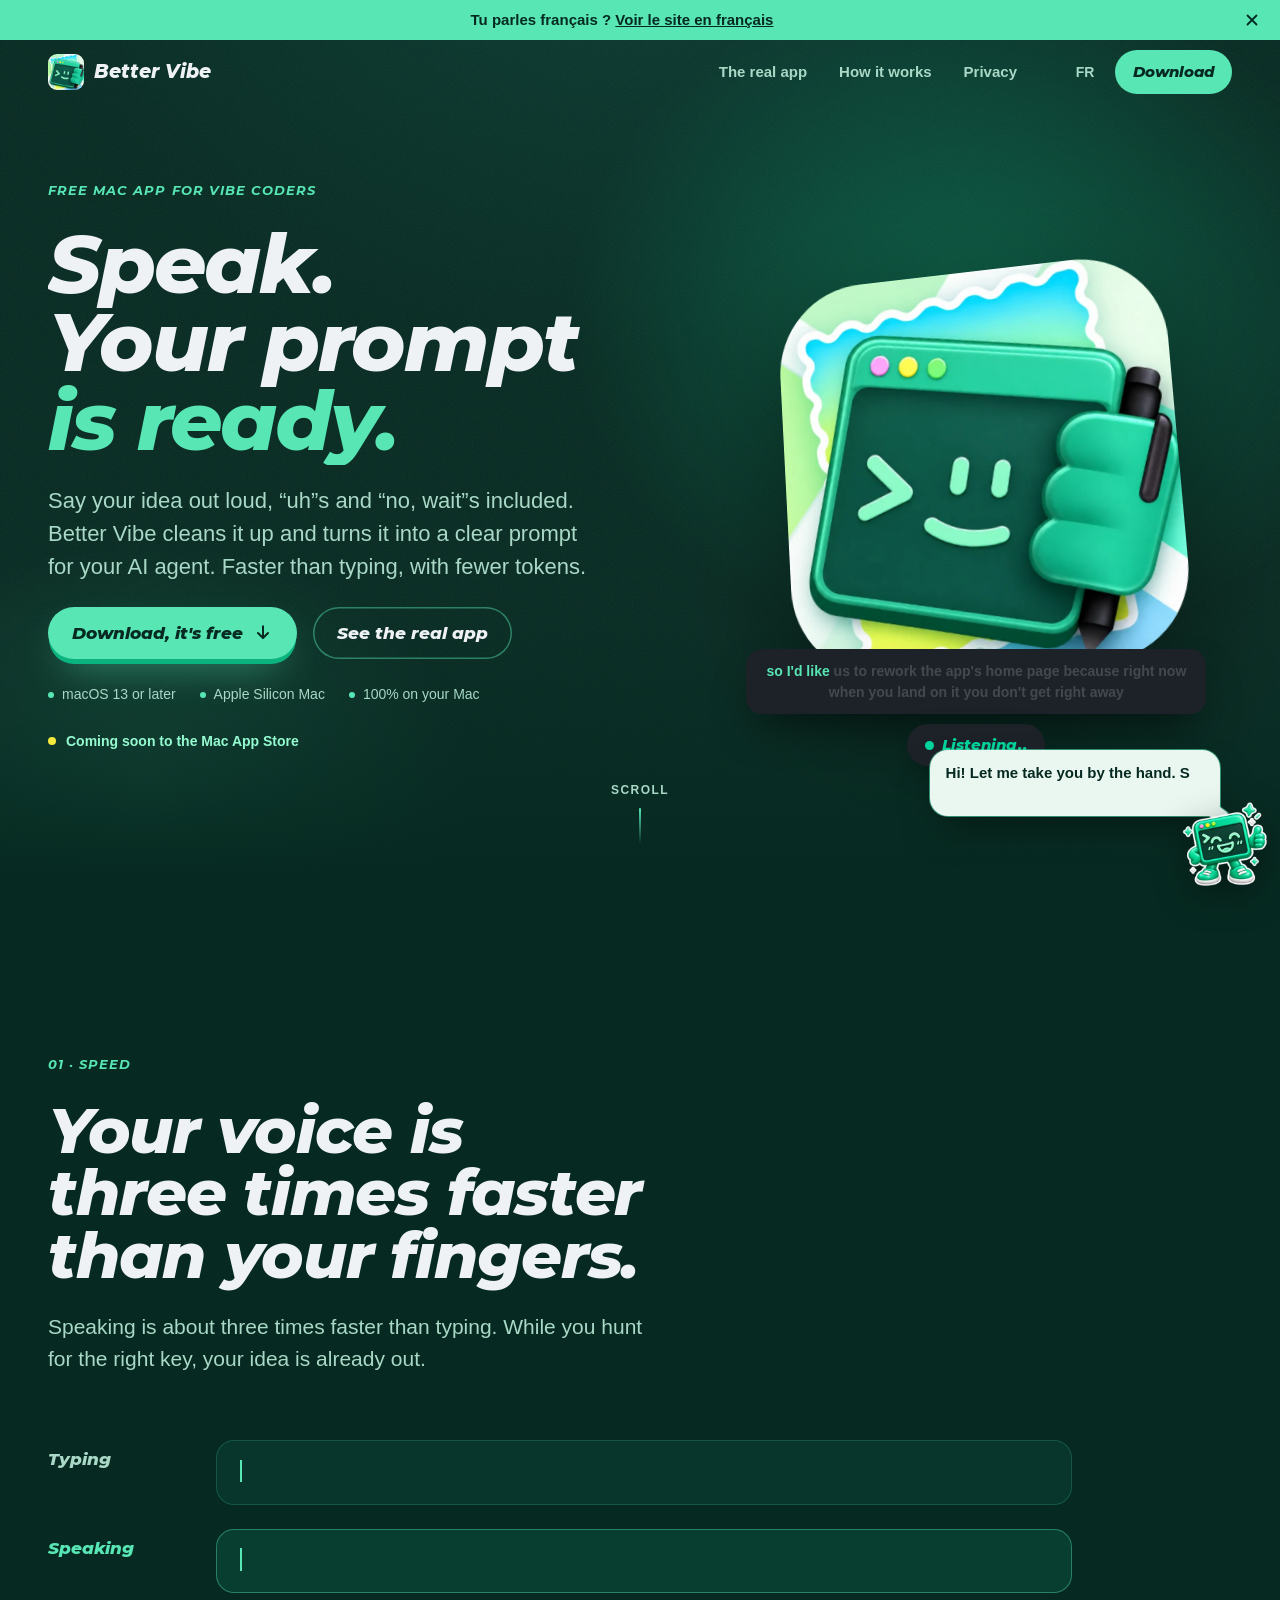
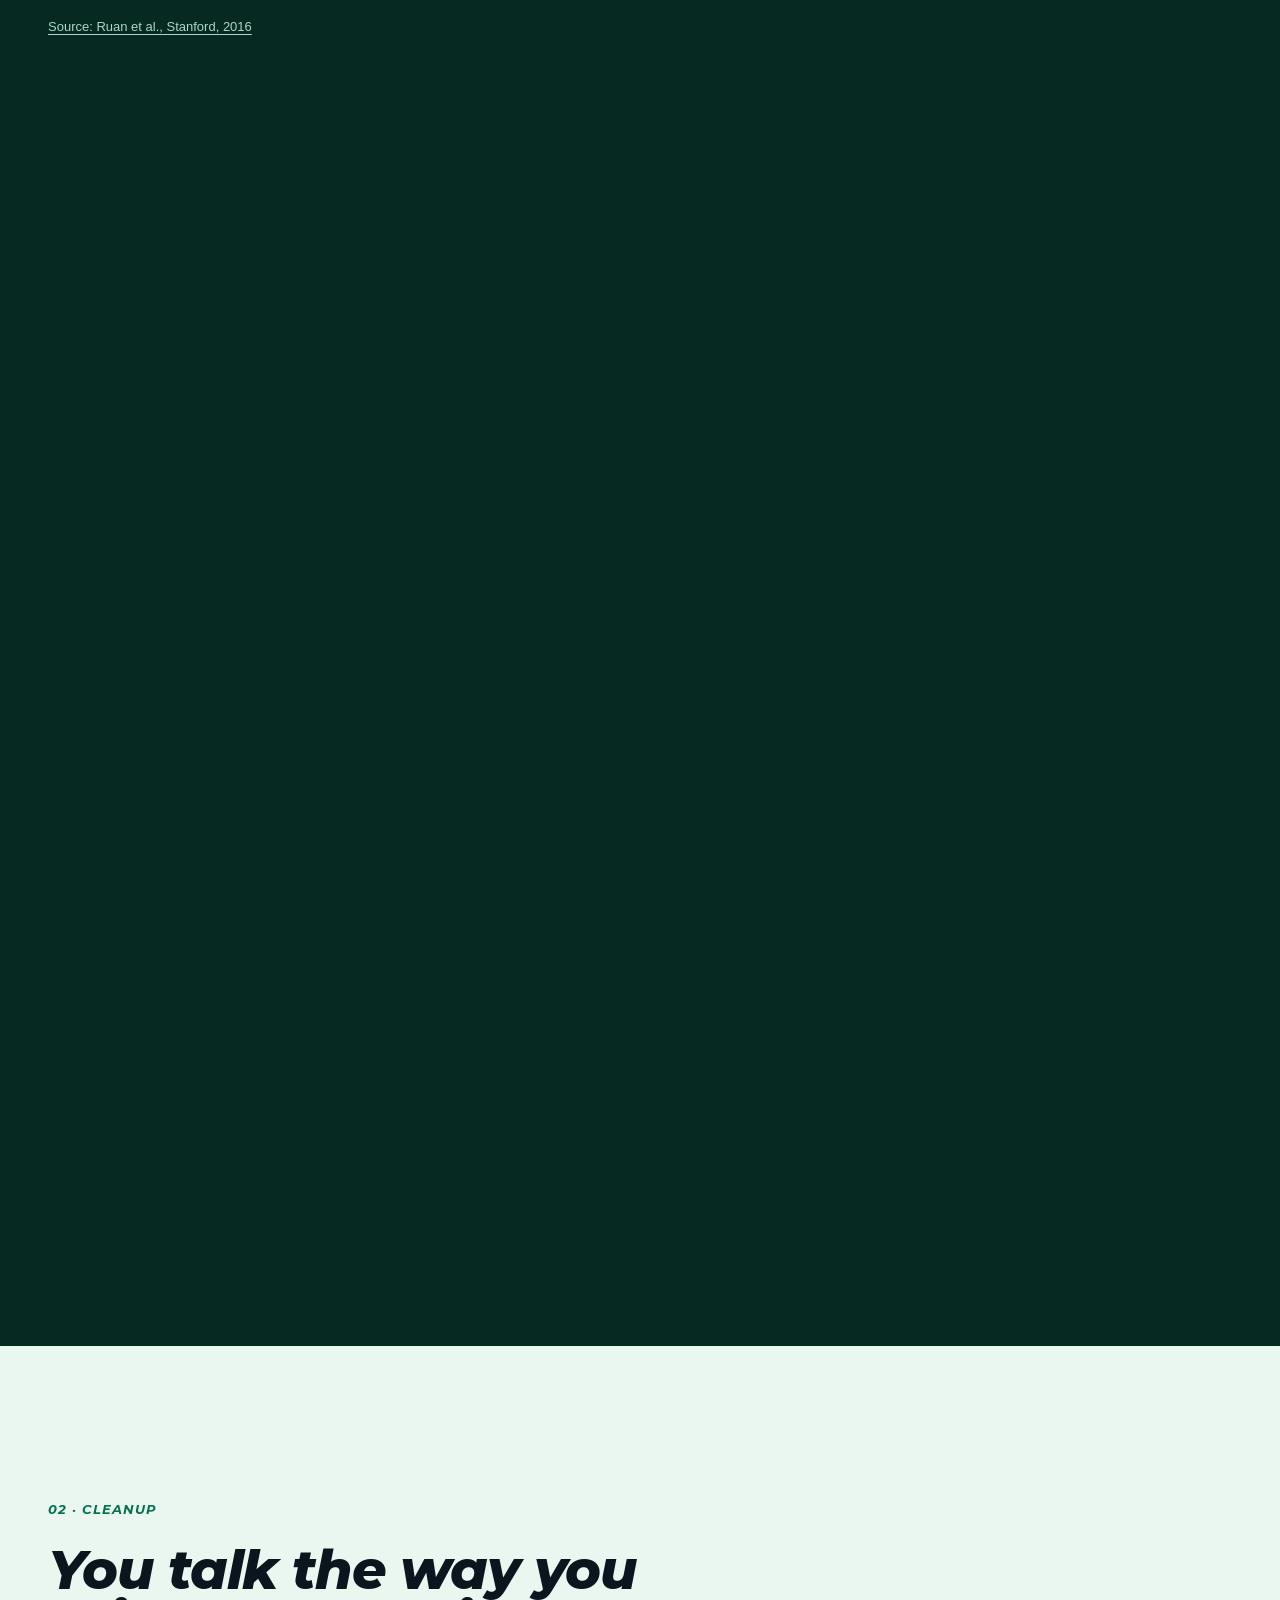
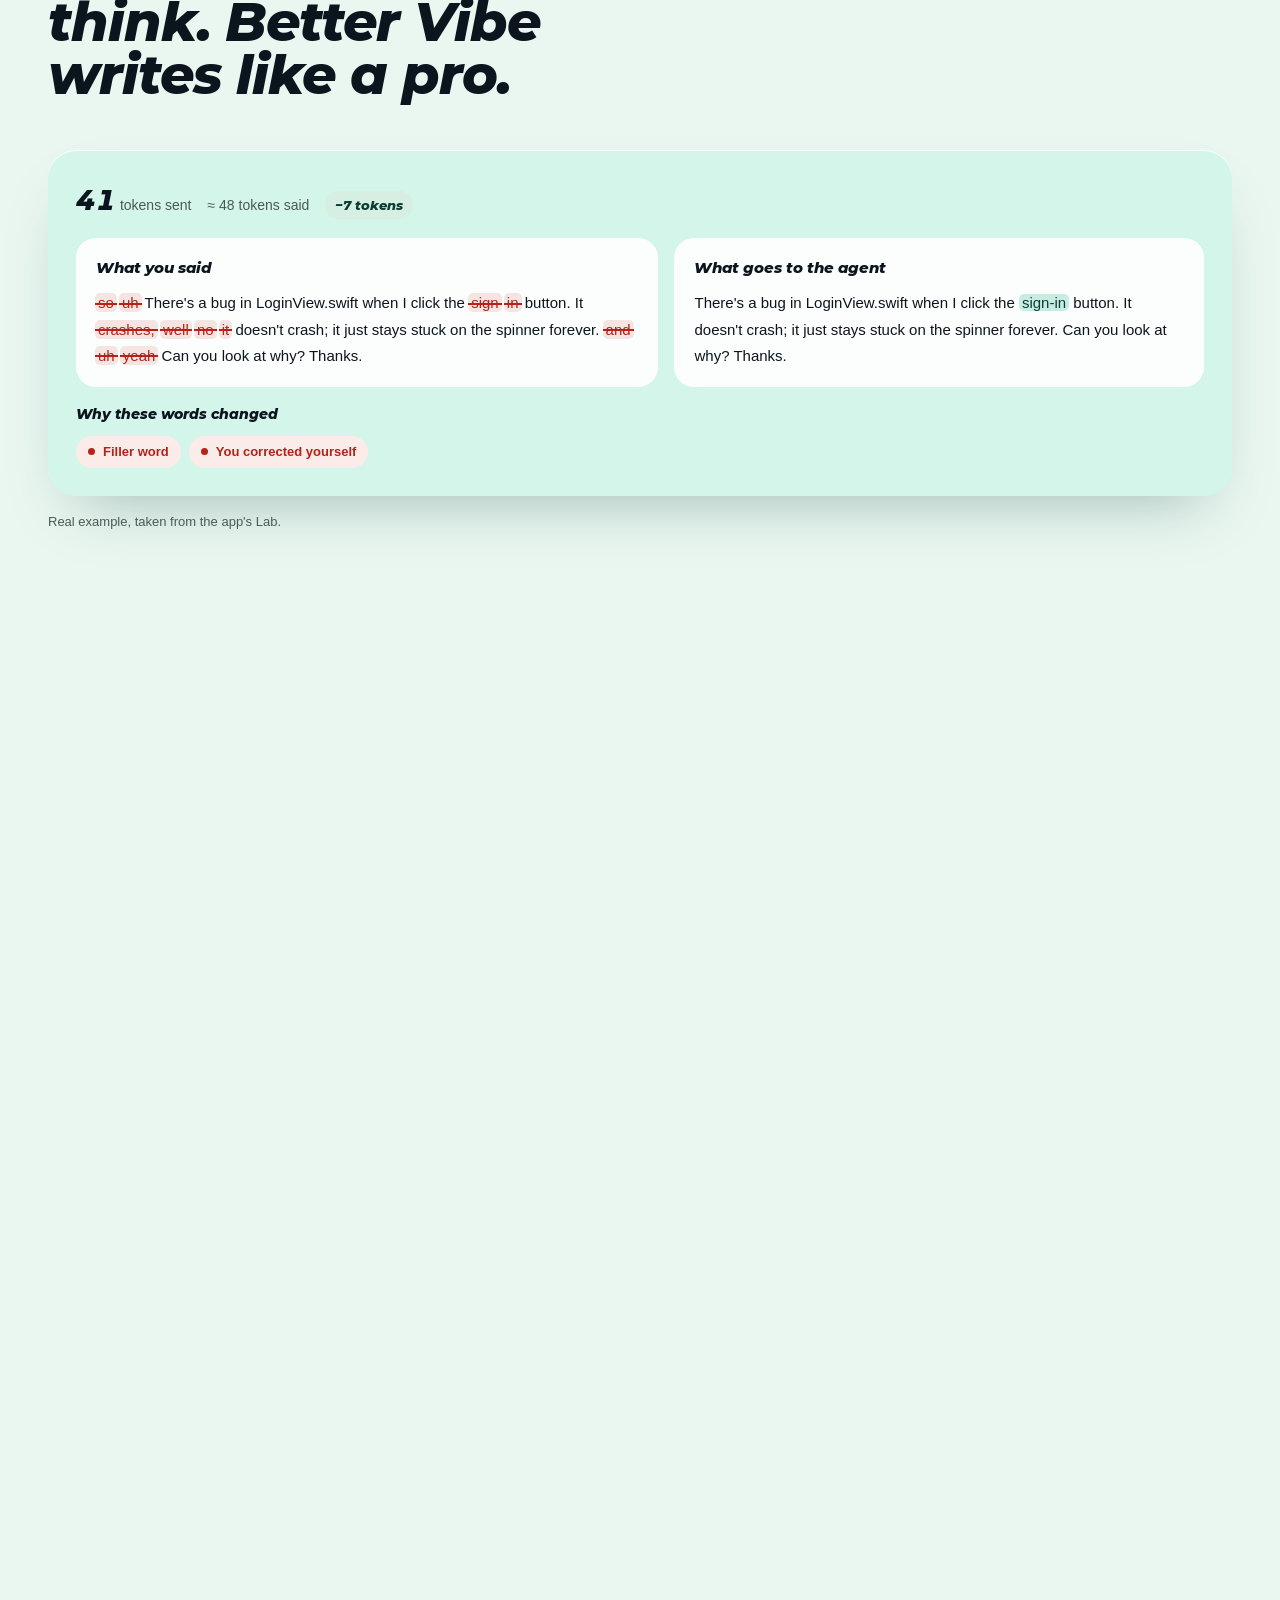
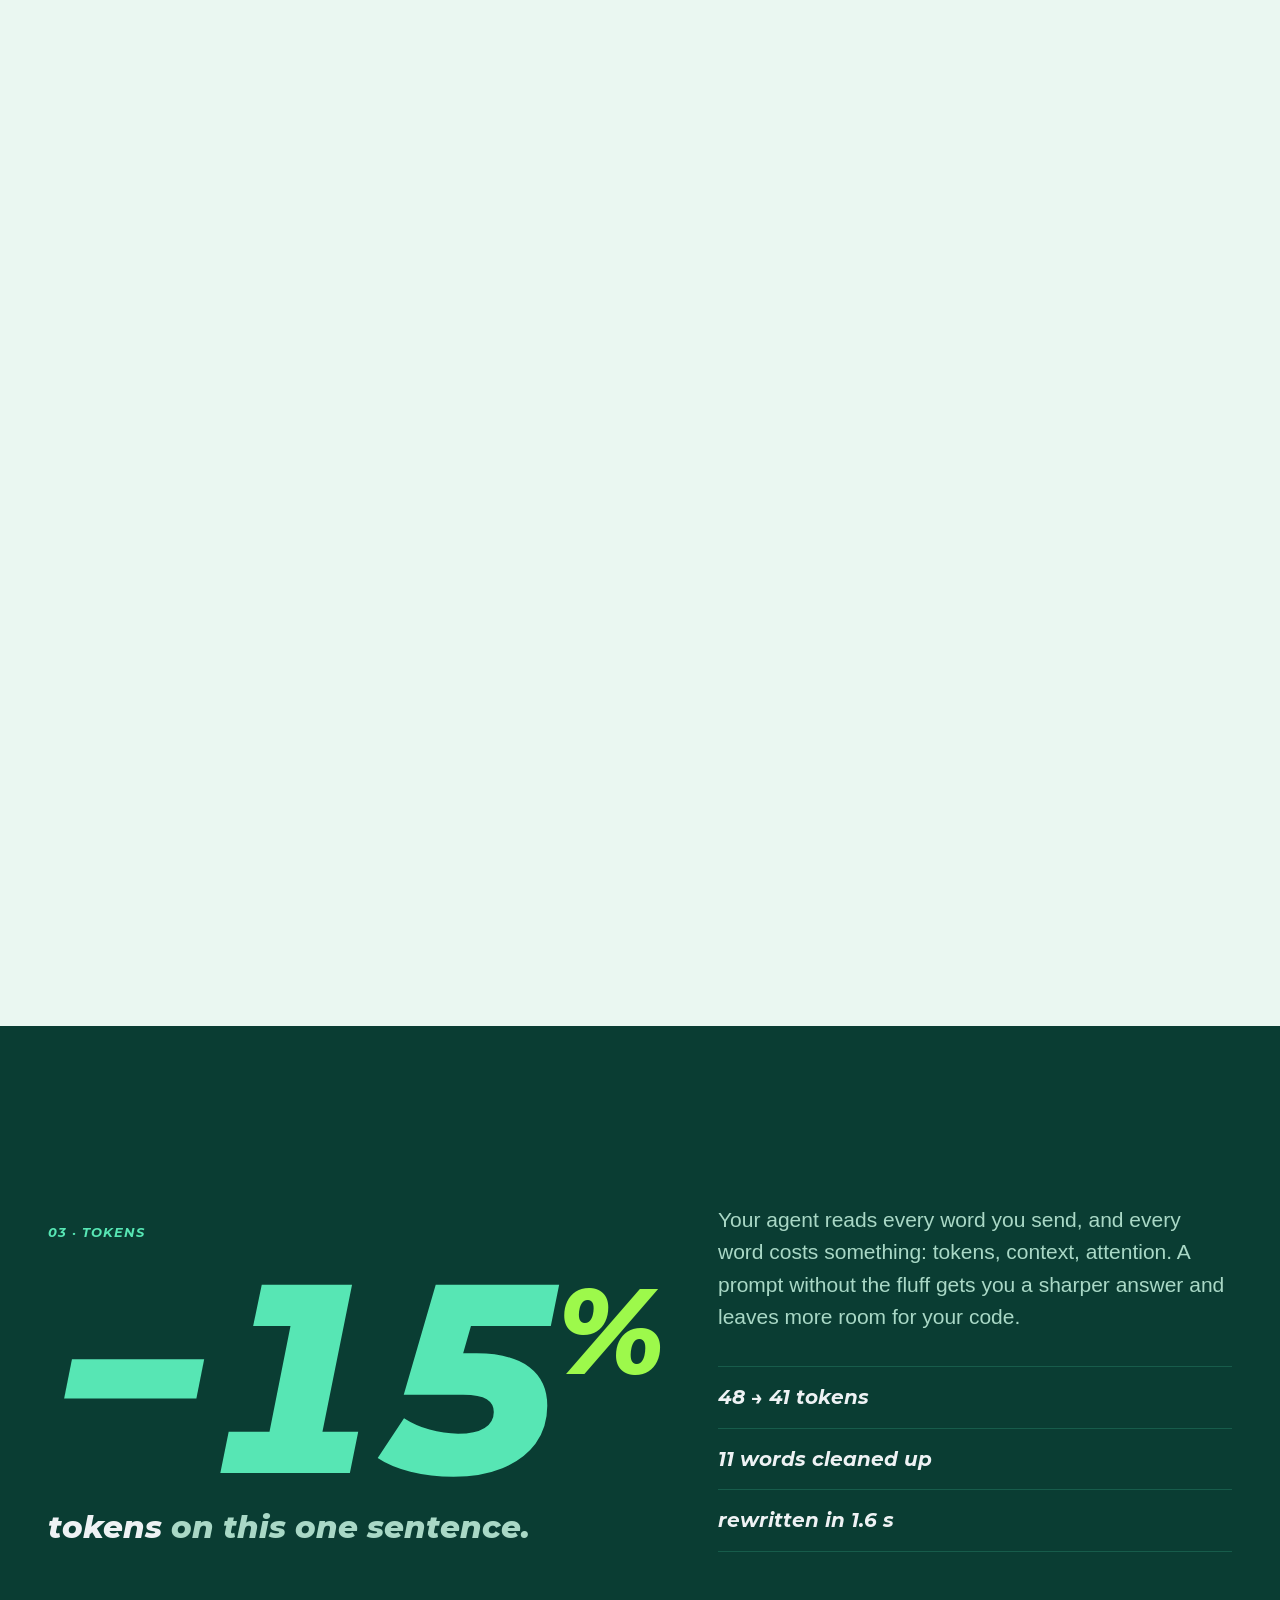
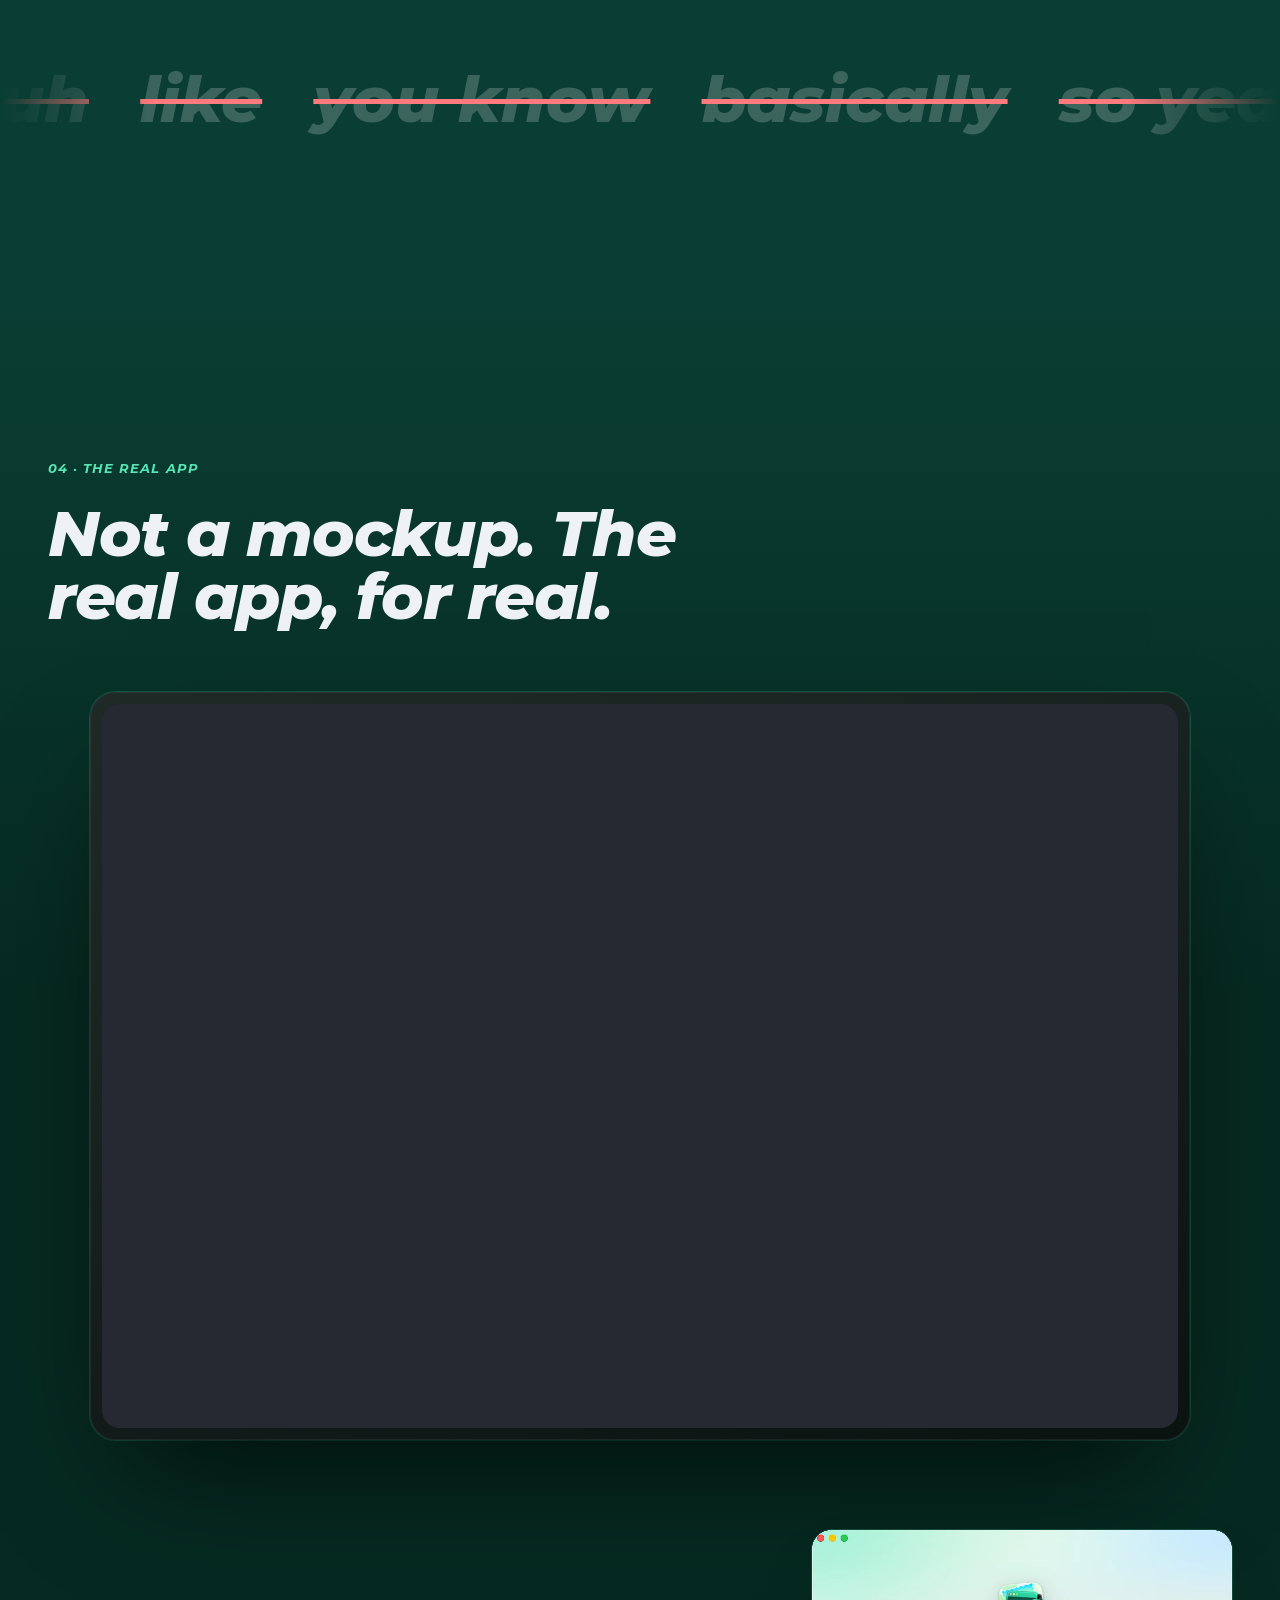
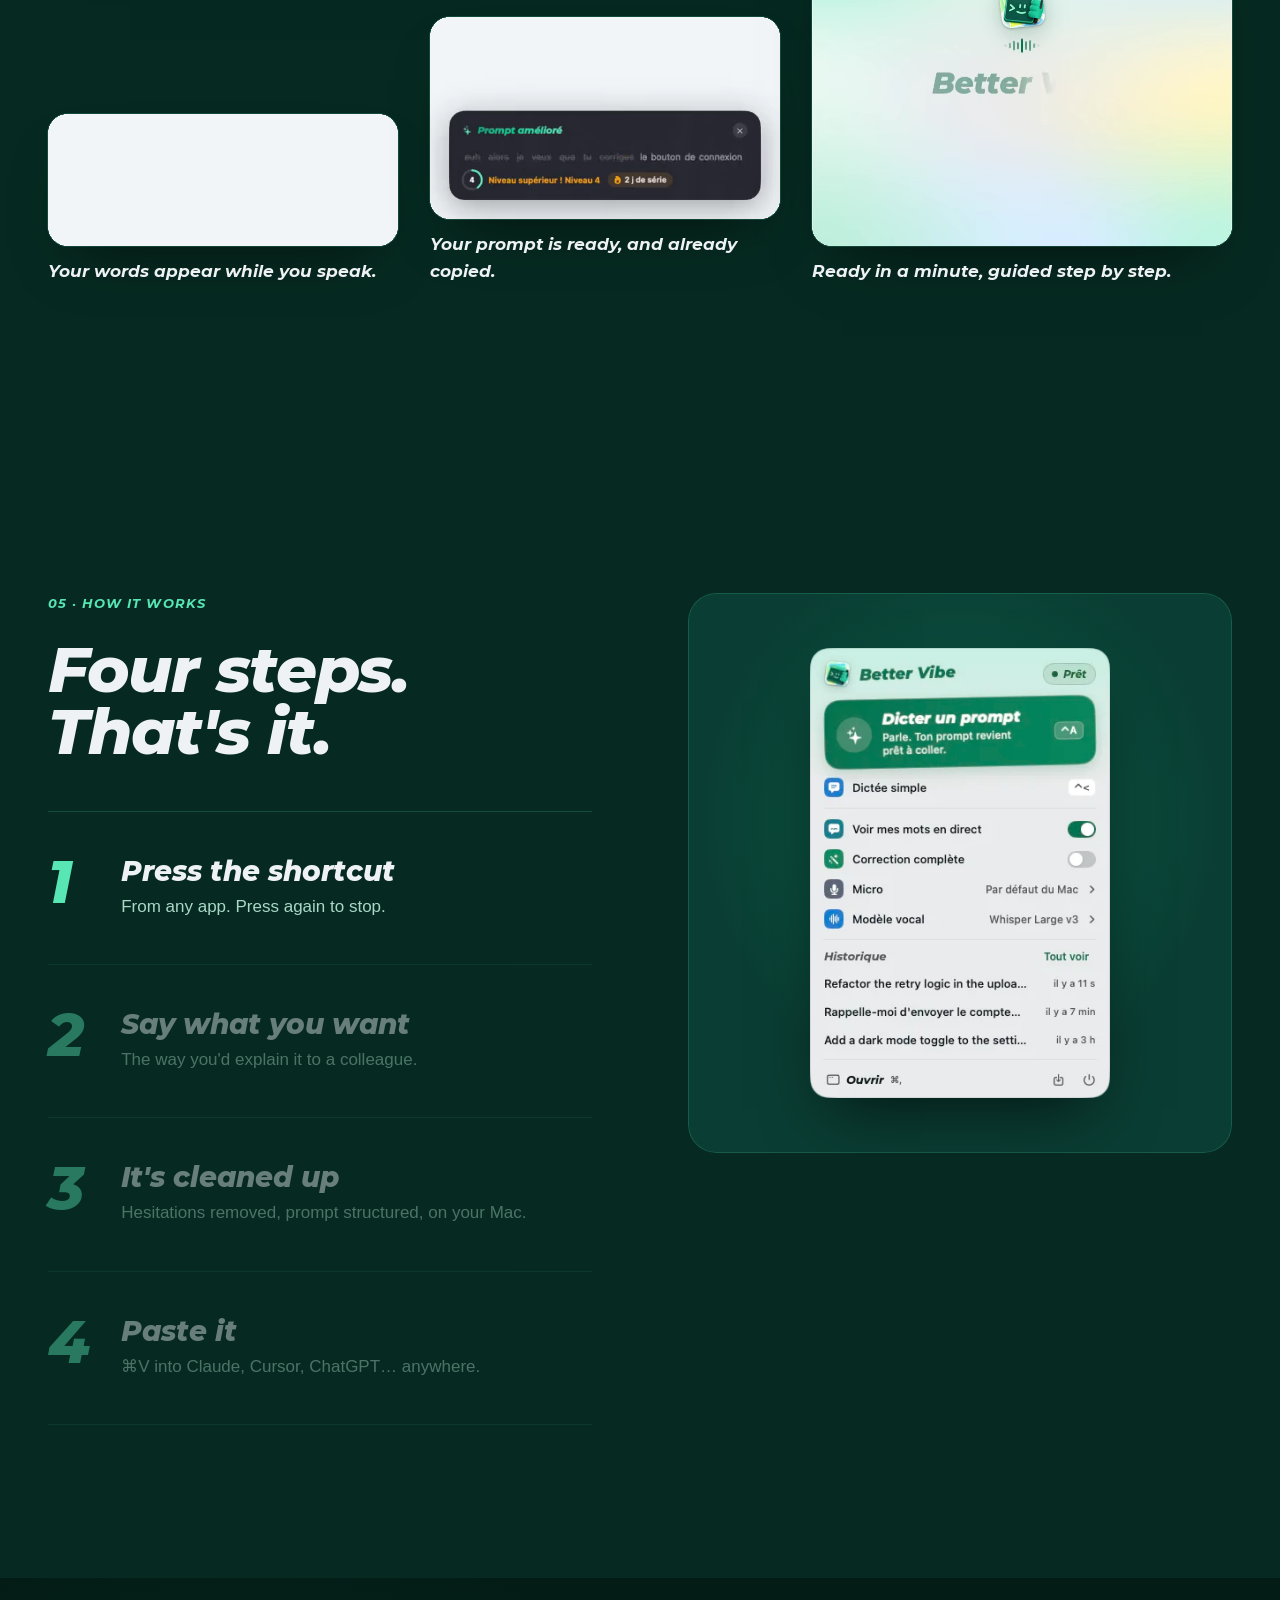
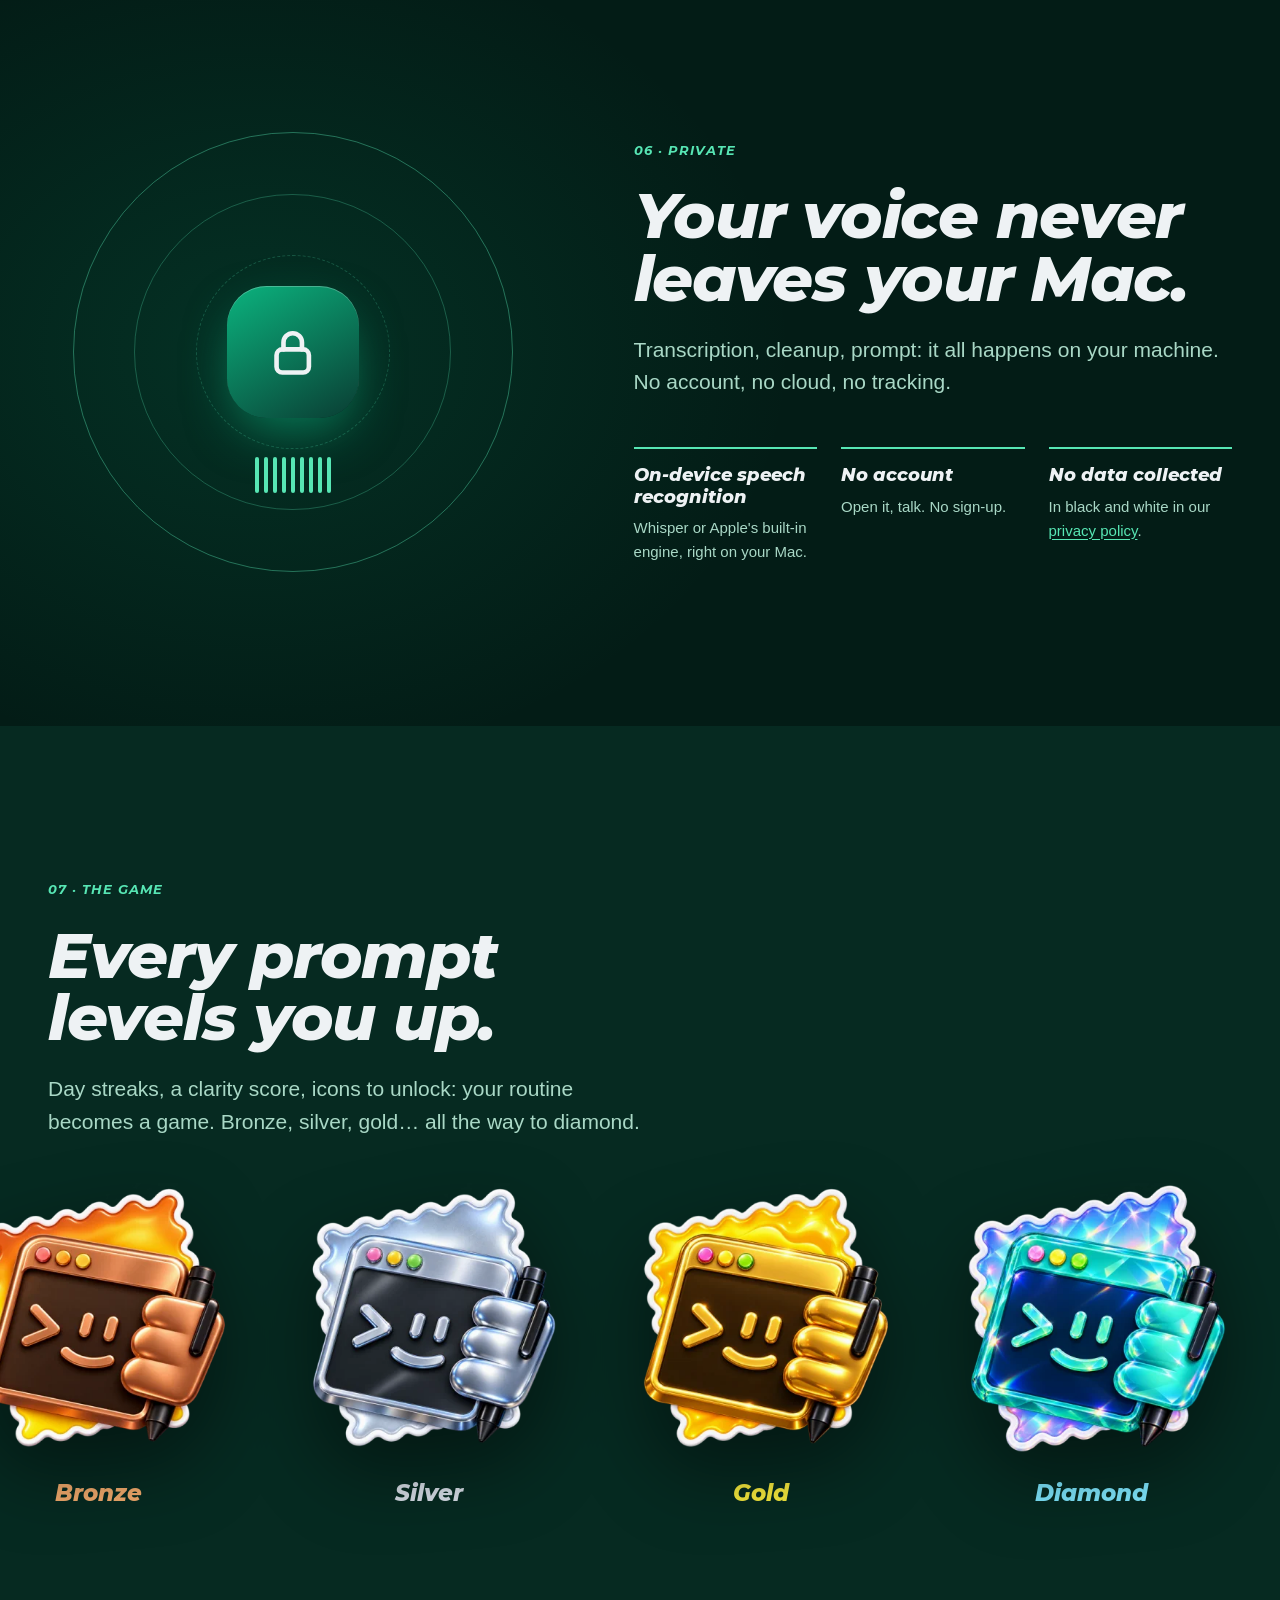
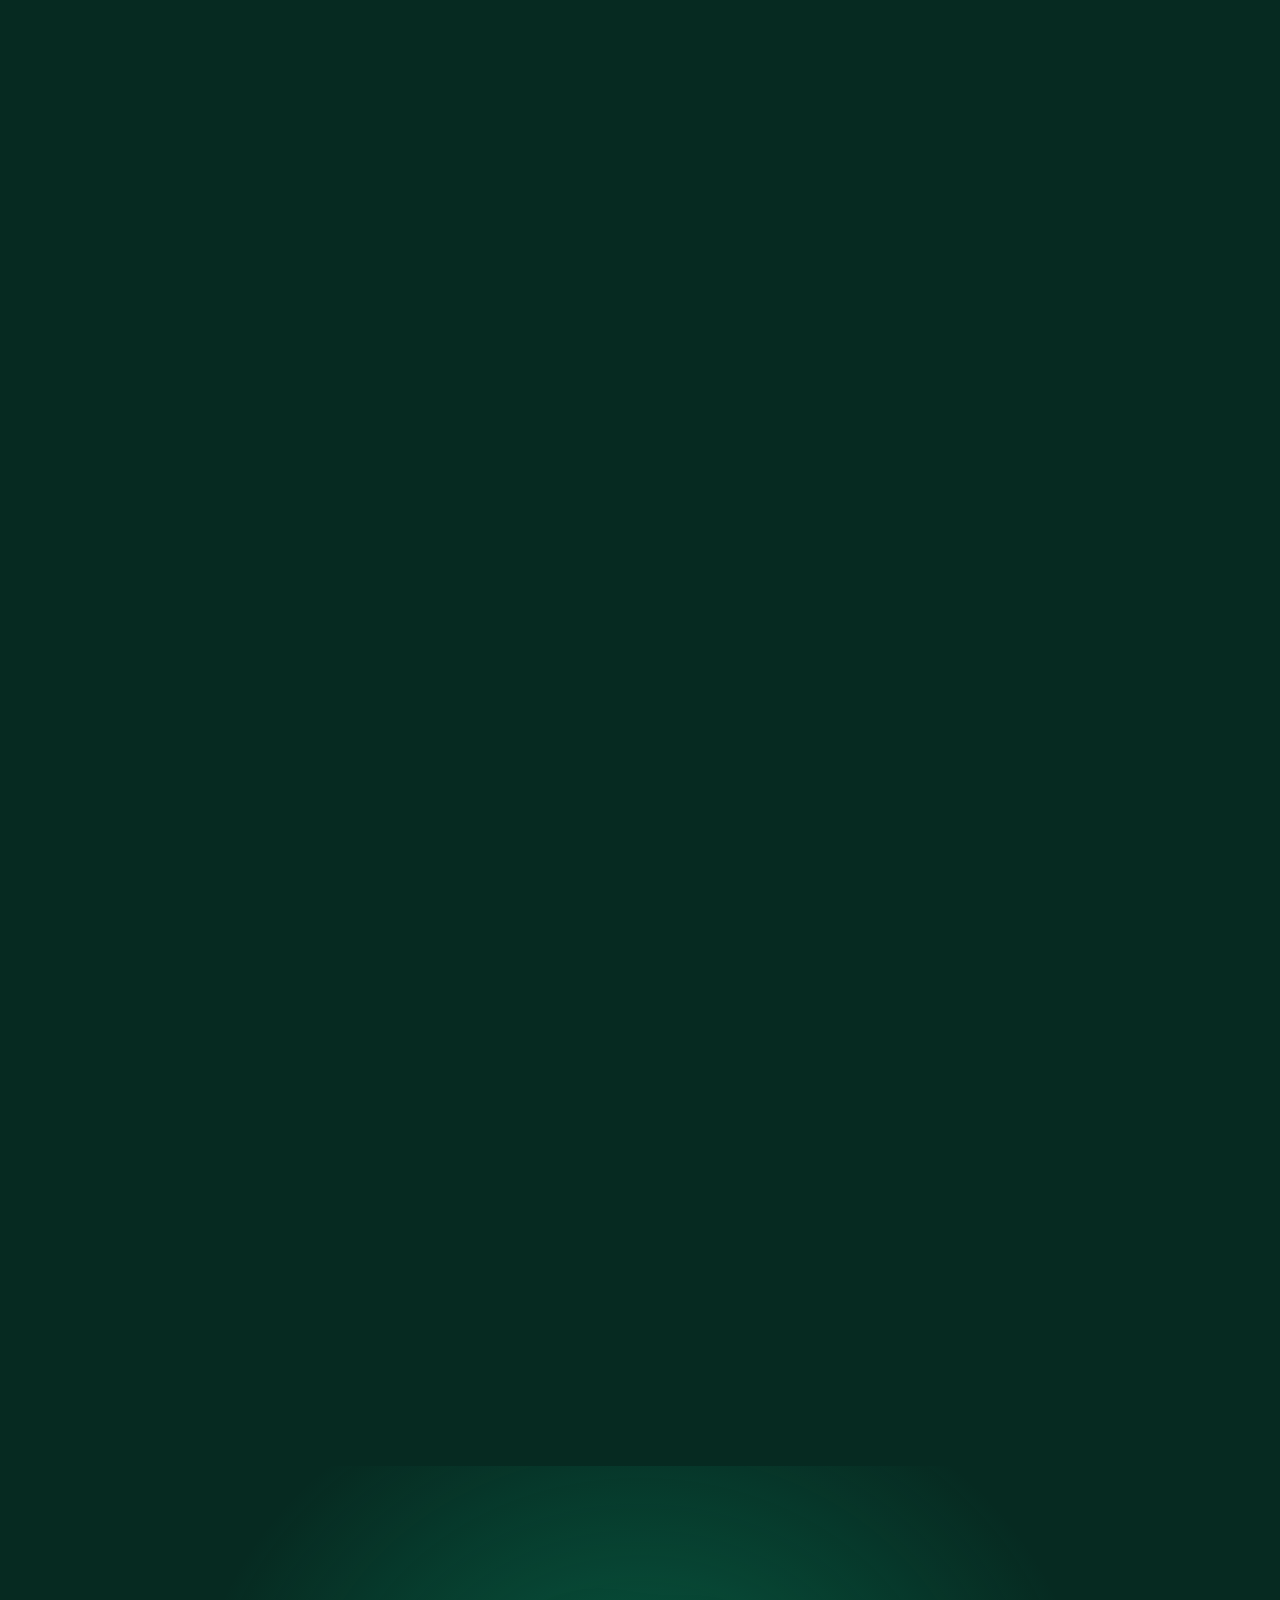
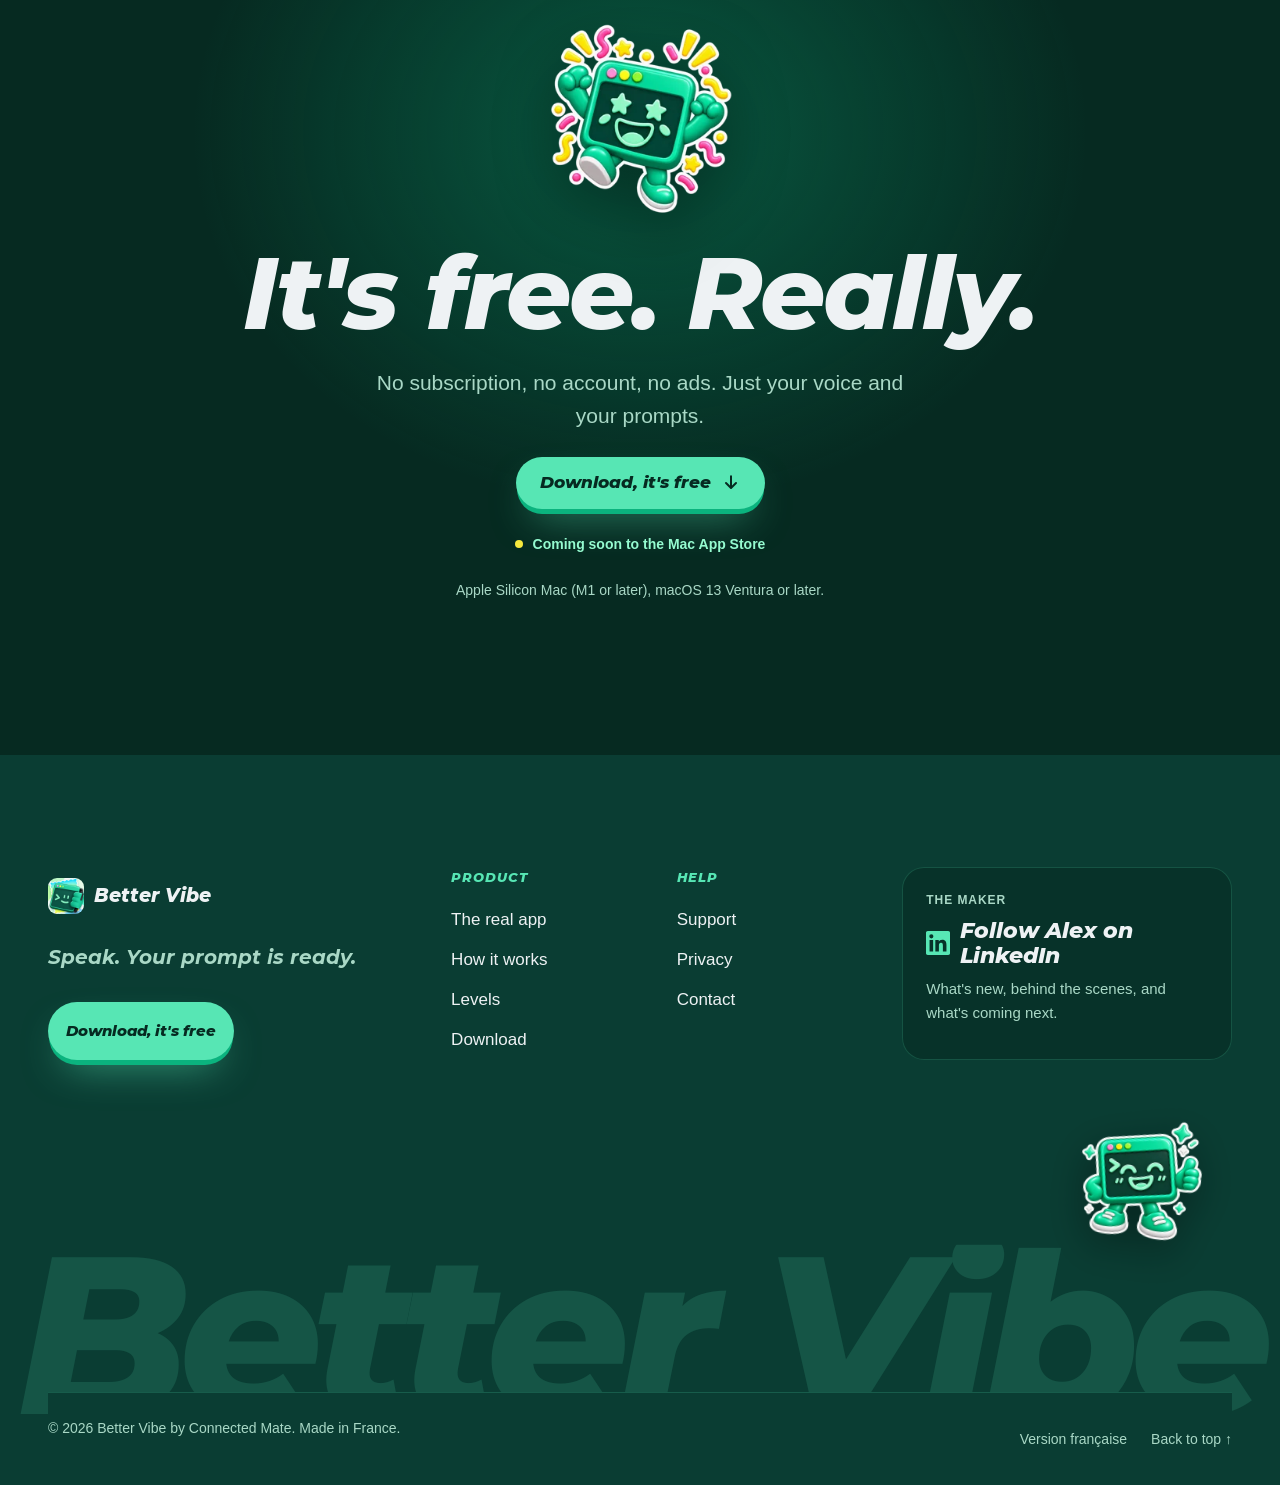
<file: index.html>
<!doctype html>
<html lang="en">
<head>
<meta charset="utf-8">
<meta name="viewport" content="width=device-width, initial-scale=1, viewport-fit=cover">
<title>Better Vibe — Speak. Your prompt is ready. Free Mac app</title>
<meta name="description" content="Better Vibe turns your voice into clean prompts for your AI coding agents. Speak 3× faster than you type, send fewer tokens. Free, 100% on your Mac.">
<meta name="theme-color" content="#062a21">
<meta name="color-scheme" content="dark light">
<link rel="canonical" href="https://connected-mate.github.io/better-vibe-site/">
<link rel="alternate" hreflang="en" href="https://connected-mate.github.io/better-vibe-site/">
<link rel="alternate" hreflang="fr" href="https://connected-mate.github.io/better-vibe-site/fr/">
<link rel="alternate" hreflang="x-default" href="https://connected-mate.github.io/better-vibe-site/">
<link rel="icon" type="image/png" sizes="32x32" href="assets/favicon-32.png">
<link rel="icon" type="image/png" sizes="64x64" href="assets/favicon-64.png">
<link rel="apple-touch-icon" href="assets/brand/apple-touch-icon.png">
<meta property="og:type" content="website">
<meta property="og:site_name" content="Better Vibe">
<meta property="og:title" content="Better Vibe — Speak. Your prompt is ready. Free Mac app">
<meta property="og:description" content="Better Vibe turns your voice into clean prompts for your AI coding agents. Speak 3× faster than you type, send fewer tokens. Free, 100% on your Mac.">
<meta property="og:url" content="https://connected-mate.github.io/better-vibe-site/">
<meta property="og:image" content="https://connected-mate.github.io/better-vibe-site/assets/og-en.jpg">
<meta property="og:image:width" content="1200">
<meta property="og:image:height" content="630">
<meta property="og:locale" content="en_US">
<meta property="og:locale:alternate" content="fr_FR">
<meta name="twitter:card" content="summary_large_image">
<meta name="twitter:title" content="Better Vibe — Speak. Your prompt is ready. Free Mac app">
<meta name="twitter:description" content="Better Vibe turns your voice into clean prompts for your AI coding agents. Speak 3× faster than you type, send fewer tokens. Free, 100% on your Mac.">
<meta name="twitter:image" content="https://connected-mate.github.io/better-vibe-site/assets/og-en.jpg">
<script type="application/ld+json">{"@context": "https://schema.org", "@type": "SoftwareApplication", "name": "Better Vibe", "operatingSystem": "macOS 13 or later", "applicationCategory": "DeveloperApplication", "offers": {"@type": "Offer", "price": "0", "priceCurrency": "EUR"}, "description": "Better Vibe turns your voice into clean prompts for your AI coding agents. Speak 3× faster than you type, send fewer tokens. Free, 100% on your Mac.", "url": "https://connected-mate.github.io/better-vibe-site/", "inLanguage": "en", "author": {"@type": "Organization", "name": "Connected Mate"}}</script>
<link rel="preload" href="assets/fonts/montserrat-extrabold-italic.woff2" as="font" type="font/woff2" crossorigin>
<link rel="preload" href="assets/brand/icon-640.webp" as="image" type="image/webp">
<link rel="stylesheet" href="assets/home.css">
<script>document.documentElement.classList.add("js");try{if(matchMedia("(prefers-reduced-motion: reduce)").matches||/[?&]calm/.test(location.search))document.documentElement.classList.add("rm")}catch(e){}</script>
<script src="assets/home.js" defer></script>
</head>
<body>
<a class="skip" href="#main">Skip to content</a>
<div class="lang-banner" hidden><p>Tu parles français ? <a href="fr/" hreflang="fr" lang="fr">Voir le site en français</a></p><button type="button" class="lang-banner-x" aria-label="Close"><svg viewBox="0 0 24 24" aria-hidden="true" fill="none" stroke="currentColor" stroke-width="2.4" stroke-linecap="round"><path d="M6 6l12 12M18 6L6 18"/></svg></button></div>
<div class="progress" aria-hidden="true"><span></span></div>
<header class="top">
  <a class="brand" href="./" aria-label="Better Vibe">
    <img src="assets/brand/icon-384.webp" alt="" width="36" height="36"><span>Better Vibe</span>
  </a>
  <nav class="top-nav" aria-label="Main"><a href="#produit">The real app</a><a href="#comment">How it works</a><a href="#prive">Privacy</a></nav>
  <div class="top-actions">
    <a class="lang" href="fr/" hreflang="fr" aria-label="Version française">FR</a>
    <a class="btn btn-sm" href="#telecharger" data-download><span>Download</span><svg viewBox="0 0 24 24" aria-hidden="true" fill="none" stroke="currentColor" stroke-width="2.4" stroke-linecap="round" stroke-linejoin="round"><path d="M12 4v13M6 12l6 6 6-6"/></svg></a>
  </div>
</header>

<main id="main">

<section class="hero" data-guide="hero" aria-labelledby="hero-h">
  <div class="hero-glow" aria-hidden="true"></div>
  <div class="hero-copy">
    <p class="kicker hero-in" style="--i:0">Free Mac app for vibe coders</p>
    <h1 id="hero-h" class="display"><span class="line"><span class="line-in" style="--i:0">Speak.</span></span><span class="line"><span class="line-in" style="--i:1">Your prompt</span></span><span class="line"><span class="line-in" style="--i:2">is ready.</span></span></h1>
    <p class="lede hero-in" style="--i:3">Say your idea out loud, “uh”s and “no, wait”s included. Better Vibe cleans it up and turns it into a clear prompt for your AI agent. Faster than typing, with fewer tokens.</p>
    <div class="cta-row hero-in" style="--i:4">
      <a class="btn btn-primary" href="#telecharger" data-download><span>Download, it&#x27;s free</span><svg viewBox="0 0 24 24" aria-hidden="true" fill="none" stroke="currentColor" stroke-width="2.4" stroke-linecap="round" stroke-linejoin="round"><path d="M12 4v13M6 12l6 6 6-6"/></svg></a>
      <a class="btn btn-ghost" href="#produit">See the real app</a>
    </div>
    <ul class="hero-meta hero-in" style="--i:5"><li>macOS 13 or later</li><li>Apple Silicon Mac</li><li>100% on your Mac</li></ul>
    <p class="soon"><span class="soon-dot" aria-hidden="true"></span>Coming soon to the Mac App Store</p>
  </div>
  <div class="hero-stage" role="img" aria-label="Animation: a dictated sentence appears word by word, then becomes a clean prompt, copied.">
    <div class="stage-icon" aria-hidden="true">
      <img src="assets/brand/icon-640.webp" width="640" height="640" alt="" fetchpriority="high">
    </div>
    <div class="stage-ui" aria-hidden="true">
      <div class="pill-text"><p><span>so </span><span>I&#x27;d </span><span>like </span><span>us </span><span>to </span><span>rework </span><span>the </span><span>app&#x27;s </span><span>home </span><span>page </span><span>because </span><span>right </span><span>now </span><span>when </span><span>you </span><span>land </span><span>on </span><span>it </span><span>you </span><span>don&#x27;t </span><span>get </span><span>right </span><span>away </span></p></div>
      <div class="pill"><i></i><span>Listening</span><b>.</b><b>.</b></div>
      <div class="result">
        <div class="result-top"><span class="result-title"><svg viewBox="0 0 24 24" aria-hidden="true" fill="currentColor"><path d="M12 2l1.9 6.1L20 10l-6.1 1.9L12 18l-1.9-6.1L4 10l6.1-1.9zM19 15l.9 2.1L22 18l-2.1.9L19 21l-.9-2.1L16 18l2.1-.9z"/></svg>Improved prompt</span><span class="result-copied"><svg viewBox="0 0 24 24" aria-hidden="true" fill="none" stroke="currentColor" stroke-width="3" stroke-linecap="round" stroke-linejoin="round"><path d="M5 12.5l4.5 4.5L19 7"/></svg>Copied</span></div>
        <p>Rework the home page: when people land on it, they don&#x27;t immediately understand what the app does.</p>
      </div>
    </div>
  </div>
  <a class="scroll-cue" href="#vitesse"><span>Scroll</span><i aria-hidden="true"></i></a>
</section>

<section id="vitesse" class="ch ch-speed pin" data-scrub="speed" data-guide="c1" aria-labelledby="c1-h">
  <div class="sticky">
    <div class="wrap">
      <p class="kicker">01 · Speed</p>
      <h2 id="c1-h" class="display-2">Your voice is three times faster than your fingers.</h2>
      <p class="sub">Speaking is about three times faster than typing. While you hunt for the right key, your idea is already out.</p>
      <div class="race" aria-hidden="true">
        <div class="lane lane-kb"><span class="lane-l">Typing</span><div class="lane-track"><p class="lane-text"><span>Add a dark mode to the settings page and keep the choice after a restart.</span></p><i class="caret"></i></div></div>
        <div class="lane lane-voice"><span class="lane-l">Speaking</span><div class="lane-track"><p class="lane-text"><span>Add a dark mode to the settings page and keep the choice after a restart.</span></p><i class="caret"></i></div><span class="x3">×3</span></div>
      </div>
      <p class="src"><a href="https://arxiv.org/abs/1608.07323" rel="noopener" target="_blank">Source: Ruan et al., Stanford, 2016<span class="vh"> (new tab)</span></a></p>
    </div>
  </div>
</section>

<section id="nettoyage" class="ch ch-clean pin" data-scrub="clean" data-guide="c2" aria-labelledby="c2-h">
  <div class="sticky">
    <div class="wrap">
      <p class="kicker">02 · Cleanup</p>
      <h2 id="c2-h" class="display-2">You talk the way you think. Better Vibe writes like a pro.</h2>
      <div class="lab">
        <div class="lab-meter"><span><b class="tok-in" data-from="48" data-to="41">41</b> tokens sent</span><span class="tok-was">≈ 48 tokens said</span><span class="tok-delta">−7 tokens</span></div>
        <div class="lab-cols">
          <div class="lab-said"><h3>What you said</h3><p><span class="w x" data-k="f" data-n="0"><s>so</s></span> <span class="w x" data-k="f" data-n="1"><s>uh</s></span> <span class="w">There&#x27;s</span> <span class="w">a</span> <span class="w">bug</span> <span class="w">in</span> <span class="w">LoginView.swift</span> <span class="w">when</span> <span class="w">I</span> <span class="w">click</span> <span class="w">the</span> <span class="w x" data-k="c" data-n="2"><s>sign</s></span> <span class="w x" data-k="c" data-n="3"><s>in</s></span> <span class="w">button.</span> <span class="w">It</span> <span class="w x" data-k="c" data-n="4"><s>crashes,</s></span> <span class="w x" data-k="f" data-n="5"><s>well</s></span> <span class="w x" data-k="c" data-n="6"><s>no</s></span> <span class="w x" data-k="c" data-n="7"><s>it</s></span> <span class="w">doesn&#x27;t</span> <span class="w">crash;</span> <span class="w">it</span> <span class="w">just</span> <span class="w">stays</span> <span class="w">stuck</span> <span class="w">on</span> <span class="w">the</span> <span class="w">spinner</span> <span class="w">forever.</span> <span class="w x" data-k="f" data-n="8"><s>and</s></span> <span class="w x" data-k="f" data-n="9"><s>uh</s></span> <span class="w x" data-k="f" data-n="10"><s>yeah</s></span> <span class="w">Can</span> <span class="w">you</span> <span class="w">look</span> <span class="w">at</span> <span class="w">why?</span> <span class="w">Thanks.</span></p></div>
          <div class="lab-sent"><h3>What goes to the agent</h3><p>There's a bug in LoginView.swift when I click the <mark>sign-in</mark> button. It doesn't crash; it just stays stuck on the spinner forever. Can you look at why? Thanks.</p></div>
        </div>
        <div class="lab-why"><h3>Why these words changed</h3><ul><li data-k="f"><span class="dot" aria-hidden="true"></span>Filler word</li><li data-k="c"><span class="dot" aria-hidden="true"></span>You corrected yourself</li></ul></div>
      </div>
      <p class="note">Real example, taken from the app&#x27;s Lab.</p>
    </div>
  </div>
</section>

<section id="tokens" class="ch ch-tokens" data-guide="c3" aria-labelledby="c3-h">
  <div class="wrap tokens-grid">
    <div>
      <p class="kicker">03 · Tokens</p>
      <h2 id="c3-h" class="big-num"><span class="num" data-count="15">−15</span><span class="pct">%</span><span class="vh"> tokens on this one sentence.</span></h2>
      <p class="big-sub" aria-hidden="true">tokens <em>on this one sentence.</em></p>
    </div>
    <div>
      <p class="sub">Your agent reads every word you send, and every word costs something: tokens, context, attention. A prompt without the fluff gets you a sharper answer and leaves more room for your code.</p>
      <ul class="facts"><li data-reveal style="--d:0">48 → 41 tokens</li><li data-reveal style="--d:1">11 words cleaned up</li><li data-reveal style="--d:2">rewritten in 1.6 s</li></ul>
    </div>
  </div>
  <div class="ticker" aria-hidden="true"><div class="ticker-in"><span>uh</span><span>like</span><span>you know</span><span>basically</span><span>so yeah</span><span>I mean</span><span>no wait</span><span>uh</span><span>like</span><span>you know</span><span>basically</span><span>so yeah</span><span>I mean</span><span>no wait</span></div></div>
</section>

<section id="produit" class="ch ch-product" data-guide="c4" aria-labelledby="c4-h">
  <div class="wrap">
    <p class="kicker">04 · The real app</p>
    <h2 id="c4-h" class="display-2">Not a mockup. The real app, for real.</h2>
  </div>
  <div class="tour" data-scrub="tour" data-mode="view">
    <div class="mac">
      <div class="mac-screen"><video class="vid " width="1040" height="700" style="aspect-ratio:1040/700" muted loop playsinline preload="metadata" poster="assets/media/app-tour-en-dark-poster.webp" aria-label="Tour of the Better Vibe app: home, dictate, how it works, lab." data-auto><source src="assets/media/app-tour-en-dark.webm" type="video/webm"><source src="assets/media/app-tour-en-dark.mp4" type="video/mp4"></video></div>
    </div>
  </div>
  <div class="wrap clips"><figure class="clip" data-reveal style="--d:0"><div class="clip-frame"><video class="vid " width="524" height="198" style="aspect-ratio:524/198" muted loop playsinline preload="none" poster="assets/media/live-text-fr-light-poster.webp" aria-label="Your words appear while you speak." data-auto><source src="assets/media/live-text-fr-light.webm" type="video/webm"><source src="assets/media/live-text-fr-light.mp4" type="video/mp4"></video></div><figcaption>Your words appear while you speak.</figcaption></figure><figure class="clip" data-reveal style="--d:1"><div class="clip-frame"><video class="vid " width="520" height="300" style="aspect-ratio:520/300" muted loop playsinline preload="none" poster="assets/media/reveal-clean-fr-poster.webp" aria-label="Your prompt is ready, and already copied." data-auto><source src="assets/media/reveal-clean-fr.webm" type="video/webm"><source src="assets/media/reveal-clean-fr.mp4" type="video/mp4"></video></div><figcaption>Your prompt is ready, and already copied.</figcaption></figure><figure class="clip" data-reveal style="--d:2"><div class="clip-frame"><video class="vid " width="822" height="620" style="aspect-ratio:822/620" muted loop playsinline preload="none" poster="assets/media/onboarding-fr-light-poster.webp" aria-label="Ready in a minute, guided step by step." data-auto><source src="assets/media/onboarding-fr-light.webm" type="video/webm"><source src="assets/media/onboarding-fr-light.mp4" type="video/mp4"></video></div><figcaption>Ready in a minute, guided step by step.</figcaption></figure></div>
</section>

<section id="comment" class="ch ch-how" data-guide="c5" aria-labelledby="c5-h">
  <div class="wrap how-grid">
    <div class="how-copy">
      <p class="kicker">05 · How it works</p>
      <h2 id="c5-h" class="display-2">Four steps. That&#x27;s it.</h2>
      <ol class="steps"><li class="step" data-step="0"><span class="step-n" aria-hidden="true">1</span><div><h3>Press the shortcut</h3><p>From any app. Press again to stop.</p></div></li><li class="step" data-step="1"><span class="step-n" aria-hidden="true">2</span><div><h3>Say what you want</h3><p>The way you&#x27;d explain it to a colleague.</p></div></li><li class="step" data-step="2"><span class="step-n" aria-hidden="true">3</span><div><h3>It&#x27;s cleaned up</h3><p>Hesitations removed, prompt structured, on your Mac.</p></div></li><li class="step" data-step="3"><span class="step-n" aria-hidden="true">4</span><div><h3>Paste it</h3><p>⌘V into Claude, Cursor, ChatGPT… anywhere.</p></div></li></ol>
    </div>
    <div class="how-stage" aria-hidden="true">
      <div class="how-view" data-view="0"><img src="assets/media/still-menubar-panel-fr-light.webp" width="340" height="510" alt="" loading="lazy" decoding="async"></div>
      <div class="how-view" data-view="1"><div class="clip-frame"><video class="vid " width="524" height="198" style="aspect-ratio:524/198" muted loop playsinline preload="none" poster="assets/media/live-text-fr-light-poster.webp" aria-label="Your words appear while you speak." data-auto><source src="assets/media/live-text-fr-light.webm" type="video/webm"><source src="assets/media/live-text-fr-light.mp4" type="video/mp4"></video></div></div>
      <div class="how-view" data-view="2"><div class="clip-frame"><video class="vid " width="520" height="300" style="aspect-ratio:520/300" muted loop playsinline preload="none" poster="assets/media/reveal-clean-fr-poster.webp" aria-label="Your prompt is ready, and already copied." data-auto><source src="assets/media/reveal-clean-fr.webm" type="video/webm"><source src="assets/media/reveal-clean-fr.mp4" type="video/mp4"></video></div></div>
      <div class="how-view" data-view="3">
        <div class="paste">
          <div class="paste-bar"><i></i><i></i><i></i><span>Your agent</span></div>
          <div class="paste-body"><p class="paste-text">There's a bug in LoginView.swift when I click the <mark>sign-in</mark> button. It doesn't crash; it just stays stuck on the spinner forever. Can you look at why? Thanks.</p></div>
          <div class="paste-keys"><kbd>⌘</kbd><kbd>V</kbd></div>
        </div>
      </div>
    </div>
  </div>
</section>

<section id="prive" class="ch ch-private" data-guide="c6" aria-labelledby="c6-h">
  <div class="wrap private-grid">
    <div class="vault" aria-hidden="true">
      <div class="vault-ring r1"></div><div class="vault-ring r2"></div><div class="vault-ring r3"></div>
      <div class="vault-core"><svg viewBox="0 0 24 24" fill="none" stroke="currentColor" stroke-width="2" stroke-linecap="round" stroke-linejoin="round"><rect x="5" y="11" width="14" height="10" rx="2.5"/><path d="M8 11V8a4 4 0 0 1 8 0v3"/></svg></div>
      <div class="vault-wave"><i style="--i:0"></i><i style="--i:1"></i><i style="--i:2"></i><i style="--i:3"></i><i style="--i:4"></i><i style="--i:5"></i><i style="--i:6"></i><i style="--i:7"></i><i style="--i:8"></i></div>
    </div>
    <div>
      <p class="kicker">06 · Private</p>
      <h2 id="c6-h" class="display-2">Your voice never leaves your Mac.</h2>
      <p class="sub">Transcription, cleanup, prompt: it all happens on your machine. No account, no cloud, no tracking.</p>
      <ul class="proof"><li data-reveal style="--d:0"><h3>On-device speech recognition</h3><p>Whisper or Apple's built-in engine, right on your Mac.</p></li><li data-reveal style="--d:1"><h3>No account</h3><p>Open it, talk. No sign-up.</p></li><li data-reveal style="--d:2"><h3>No data collected</h3><p>In black and white in our <a href="privacy.html">privacy policy</a>.</p></li></ul>
    </div>
  </div>
</section>

<section id="niveaux" class="ch ch-levels pin" data-scrub="levels" data-guide="c7" aria-labelledby="c7-h">
  <div class="sticky">
    <div class="wrap">
      <p class="kicker">07 · The game</p>
      <h2 id="c7-h" class="display-2">Every prompt levels you up.</h2>
      <p class="sub">Day streaks, a clarity score, icons to unlock: your routine becomes a game. Bronze, silver, gold… all the way to diamond.</p>
    </div>
    <ul class="tiers" aria-label="Original, Bronze, Silver, Gold, Diamond"><li class="tier" style="--i:0"><img src="assets/brand/tier-original.webp" width="384" height="384" alt="" loading="lazy" decoding="async"><span>Original</span></li><li class="tier" style="--i:1"><img src="assets/brand/tier-bronze.webp" width="384" height="384" alt="" loading="lazy" decoding="async"><span>Bronze</span></li><li class="tier" style="--i:2"><img src="assets/brand/tier-silver.webp" width="384" height="384" alt="" loading="lazy" decoding="async"><span>Silver</span></li><li class="tier" style="--i:3"><img src="assets/brand/tier-gold.webp" width="384" height="384" alt="" loading="lazy" decoding="async"><span>Gold</span></li><li class="tier" style="--i:4"><img src="assets/brand/tier-diamond.webp" width="384" height="384" alt="" loading="lazy" decoding="async"><span>Diamond</span></li></ul>
  </div>
</section>

<section id="telecharger" class="ch ch-end" data-guide="end" aria-labelledby="end-h">
  <div class="confetti" aria-hidden="true"><i style="--i:0"></i><i style="--i:1"></i><i style="--i:2"></i><i style="--i:3"></i><i style="--i:4"></i><i style="--i:5"></i><i style="--i:6"></i><i style="--i:7"></i><i style="--i:8"></i><i style="--i:9"></i><i style="--i:10"></i><i style="--i:11"></i><i style="--i:12"></i><i style="--i:13"></i></div>
  <div class="wrap end-in">
    <img class="end-mascot" src="assets/brand/mascot-celebrate.webp" width="256" height="256" alt="" loading="lazy" decoding="async">
    <h2 id="end-h" class="display-2">It&#x27;s free. Really.</h2>
    <p class="sub">No subscription, no account, no ads. Just your voice and your prompts.</p>
    <div class="cta-row"><a class="btn btn-primary" href="#telecharger" data-download><span>Download, it&#x27;s free</span><svg viewBox="0 0 24 24" aria-hidden="true" fill="none" stroke="currentColor" stroke-width="2.4" stroke-linecap="round" stroke-linejoin="round"><path d="M12 4v13M6 12l6 6 6-6"/></svg></a></div>
    <p class="soon"><span class="soon-dot" aria-hidden="true"></span>Coming soon to the Mac App Store</p>
    <p class="req">Apple Silicon Mac (M1 or later), macOS 13 Ventura or later.</p>
  </div>
</section>

</main>

<aside class="guide" aria-label="Your guide" data-lines='{&quot;hero&quot;: [&quot;happy&quot;, &quot;Hi! Let me take you by the hand. Scroll, I&#x27;ll show you everything.&quot;], &quot;c1&quot;: [&quot;streak&quot;, &quot;You talk. I type. Deal?&quot;], &quot;c2&quot;: [&quot;encourage&quot;, &quot;The “uh”s, the “like”s, the sentences you fix halfway… I tidy them up. Your idea stays intact.&quot;], &quot;c3&quot;: [&quot;happy&quot;, &quot;Fewer words, more signal. Your agent will love it.&quot;], &quot;c4&quot;: [&quot;happy&quot;, &quot;This is my place. Everything you see runs on your Mac.&quot;], &quot;c5&quot;: [&quot;encourage&quot;, &quot;Four moves. After a day, you won&#x27;t even notice them.&quot;], &quot;c6&quot;: [&quot;encourage&quot;, &quot;What you say stays between us. Promise.&quot;], &quot;c7&quot;: [&quot;celebrate&quot;, &quot;Level up! Okay, you&#x27;re doing all the work.&quot;], &quot;end&quot;: [&quot;celebrate&quot;, &quot;Shall we? It&#x27;s free.&quot;]}' data-base="assets/brand/">
  <div class="guide-bubble"><p class="guide-say">Hi! Let me take you by the hand. Scroll, I&#x27;ll show you everything.</p></div>
  <img class="guide-img" src="assets/brand/mascot-happy.webp" width="256" height="256" alt="">
  <button type="button" class="guide-x" aria-label="Hide the guide" data-hide="Hide the guide" data-show="Show the guide"><svg viewBox="0 0 24 24" aria-hidden="true" fill="none" stroke="currentColor" stroke-width="2.4" stroke-linecap="round"><path d="M6 6l12 12M18 6L6 18"/></svg></button>
</aside>

<footer class="foot">
  <div class="wrap foot-grid">
    <div class="foot-brand">
      <a class="brand" href="./"><img src="assets/brand/icon-384.webp" alt="" width="44" height="44" loading="lazy"><span>Better Vibe</span></a>
      <p>Speak. Your prompt is ready.</p>
      <a class="btn btn-primary btn-sm" href="#telecharger" data-download><span>Download, it&#x27;s free</span><svg viewBox="0 0 24 24" aria-hidden="true" fill="none" stroke="currentColor" stroke-width="2.4" stroke-linecap="round" stroke-linejoin="round"><path d="M12 4v13M6 12l6 6 6-6"/></svg></a>
    </div>
    <nav class="f-col" aria-label="Product"><h2>Product</h2><ul><li><a href="#produit">The real app</a></li><li><a href="#comment">How it works</a></li><li><a href="#niveaux">Levels</a></li><li><a href="#telecharger">Download</a></li></ul></nav><nav class="f-col" aria-label="Help"><h2>Help</h2><ul><li><a href="support.html">Support</a></li><li><a href="privacy.html">Privacy</a></li><li><a href="mailto:alex.connectedmate@gmail.com">Contact</a></li></ul></nav>
    <a class="li-card" href="https://www.linkedin.com/in/alex-cormeraie/" rel="noopener" target="_blank">
      <span class="li-k">The maker</span>
      <span class="li-h"><svg viewBox="0 0 24 24" aria-hidden="true" fill="currentColor"><path d="M20.45 20.45h-3.56v-5.57c0-1.33-.02-3.04-1.85-3.04-1.85 0-2.14 1.45-2.14 2.94v5.67H9.34V9h3.42v1.56h.05c.48-.9 1.64-1.85 3.37-1.85 3.6 0 4.27 2.37 4.27 5.46v6.28zM5.34 7.43a2.06 2.06 0 1 1 0-4.13 2.06 2.06 0 0 1 0 4.13zM7.12 20.45H3.56V9h3.56v11.45zM22.22 0H1.77C.79 0 0 .77 0 1.73v20.54C0 23.23.79 24 1.77 24h20.45c.98 0 1.78-.77 1.78-1.73V1.73C24 .77 23.2 0 22.22 0z"/></svg>Follow Alex on LinkedIn</span>
      <span class="li-p">What&#x27;s new, behind the scenes, and what&#x27;s coming next.</span>
      <span class="vh">(new tab)</span>
    </a>
  </div>
  <div class="wordmark" aria-hidden="true">
    <span>Better Vibe</span>
    <img class="wordmark-mascot" src="assets/brand/mascot-happy.webp" width="256" height="256" alt="" loading="lazy" decoding="async">
  </div>
  <div class="wrap foot-bottom">
    <p>© 2026 Better Vibe by Connected Mate. Made in France.</p>
    <div class="foot-links"><a href="fr/" hreflang="fr">Version française</a><a href="#main">Back to top ↑</a></div>
  </div>
</footer>

<dialog class="gate" aria-labelledby="gate-h" data-cfg='{&quot;dl&quot;: &quot;&quot;, &quot;li&quot;: &quot;https://www.linkedin.com/in/alex-cormeraie/&quot;}'>
  <button type="button" class="gate-x" data-close aria-label="Close"><svg viewBox="0 0 24 24" aria-hidden="true" fill="none" stroke="currentColor" stroke-width="2.4" stroke-linecap="round"><path d="M6 6l12 12M18 6L6 18"/></svg></button>
  <div class="gate-step" data-step="ask">
    <img class="gate-mascot" src="assets/brand/mascot-encourage.webp" width="256" height="256" alt="" loading="lazy">
    <h2 id="gate-h">Wait, wait!</h2>
    <p>Before you download… will you follow Alex, my creator, on LinkedIn? That&#x27;s where he shares what&#x27;s new in Better Vibe.</p>
    <div class="gate-actions">
      <a class="btn btn-li" href="https://www.linkedin.com/in/alex-cormeraie/" rel="noopener" target="_blank" data-follow><svg viewBox="0 0 24 24" aria-hidden="true" fill="currentColor"><path d="M20.45 20.45h-3.56v-5.57c0-1.33-.02-3.04-1.85-3.04-1.85 0-2.14 1.45-2.14 2.94v5.67H9.34V9h3.42v1.56h.05c.48-.9 1.64-1.85 3.37-1.85 3.6 0 4.27 2.37 4.27 5.46v6.28zM5.34 7.43a2.06 2.06 0 1 1 0-4.13 2.06 2.06 0 0 1 0 4.13zM7.12 20.45H3.56V9h3.56v11.45zM22.22 0H1.77C.79 0 0 .77 0 1.73v20.54C0 23.23.79 24 1.77 24h20.45c.98 0 1.78-.77 1.78-1.73V1.73C24 .77 23.2 0 22.22 0z"/></svg><span>Follow Alex on LinkedIn</span><span class="vh"> (new tab)</span></a>
      <button type="button" class="gate-skip" data-skip>No thanks, skip to download&nbsp;→</button>
    </div>
  </div>
  <div class="gate-step" data-step="go" hidden>
    <img class="gate-mascot" src="assets/brand/mascot-celebrate.webp" width="256" height="256" alt="" loading="lazy">
    <h2 tabindex="-1"><span class="thanks">Thank you, that means a lot to him!</span><span class="nothanks">The app is yours!</span></h2>
    <p>Better Vibe is free. Happy dictating!</p>
    <div class="gate-actions"><a class="btn btn-primary" href="#telecharger" data-go><span>Download Better Vibe</span><svg viewBox="0 0 24 24" aria-hidden="true" fill="none" stroke="currentColor" stroke-width="2.4" stroke-linecap="round" stroke-linejoin="round"><path d="M12 4v13M6 12l6 6 6-6"/></svg></a></div>
  </div>
  <div class="gate-step" data-step="soon" hidden>
    <img class="gate-mascot" src="assets/brand/mascot-streak.webp" width="256" height="256" alt="" loading="lazy">
    <h2 tabindex="-1"><span class="thanks">Thank you, that means a lot to him! </span>Better Vibe is almost here</h2>
    <p>The app is being reviewed for the Mac App Store. Leave your email or follow Alex on LinkedIn: you&#x27;ll hear the moment it&#x27;s live.</p>
    <div class="gate-actions">
      <a class="btn btn-primary" href="mailto:alex.connectedmate@gmail.com?subject=Let%20me%20know%20when%20Better%20Vibe%20is%20out&amp;body=Hi%20Alex%2C%20please%20let%20me%20know%20when%20Better%20Vibe%20is%20available%20on%20the%20Mac%20App%20Store.%20Thanks%21"><span>Email me when it&#x27;s out</span></a>
      <a class="btn btn-ghost-dark" href="https://www.linkedin.com/in/alex-cormeraie/" rel="noopener" target="_blank"><svg viewBox="0 0 24 24" aria-hidden="true" fill="currentColor"><path d="M20.45 20.45h-3.56v-5.57c0-1.33-.02-3.04-1.85-3.04-1.85 0-2.14 1.45-2.14 2.94v5.67H9.34V9h3.42v1.56h.05c.48-.9 1.64-1.85 3.37-1.85 3.6 0 4.27 2.37 4.27 5.46v6.28zM5.34 7.43a2.06 2.06 0 1 1 0-4.13 2.06 2.06 0 0 1 0 4.13zM7.12 20.45H3.56V9h3.56v11.45zM22.22 0H1.77C.79 0 0 .77 0 1.73v20.54C0 23.23.79 24 1.77 24h20.45c.98 0 1.78-.77 1.78-1.73V1.73C24 .77 23.2 0 22.22 0z"/></svg><span>Follow on LinkedIn</span><span class="vh"> (new tab)</span></a>
      <button type="button" class="gate-skip" data-close>Close</button>
    </div>
  </div>
</dialog>
</body>
</html>
</file>
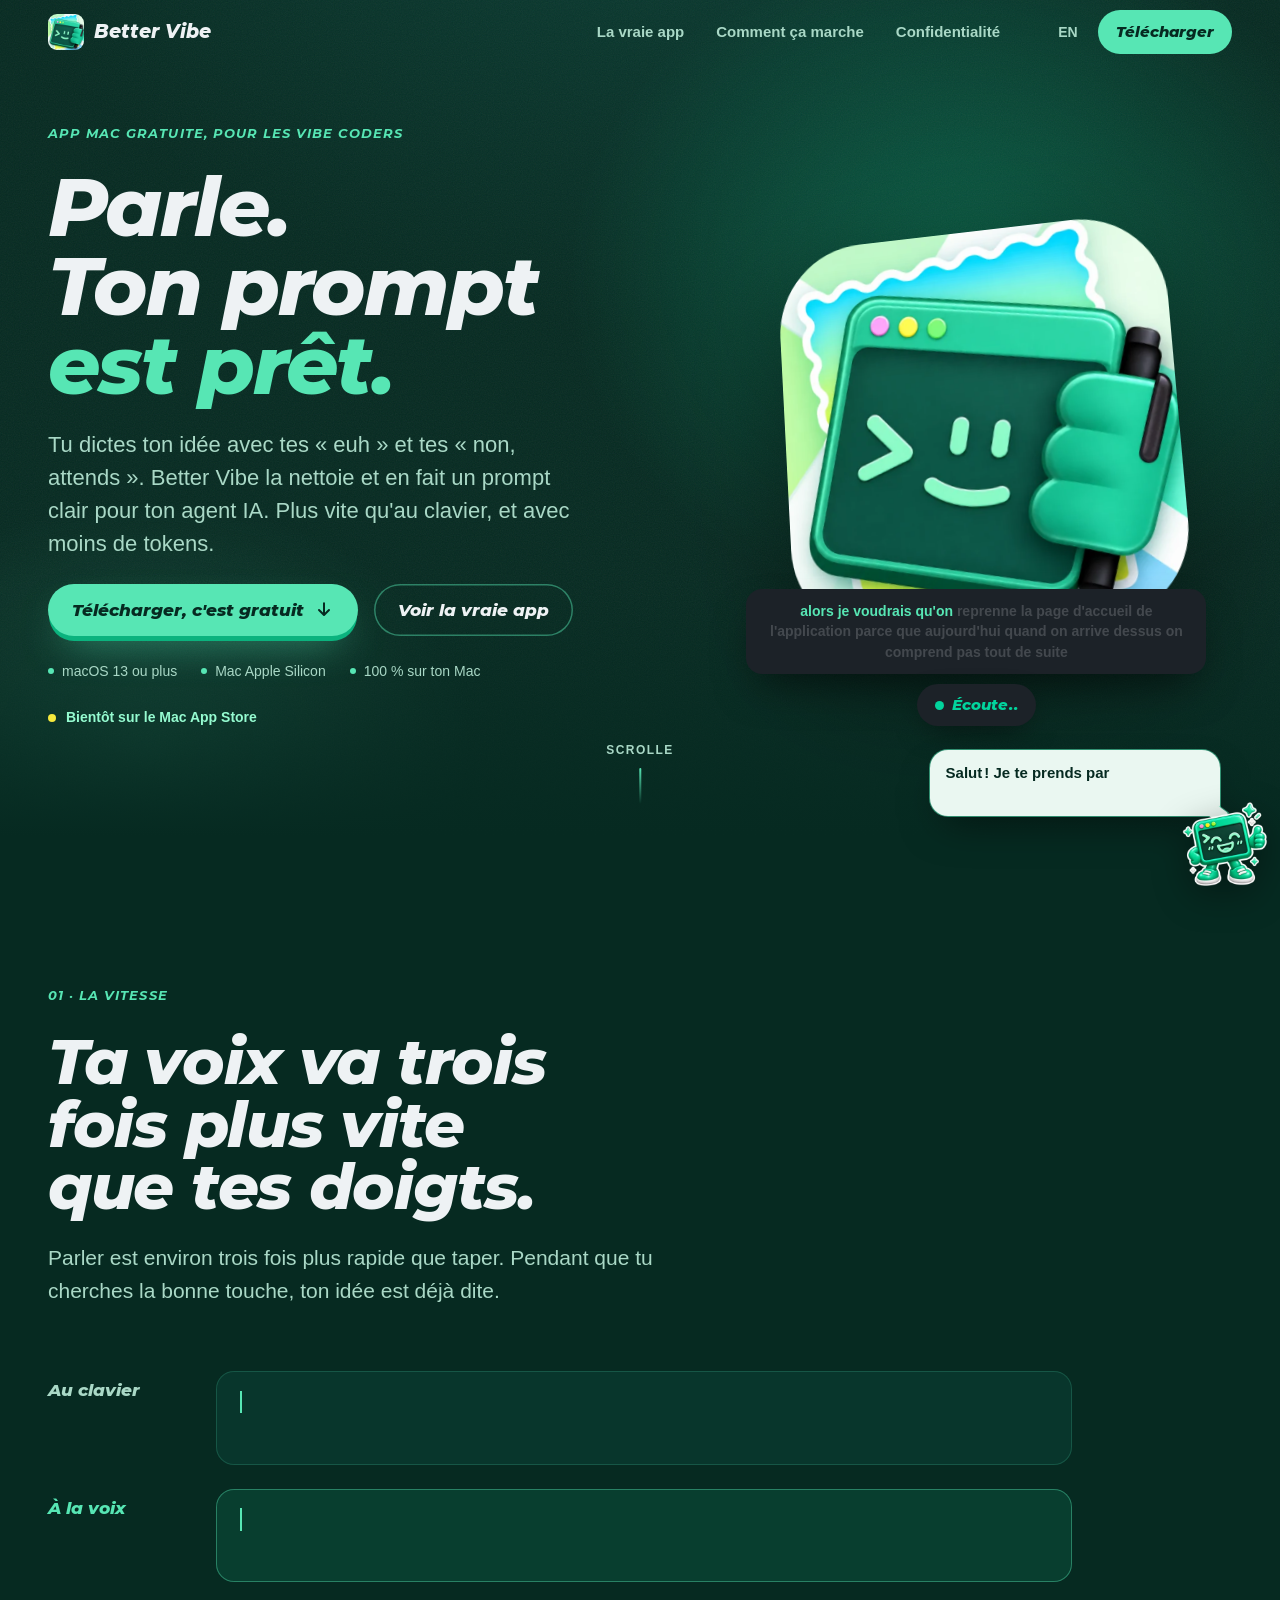
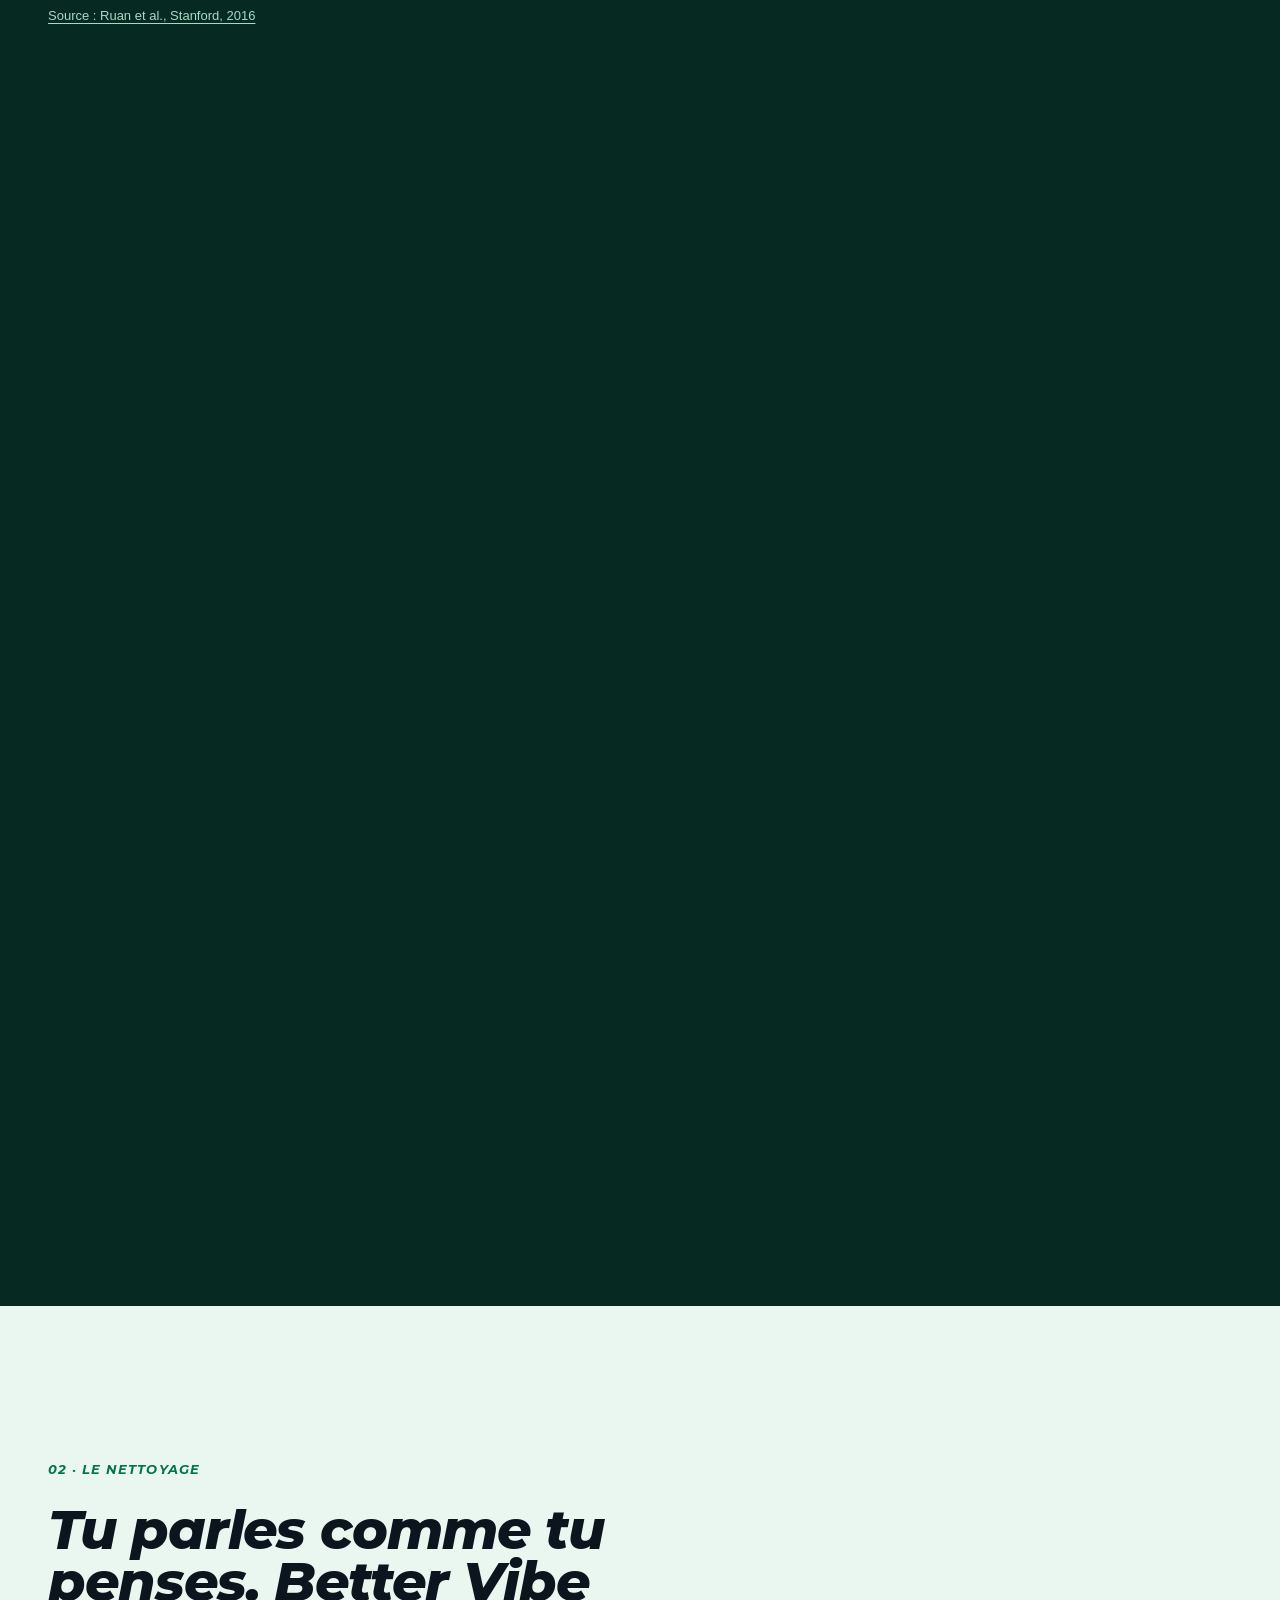
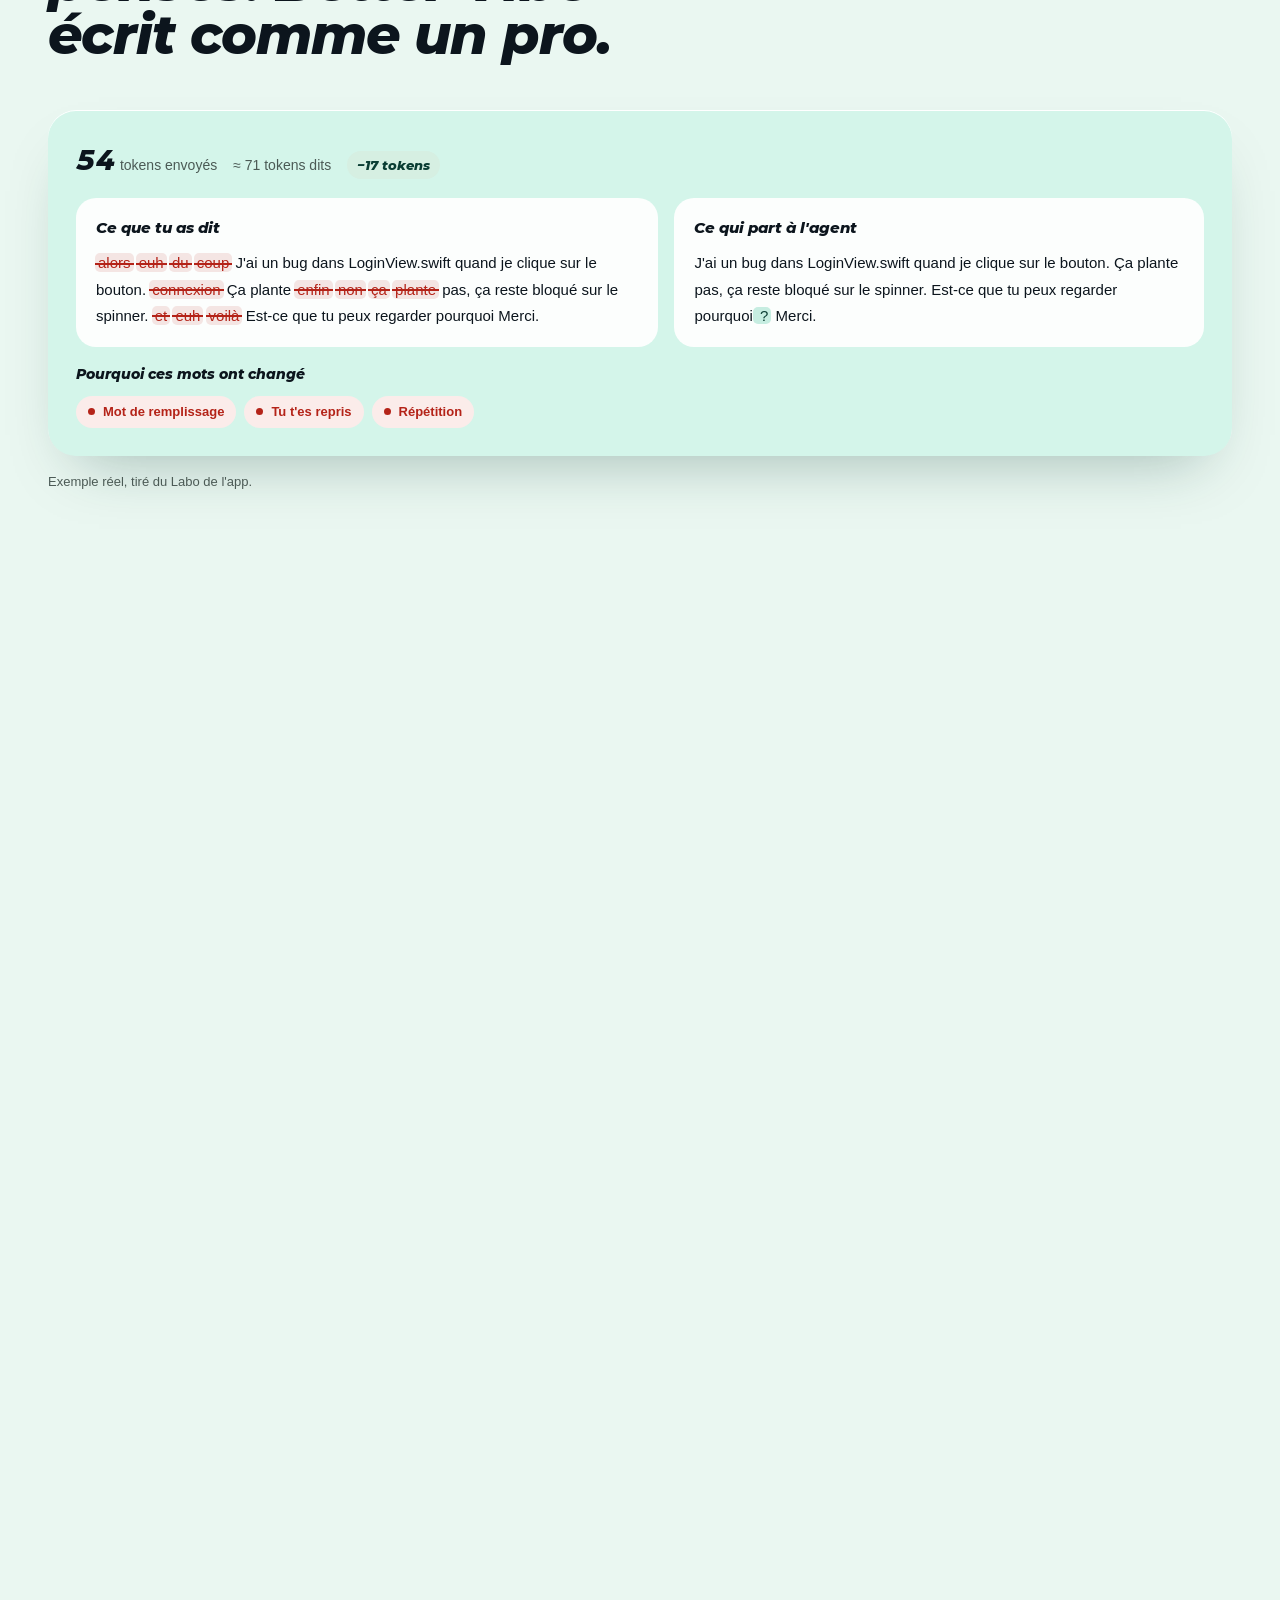
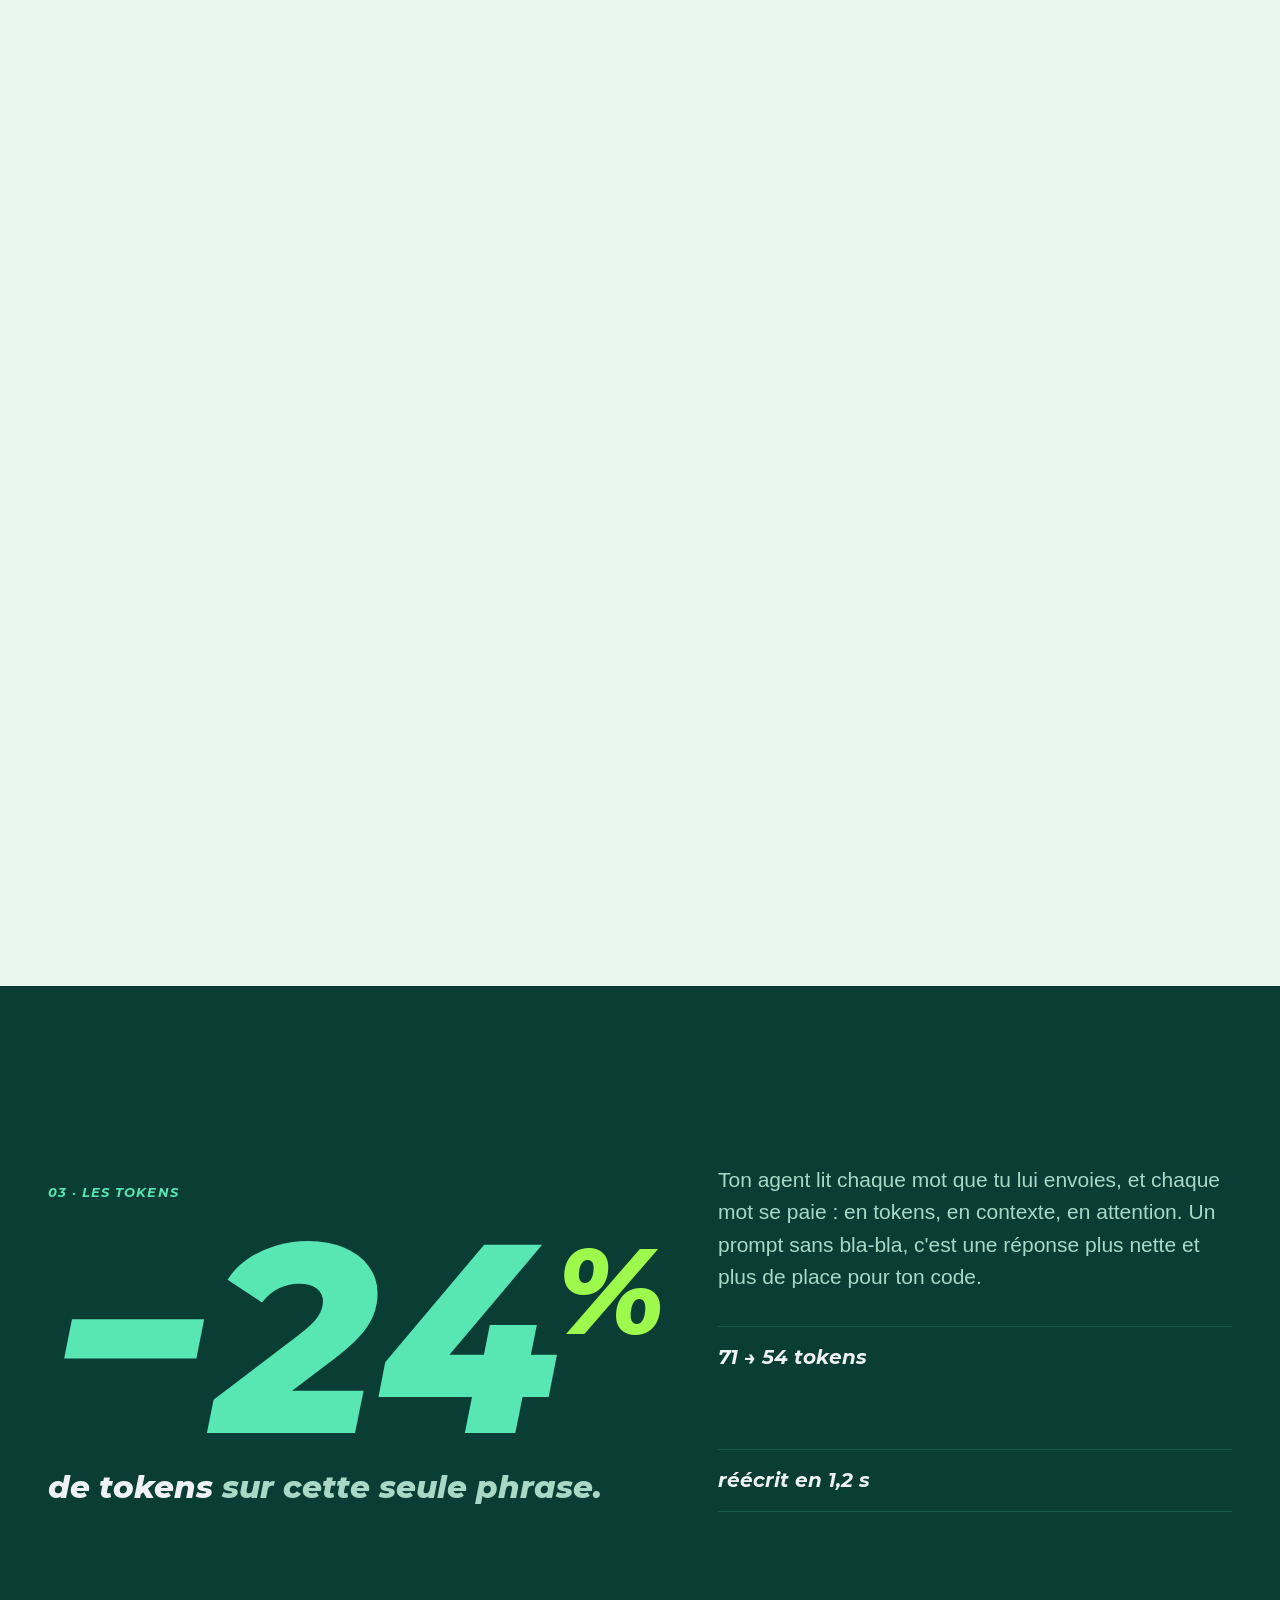
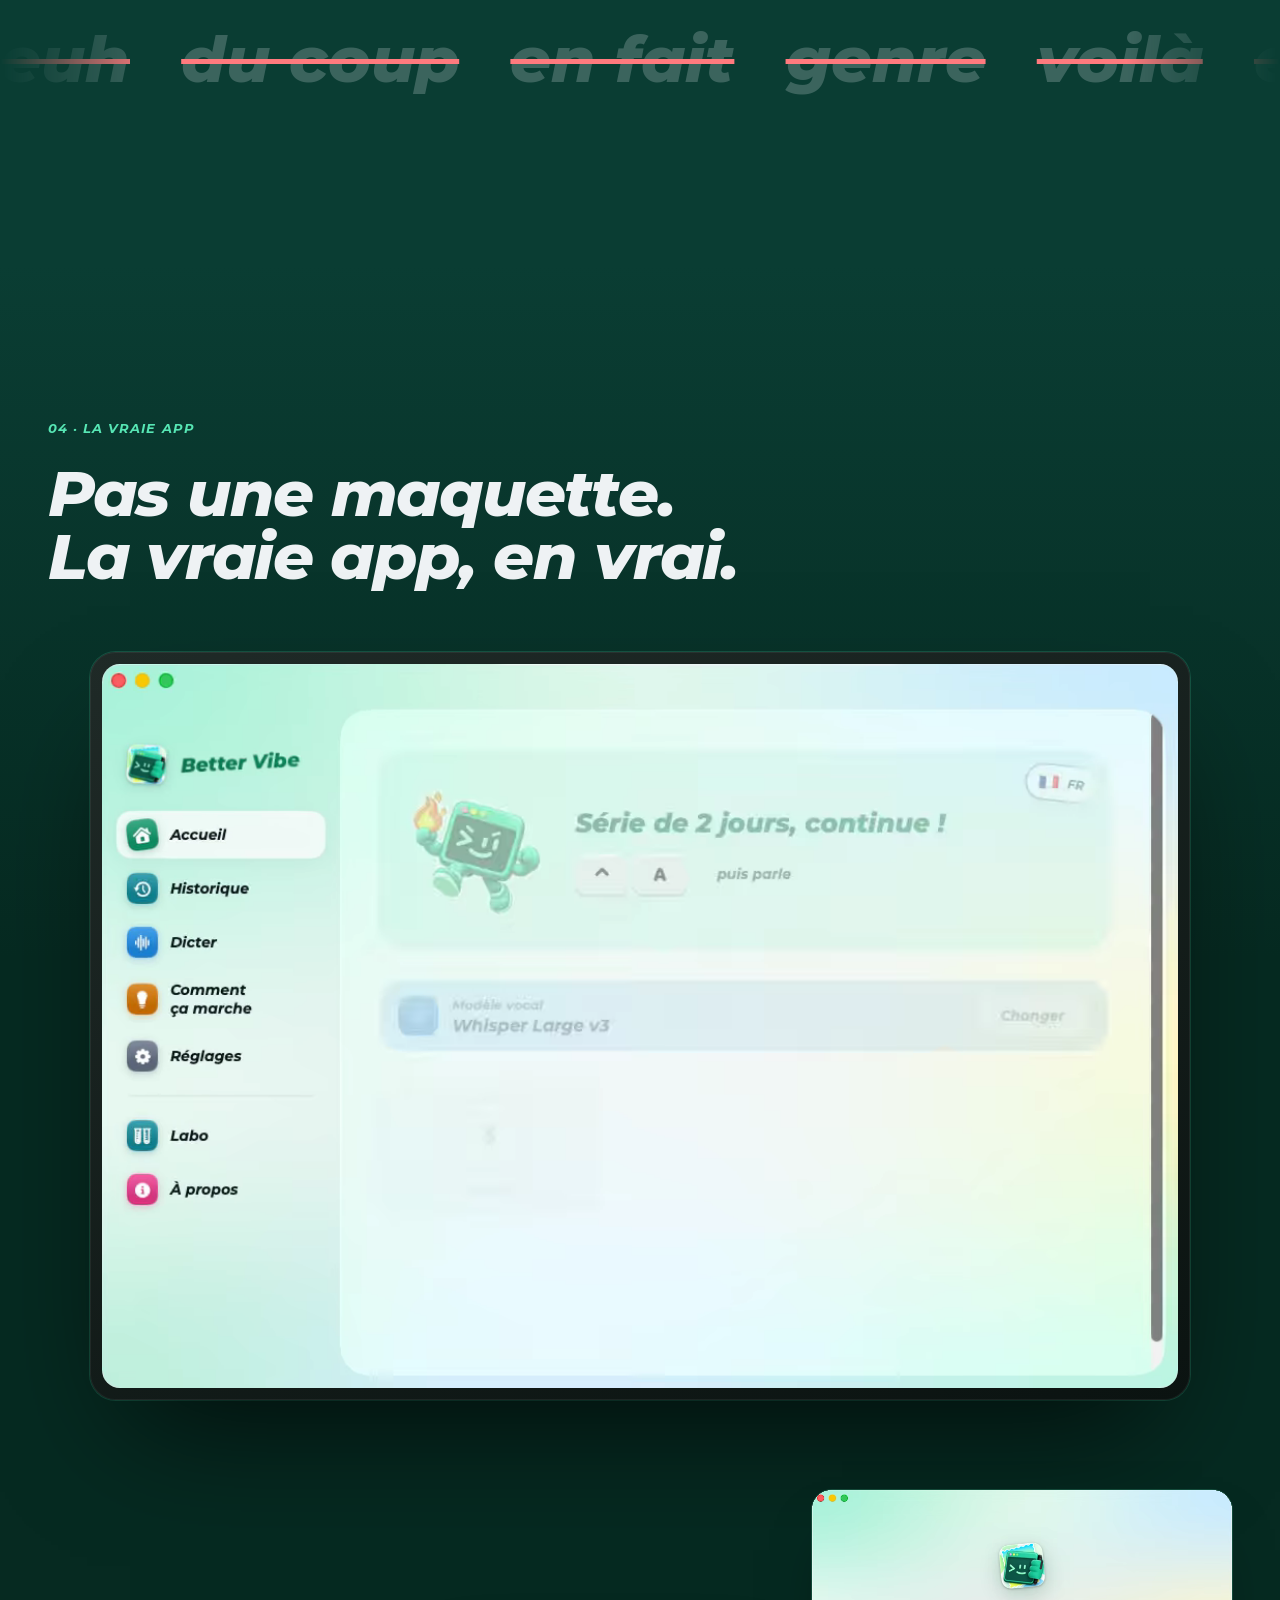
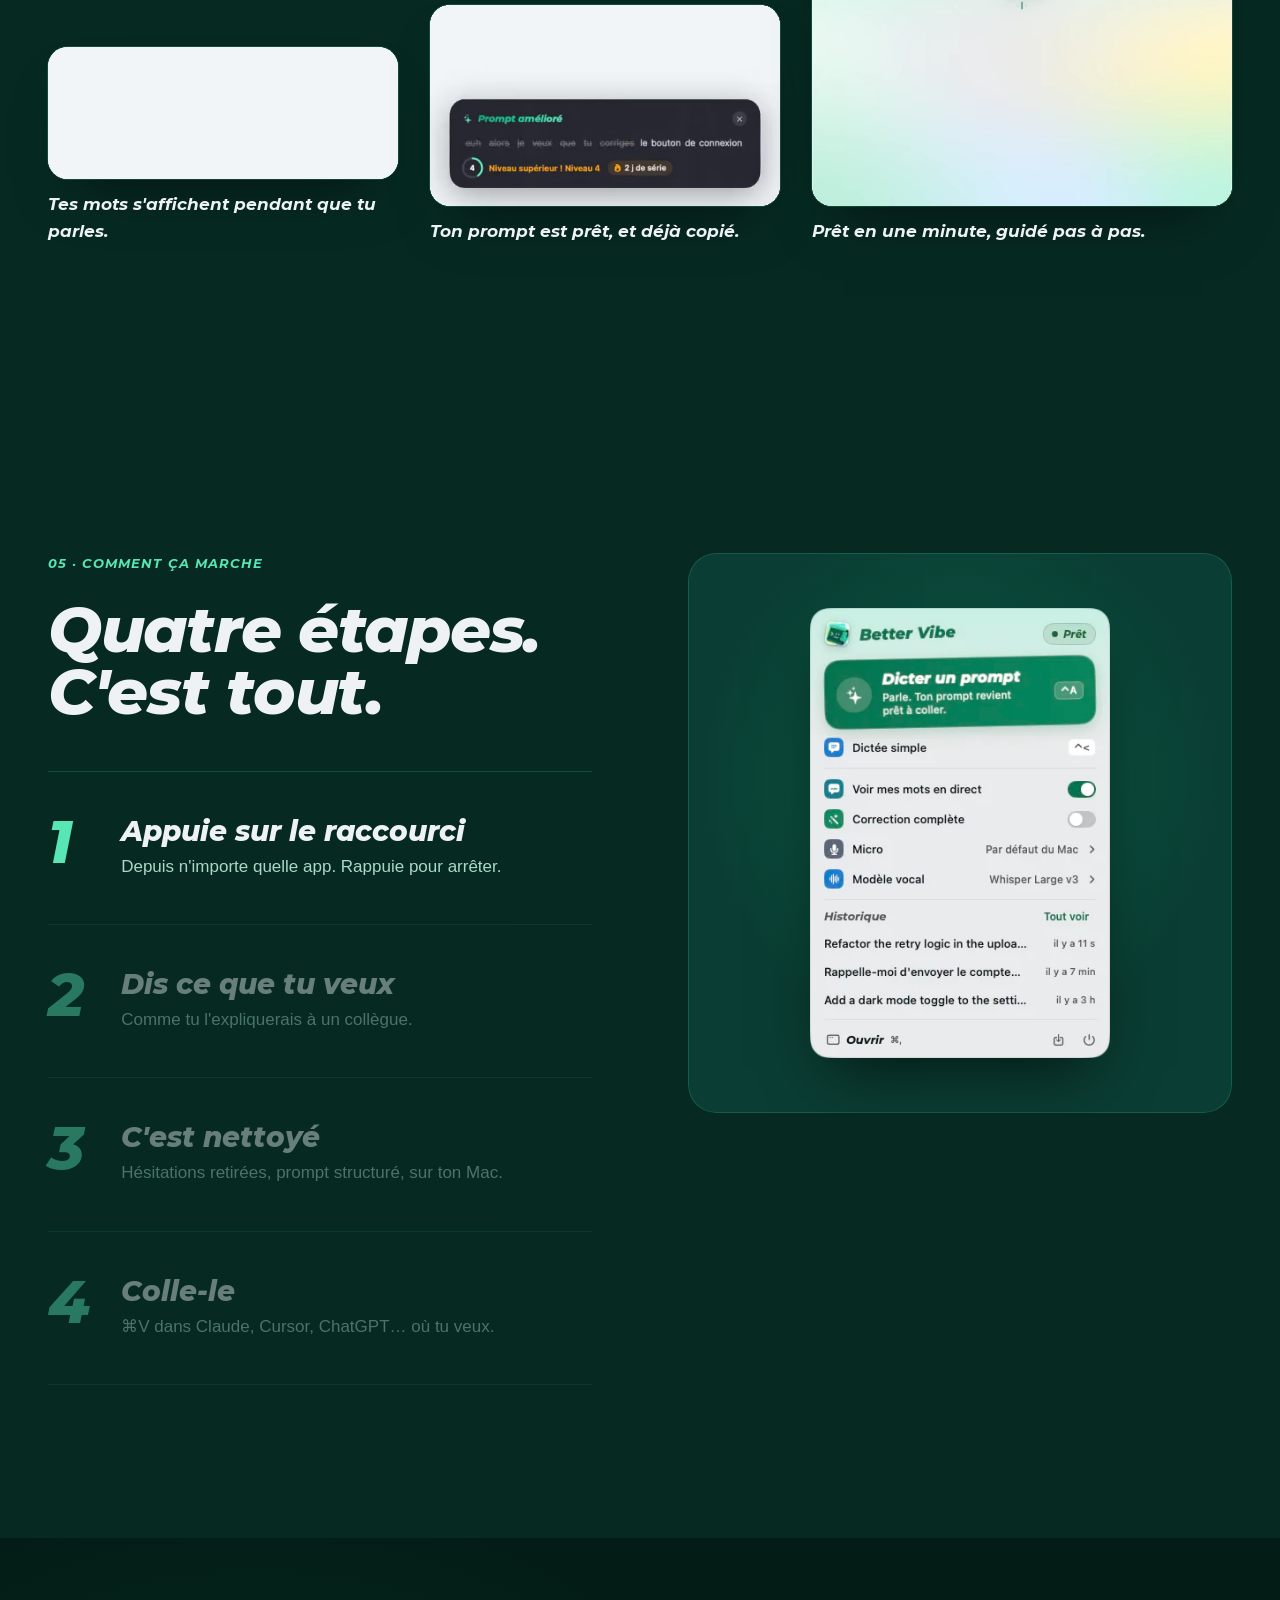
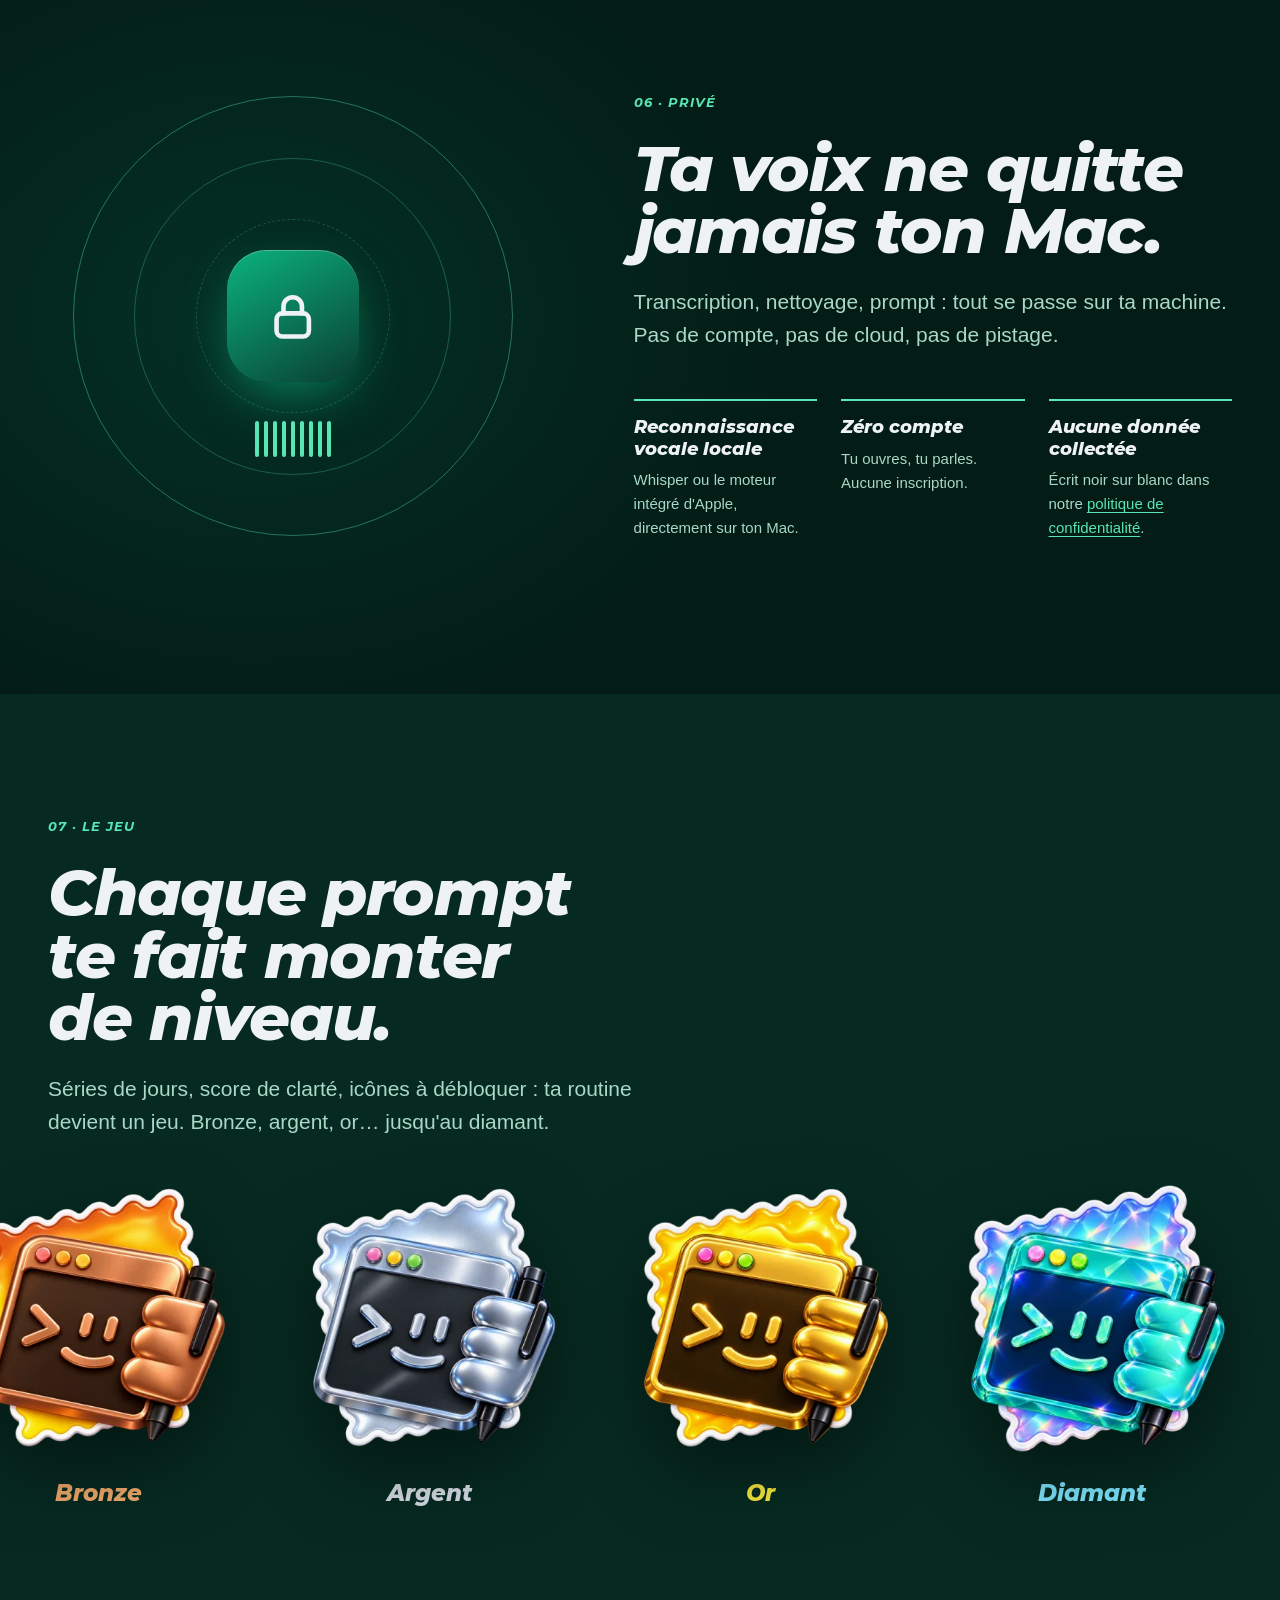
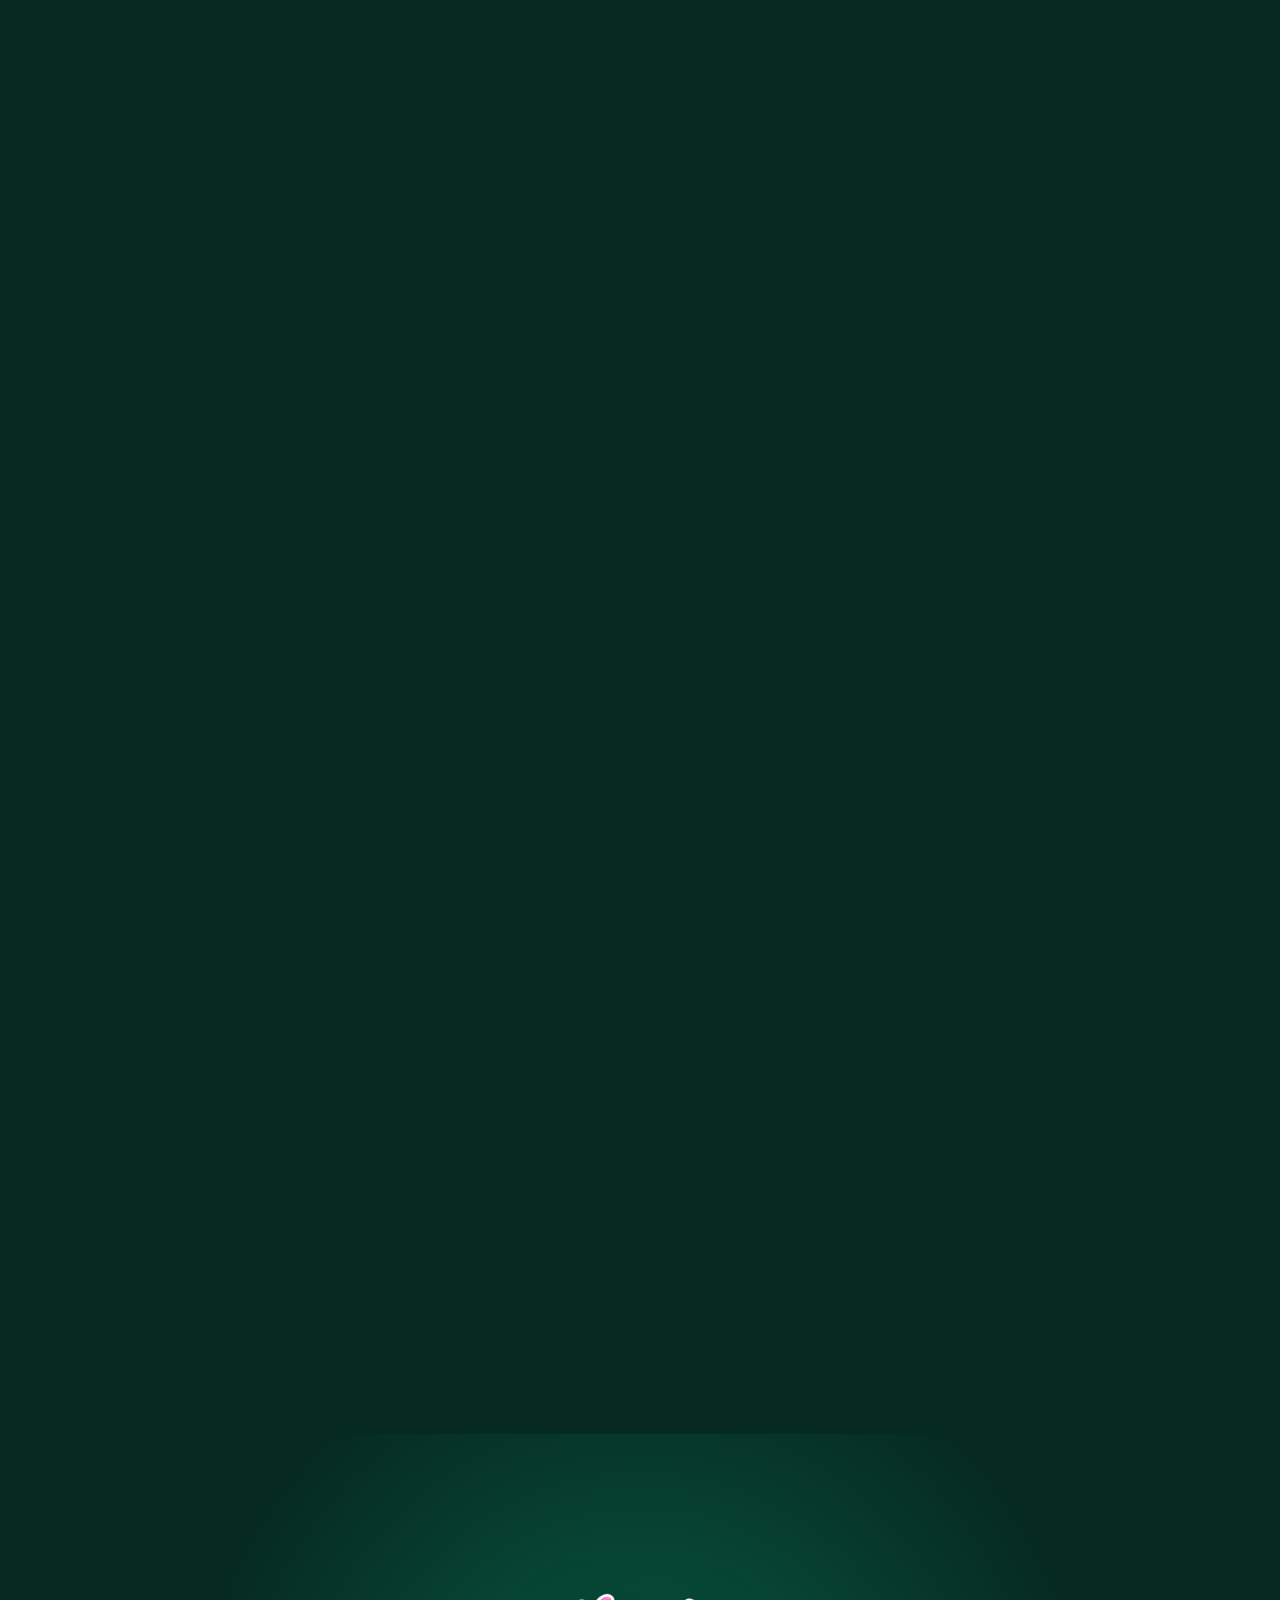
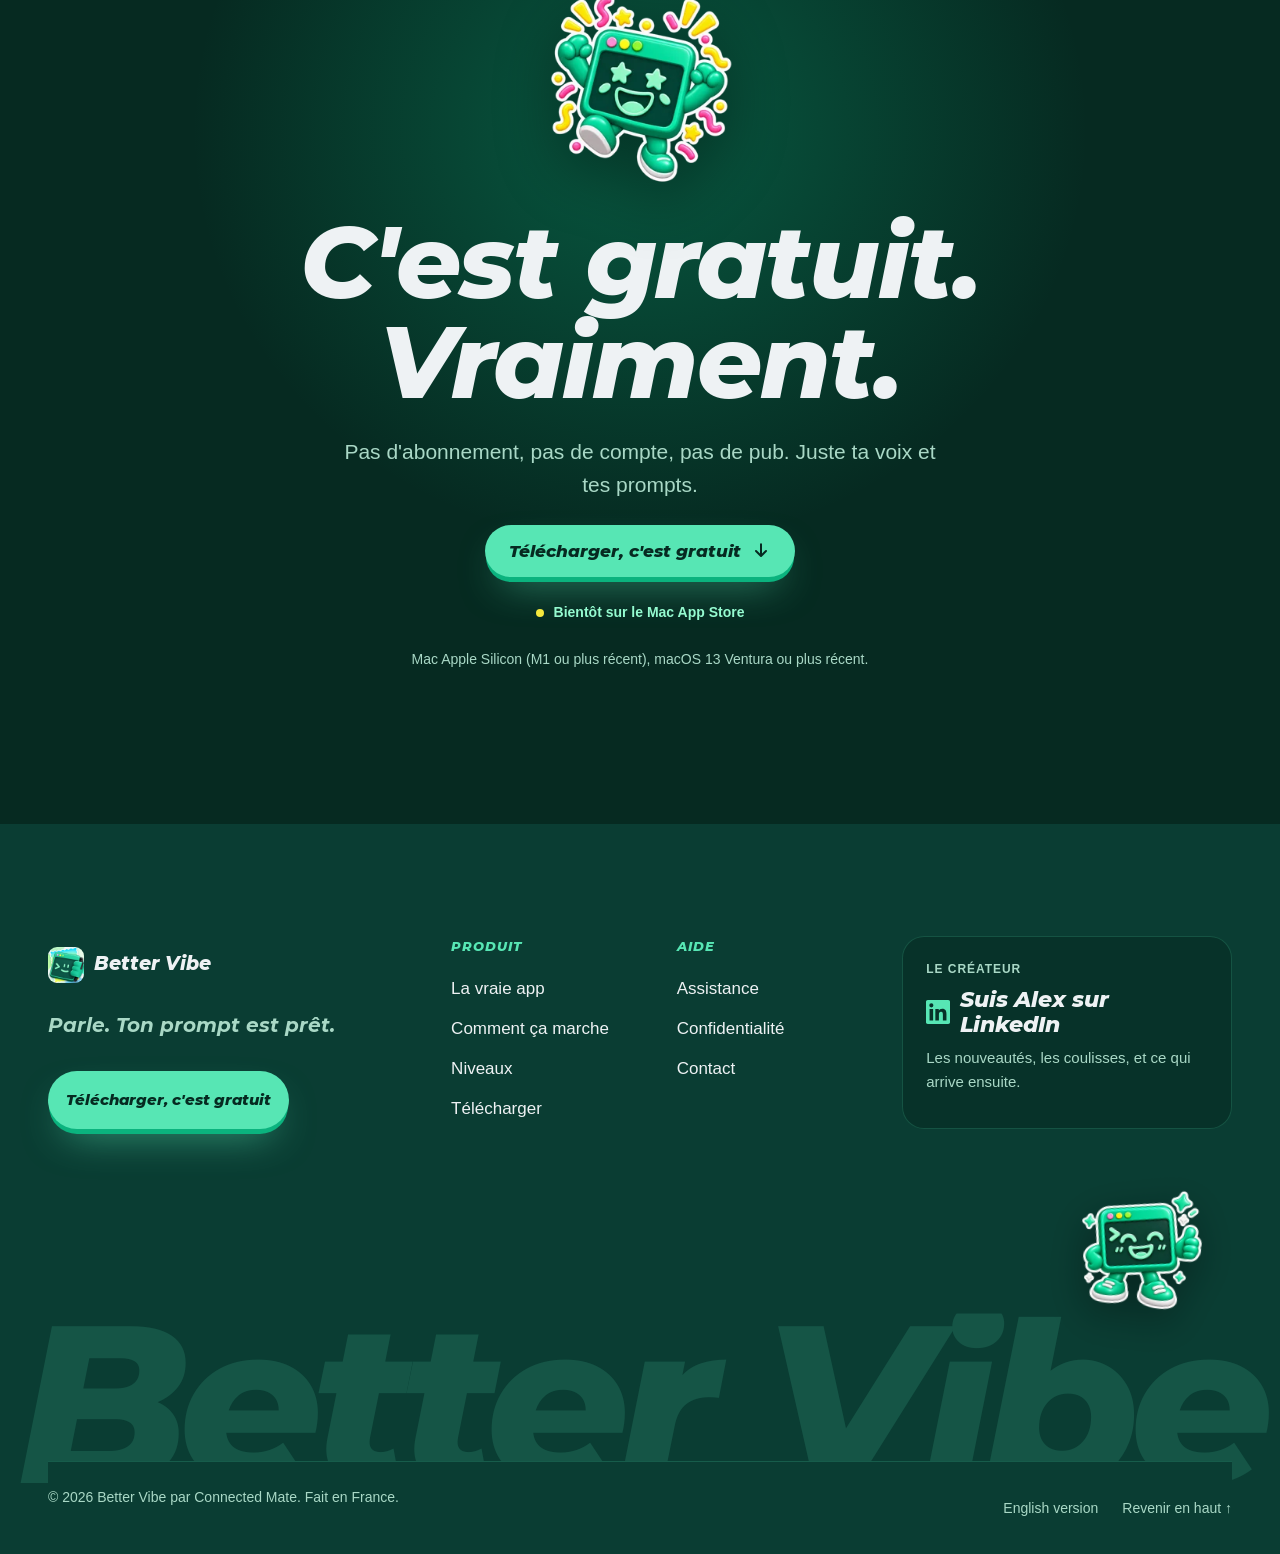
<file: fr/index.html>
<!doctype html>
<html lang="fr">
<head>
<meta charset="utf-8">
<meta name="viewport" content="width=device-width, initial-scale=1, viewport-fit=cover">
<title>Better Vibe — Parle. Ton prompt est prêt. App Mac gratuite</title>
<meta name="description" content="Better Vibe transforme ta voix en prompts propres pour tes agents IA de code. Parle 3× plus vite que tu ne tapes, envoie moins de tokens. Gratuit, 100 % sur ton Mac.">
<meta name="theme-color" content="#062a21">
<meta name="color-scheme" content="dark light">
<link rel="canonical" href="https://connected-mate.github.io/better-vibe-site/fr/">
<link rel="alternate" hreflang="en" href="https://connected-mate.github.io/better-vibe-site/">
<link rel="alternate" hreflang="fr" href="https://connected-mate.github.io/better-vibe-site/fr/">
<link rel="alternate" hreflang="x-default" href="https://connected-mate.github.io/better-vibe-site/">
<link rel="icon" type="image/png" sizes="32x32" href="../assets/favicon-32.png">
<link rel="icon" type="image/png" sizes="64x64" href="../assets/favicon-64.png">
<link rel="apple-touch-icon" href="../assets/brand/apple-touch-icon.png">
<meta property="og:type" content="website">
<meta property="og:site_name" content="Better Vibe">
<meta property="og:title" content="Better Vibe — Parle. Ton prompt est prêt. App Mac gratuite">
<meta property="og:description" content="Better Vibe transforme ta voix en prompts propres pour tes agents IA de code. Parle 3× plus vite que tu ne tapes, envoie moins de tokens. Gratuit, 100 % sur ton Mac.">
<meta property="og:url" content="https://connected-mate.github.io/better-vibe-site/fr/">
<meta property="og:image" content="https://connected-mate.github.io/better-vibe-site/assets/og-fr.jpg">
<meta property="og:image:width" content="1200">
<meta property="og:image:height" content="630">
<meta property="og:locale" content="fr_FR">
<meta property="og:locale:alternate" content="en_US">
<meta name="twitter:card" content="summary_large_image">
<meta name="twitter:title" content="Better Vibe — Parle. Ton prompt est prêt. App Mac gratuite">
<meta name="twitter:description" content="Better Vibe transforme ta voix en prompts propres pour tes agents IA de code. Parle 3× plus vite que tu ne tapes, envoie moins de tokens. Gratuit, 100 % sur ton Mac.">
<meta name="twitter:image" content="https://connected-mate.github.io/better-vibe-site/assets/og-fr.jpg">
<script type="application/ld+json">{"@context": "https://schema.org", "@type": "SoftwareApplication", "name": "Better Vibe", "operatingSystem": "macOS 13 or later", "applicationCategory": "DeveloperApplication", "offers": {"@type": "Offer", "price": "0", "priceCurrency": "EUR"}, "description": "Better Vibe transforme ta voix en prompts propres pour tes agents IA de code. Parle 3× plus vite que tu ne tapes, envoie moins de tokens. Gratuit, 100 % sur ton Mac.", "url": "https://connected-mate.github.io/better-vibe-site/fr/", "inLanguage": "fr", "author": {"@type": "Organization", "name": "Connected Mate"}}</script>
<link rel="preload" href="../assets/fonts/montserrat-extrabold-italic.woff2" as="font" type="font/woff2" crossorigin>
<link rel="preload" href="../assets/brand/icon-640.webp" as="image" type="image/webp">
<link rel="stylesheet" href="../assets/home.css">
<script>document.documentElement.classList.add("js");try{if(matchMedia("(prefers-reduced-motion: reduce)").matches||/[?&]calm/.test(location.search))document.documentElement.classList.add("rm")}catch(e){}</script>
<script src="../assets/home.js" defer></script>
</head>
<body>
<a class="skip" href="#main">Aller au contenu</a>

<div class="progress" aria-hidden="true"><span></span></div>
<header class="top">
  <a class="brand" href="./" aria-label="Better Vibe">
    <img src="../assets/brand/icon-384.webp" alt="" width="36" height="36"><span>Better Vibe</span>
  </a>
  <nav class="top-nav" aria-label="Principale"><a href="#produit">La vraie app</a><a href="#comment">Comment ça marche</a><a href="#prive">Confidentialité</a></nav>
  <div class="top-actions">
    <a class="lang" href="../" hreflang="en" aria-label="English version">EN</a>
    <a class="btn btn-sm" href="#telecharger" data-download><span>Télécharger</span><svg viewBox="0 0 24 24" aria-hidden="true" fill="none" stroke="currentColor" stroke-width="2.4" stroke-linecap="round" stroke-linejoin="round"><path d="M12 4v13M6 12l6 6 6-6"/></svg></a>
  </div>
</header>

<main id="main">

<section class="hero" data-guide="hero" aria-labelledby="hero-h">
  <div class="hero-glow" aria-hidden="true"></div>
  <div class="hero-copy">
    <p class="kicker hero-in" style="--i:0">App Mac gratuite, pour les vibe coders</p>
    <h1 id="hero-h" class="display"><span class="line"><span class="line-in" style="--i:0">Parle.</span></span><span class="line"><span class="line-in" style="--i:1">Ton prompt</span></span><span class="line"><span class="line-in" style="--i:2">est prêt.</span></span></h1>
    <p class="lede hero-in" style="--i:3">Tu dictes ton idée avec tes « euh » et tes « non, attends ». Better Vibe la nettoie et en fait un prompt clair pour ton agent IA. Plus vite qu&#x27;au clavier, et avec moins de tokens.</p>
    <div class="cta-row hero-in" style="--i:4">
      <a class="btn btn-primary" href="#telecharger" data-download><span>Télécharger, c&#x27;est gratuit</span><svg viewBox="0 0 24 24" aria-hidden="true" fill="none" stroke="currentColor" stroke-width="2.4" stroke-linecap="round" stroke-linejoin="round"><path d="M12 4v13M6 12l6 6 6-6"/></svg></a>
      <a class="btn btn-ghost" href="#produit">Voir la vraie app</a>
    </div>
    <ul class="hero-meta hero-in" style="--i:5"><li>macOS 13 ou plus</li><li>Mac Apple Silicon</li><li>100 % sur ton Mac</li></ul>
    <p class="soon"><span class="soon-dot" aria-hidden="true"></span>Bientôt sur le Mac App Store</p>
  </div>
  <div class="hero-stage" role="img" aria-label="Animation : une phrase dictée apparaît mot à mot, puis devient un prompt propre, copié.">
    <div class="stage-icon" aria-hidden="true">
      <img src="../assets/brand/icon-640.webp" width="640" height="640" alt="" fetchpriority="high">
    </div>
    <div class="stage-ui" aria-hidden="true">
      <div class="pill-text"><p><span>alors </span><span>je </span><span>voudrais </span><span>qu&#x27;on </span><span>reprenne </span><span>la </span><span>page </span><span>d&#x27;accueil </span><span>de </span><span>l&#x27;application </span><span>parce </span><span>que </span><span>aujourd&#x27;hui </span><span>quand </span><span>on </span><span>arrive </span><span>dessus </span><span>on </span><span>comprend </span><span>pas </span><span>tout </span><span>de </span><span>suite </span></p></div>
      <div class="pill"><i></i><span>Écoute</span><b>.</b><b>.</b></div>
      <div class="result">
        <div class="result-top"><span class="result-title"><svg viewBox="0 0 24 24" aria-hidden="true" fill="currentColor"><path d="M12 2l1.9 6.1L20 10l-6.1 1.9L12 18l-1.9-6.1L4 10l6.1-1.9zM19 15l.9 2.1L22 18l-2.1.9L19 21l-.9-2.1L16 18l2.1-.9z"/></svg>Prompt amélioré</span><span class="result-copied"><svg viewBox="0 0 24 24" aria-hidden="true" fill="none" stroke="currentColor" stroke-width="3" stroke-linecap="round" stroke-linejoin="round"><path d="M5 12.5l4.5 4.5L19 7"/></svg>Copié</span></div>
        <p>Reprends la page d&#x27;accueil : à l&#x27;arrivée, on ne comprend pas tout de suite ce que fait l&#x27;app.</p>
      </div>
    </div>
  </div>
  <a class="scroll-cue" href="#vitesse"><span>Scrolle</span><i aria-hidden="true"></i></a>
</section>

<section id="vitesse" class="ch ch-speed pin" data-scrub="speed" data-guide="c1" aria-labelledby="c1-h">
  <div class="sticky">
    <div class="wrap">
      <p class="kicker">01 · La vitesse</p>
      <h2 id="c1-h" class="display-2">Ta voix va trois fois plus vite que tes doigts.</h2>
      <p class="sub">Parler est environ trois fois plus rapide que taper. Pendant que tu cherches la bonne touche, ton idée est déjà dite.</p>
      <div class="race" aria-hidden="true">
        <div class="lane lane-kb"><span class="lane-l">Au clavier</span><div class="lane-track"><p class="lane-text"><span>Ajoute un mode sombre à la page des réglages et garde le choix après un redémarrage.</span></p><i class="caret"></i></div></div>
        <div class="lane lane-voice"><span class="lane-l">À la voix</span><div class="lane-track"><p class="lane-text"><span>Ajoute un mode sombre à la page des réglages et garde le choix après un redémarrage.</span></p><i class="caret"></i></div><span class="x3">×3</span></div>
      </div>
      <p class="src"><a href="https://arxiv.org/abs/1608.07323" rel="noopener" target="_blank">Source : Ruan et al., Stanford, 2016<span class="vh"> (nouvel onglet)</span></a></p>
    </div>
  </div>
</section>

<section id="nettoyage" class="ch ch-clean pin" data-scrub="clean" data-guide="c2" aria-labelledby="c2-h">
  <div class="sticky">
    <div class="wrap">
      <p class="kicker">02 · Le nettoyage</p>
      <h2 id="c2-h" class="display-2">Tu parles comme tu penses. Better Vibe écrit comme un pro.</h2>
      <div class="lab">
        <div class="lab-meter"><span><b class="tok-in" data-from="71" data-to="54">54</b> tokens envoyés</span><span class="tok-was">≈ 71 tokens dits</span><span class="tok-delta">−17 tokens</span></div>
        <div class="lab-cols">
          <div class="lab-said"><h3>Ce que tu as dit</h3><p><span class="w x" data-k="f" data-n="0"><s>alors</s></span> <span class="w x" data-k="f" data-n="1"><s>euh</s></span> <span class="w x" data-k="f" data-n="2"><s>du</s></span> <span class="w x" data-k="f" data-n="3"><s>coup</s></span> <span class="w">J&#x27;ai</span> <span class="w">un</span> <span class="w">bug</span> <span class="w">dans</span> <span class="w">LoginView.swift</span> <span class="w">quand</span> <span class="w">je</span> <span class="w">clique</span> <span class="w">sur</span> <span class="w">le</span> <span class="w">bouton.</span> <span class="w x" data-k="c" data-n="4"><s>connexion</s></span> <span class="w">Ça</span> <span class="w">plante</span> <span class="w x" data-k="c" data-n="5"><s>enfin</s></span> <span class="w x" data-k="c" data-n="6"><s>non</s></span> <span class="w x" data-k="r" data-n="7"><s>ça</s></span> <span class="w x" data-k="r" data-n="8"><s>plante</s></span> <span class="w">pas,</span> <span class="w">ça</span> <span class="w">reste</span> <span class="w">bloqué</span> <span class="w">sur</span> <span class="w">le</span> <span class="w">spinner.</span> <span class="w x" data-k="f" data-n="9"><s>et</s></span> <span class="w x" data-k="f" data-n="10"><s>euh</s></span> <span class="w x" data-k="f" data-n="11"><s>voilà</s></span> <span class="w">Est-ce</span> <span class="w">que</span> <span class="w">tu</span> <span class="w">peux</span> <span class="w">regarder</span> <span class="w">pourquoi</span> <span class="w">Merci.</span></p></div>
          <div class="lab-sent"><h3>Ce qui part à l&#x27;agent</h3><p>J'ai un bug dans LoginView.swift quand je clique sur le bouton. Ça plante pas, ça reste bloqué sur le spinner. Est-ce que tu peux regarder pourquoi<mark>&nbsp;?</mark> Merci.</p></div>
        </div>
        <div class="lab-why"><h3>Pourquoi ces mots ont changé</h3><ul><li data-k="f"><span class="dot" aria-hidden="true"></span>Mot de remplissage</li><li data-k="c"><span class="dot" aria-hidden="true"></span>Tu t&#x27;es repris</li><li data-k="r"><span class="dot" aria-hidden="true"></span>Répétition</li></ul></div>
      </div>
      <p class="note">Exemple réel, tiré du Labo de l&#x27;app.</p>
    </div>
  </div>
</section>

<section id="tokens" class="ch ch-tokens" data-guide="c3" aria-labelledby="c3-h">
  <div class="wrap tokens-grid">
    <div>
      <p class="kicker">03 · Les tokens</p>
      <h2 id="c3-h" class="big-num"><span class="num" data-count="24">−24</span><span class="pct">%</span><span class="vh"> de tokens sur cette seule phrase.</span></h2>
      <p class="big-sub" aria-hidden="true">de tokens <em>sur cette seule phrase.</em></p>
    </div>
    <div>
      <p class="sub">Ton agent lit chaque mot que tu lui envoies, et chaque mot se paie : en tokens, en contexte, en attention. Un prompt sans bla-bla, c&#x27;est une réponse plus nette et plus de place pour ton code.</p>
      <ul class="facts"><li data-reveal style="--d:0">71 → 54 tokens</li><li data-reveal style="--d:1">12 mots parasites retirés</li><li data-reveal style="--d:2">réécrit en 1,2 s</li></ul>
    </div>
  </div>
  <div class="ticker" aria-hidden="true"><div class="ticker-in"><span>euh</span><span>du coup</span><span>en fait</span><span>genre</span><span>voilà</span><span>enfin bref</span><span>non attends</span><span>euh</span><span>du coup</span><span>en fait</span><span>genre</span><span>voilà</span><span>enfin bref</span><span>non attends</span></div></div>
</section>

<section id="produit" class="ch ch-product" data-guide="c4" aria-labelledby="c4-h">
  <div class="wrap">
    <p class="kicker">04 · La vraie app</p>
    <h2 id="c4-h" class="display-2">Pas une maquette. La vraie app, en vrai.</h2>
  </div>
  <div class="tour" data-scrub="tour" data-mode="view">
    <div class="mac">
      <div class="mac-screen"><video class="vid " width="1040" height="700" style="aspect-ratio:1040/700" muted loop playsinline preload="metadata" poster="../assets/media/app-tour-fr-light-poster.webp" aria-label="Visite de l&#x27;app Better Vibe : accueil, dictée, comment ça marche, labo." data-auto><source src="../assets/media/app-tour-fr-light.webm" type="video/webm"><source src="../assets/media/app-tour-fr-light.mp4" type="video/mp4"></video></div>
    </div>
  </div>
  <div class="wrap clips"><figure class="clip" data-reveal style="--d:0"><div class="clip-frame"><video class="vid " width="524" height="198" style="aspect-ratio:524/198" muted loop playsinline preload="none" poster="../assets/media/live-text-fr-light-poster.webp" aria-label="Tes mots s&#x27;affichent pendant que tu parles." data-auto><source src="../assets/media/live-text-fr-light.webm" type="video/webm"><source src="../assets/media/live-text-fr-light.mp4" type="video/mp4"></video></div><figcaption>Tes mots s&#x27;affichent pendant que tu parles.</figcaption></figure><figure class="clip" data-reveal style="--d:1"><div class="clip-frame"><video class="vid " width="520" height="300" style="aspect-ratio:520/300" muted loop playsinline preload="none" poster="../assets/media/reveal-clean-fr-poster.webp" aria-label="Ton prompt est prêt, et déjà copié." data-auto><source src="../assets/media/reveal-clean-fr.webm" type="video/webm"><source src="../assets/media/reveal-clean-fr.mp4" type="video/mp4"></video></div><figcaption>Ton prompt est prêt, et déjà copié.</figcaption></figure><figure class="clip" data-reveal style="--d:2"><div class="clip-frame"><video class="vid " width="822" height="620" style="aspect-ratio:822/620" muted loop playsinline preload="none" poster="../assets/media/onboarding-fr-light-poster.webp" aria-label="Prêt en une minute, guidé pas à pas." data-auto><source src="../assets/media/onboarding-fr-light.webm" type="video/webm"><source src="../assets/media/onboarding-fr-light.mp4" type="video/mp4"></video></div><figcaption>Prêt en une minute, guidé pas à pas.</figcaption></figure></div>
</section>

<section id="comment" class="ch ch-how" data-guide="c5" aria-labelledby="c5-h">
  <div class="wrap how-grid">
    <div class="how-copy">
      <p class="kicker">05 · Comment ça marche</p>
      <h2 id="c5-h" class="display-2">Quatre étapes. C&#x27;est tout.</h2>
      <ol class="steps"><li class="step" data-step="0"><span class="step-n" aria-hidden="true">1</span><div><h3>Appuie sur le raccourci</h3><p>Depuis n&#x27;importe quelle app. Rappuie pour arrêter.</p></div></li><li class="step" data-step="1"><span class="step-n" aria-hidden="true">2</span><div><h3>Dis ce que tu veux</h3><p>Comme tu l&#x27;expliquerais à un collègue.</p></div></li><li class="step" data-step="2"><span class="step-n" aria-hidden="true">3</span><div><h3>C&#x27;est nettoyé</h3><p>Hésitations retirées, prompt structuré, sur ton Mac.</p></div></li><li class="step" data-step="3"><span class="step-n" aria-hidden="true">4</span><div><h3>Colle-le</h3><p>⌘V dans Claude, Cursor, ChatGPT… où tu veux.</p></div></li></ol>
    </div>
    <div class="how-stage" aria-hidden="true">
      <div class="how-view" data-view="0"><img src="../assets/media/still-menubar-panel-fr-light.webp" width="340" height="510" alt="" loading="lazy" decoding="async"></div>
      <div class="how-view" data-view="1"><div class="clip-frame"><video class="vid " width="524" height="198" style="aspect-ratio:524/198" muted loop playsinline preload="none" poster="../assets/media/live-text-fr-light-poster.webp" aria-label="Tes mots s&#x27;affichent pendant que tu parles." data-auto><source src="../assets/media/live-text-fr-light.webm" type="video/webm"><source src="../assets/media/live-text-fr-light.mp4" type="video/mp4"></video></div></div>
      <div class="how-view" data-view="2"><div class="clip-frame"><video class="vid " width="520" height="300" style="aspect-ratio:520/300" muted loop playsinline preload="none" poster="../assets/media/reveal-clean-fr-poster.webp" aria-label="Ton prompt est prêt, et déjà copié." data-auto><source src="../assets/media/reveal-clean-fr.webm" type="video/webm"><source src="../assets/media/reveal-clean-fr.mp4" type="video/mp4"></video></div></div>
      <div class="how-view" data-view="3">
        <div class="paste">
          <div class="paste-bar"><i></i><i></i><i></i><span>Ton agent</span></div>
          <div class="paste-body"><p class="paste-text">J'ai un bug dans LoginView.swift quand je clique sur le bouton. Ça plante pas, ça reste bloqué sur le spinner. Est-ce que tu peux regarder pourquoi<mark>&nbsp;?</mark> Merci.</p></div>
          <div class="paste-keys"><kbd>⌘</kbd><kbd>V</kbd></div>
        </div>
      </div>
    </div>
  </div>
</section>

<section id="prive" class="ch ch-private" data-guide="c6" aria-labelledby="c6-h">
  <div class="wrap private-grid">
    <div class="vault" aria-hidden="true">
      <div class="vault-ring r1"></div><div class="vault-ring r2"></div><div class="vault-ring r3"></div>
      <div class="vault-core"><svg viewBox="0 0 24 24" fill="none" stroke="currentColor" stroke-width="2" stroke-linecap="round" stroke-linejoin="round"><rect x="5" y="11" width="14" height="10" rx="2.5"/><path d="M8 11V8a4 4 0 0 1 8 0v3"/></svg></div>
      <div class="vault-wave"><i style="--i:0"></i><i style="--i:1"></i><i style="--i:2"></i><i style="--i:3"></i><i style="--i:4"></i><i style="--i:5"></i><i style="--i:6"></i><i style="--i:7"></i><i style="--i:8"></i></div>
    </div>
    <div>
      <p class="kicker">06 · Privé</p>
      <h2 id="c6-h" class="display-2">Ta voix ne quitte jamais ton Mac.</h2>
      <p class="sub">Transcription, nettoyage, prompt : tout se passe sur ta machine. Pas de compte, pas de cloud, pas de pistage.</p>
      <ul class="proof"><li data-reveal style="--d:0"><h3>Reconnaissance vocale locale</h3><p>Whisper ou le moteur intégré d'Apple, directement sur ton Mac.</p></li><li data-reveal style="--d:1"><h3>Zéro compte</h3><p>Tu ouvres, tu parles. Aucune inscription.</p></li><li data-reveal style="--d:2"><h3>Aucune donnée collectée</h3><p>Écrit noir sur blanc dans notre <a href="privacy.html">politique de confidentialité</a>.</p></li></ul>
    </div>
  </div>
</section>

<section id="niveaux" class="ch ch-levels pin" data-scrub="levels" data-guide="c7" aria-labelledby="c7-h">
  <div class="sticky">
    <div class="wrap">
      <p class="kicker">07 · Le jeu</p>
      <h2 id="c7-h" class="display-2">Chaque prompt te fait monter de niveau.</h2>
      <p class="sub">Séries de jours, score de clarté, icônes à débloquer : ta routine devient un jeu. Bronze, argent, or… jusqu&#x27;au diamant.</p>
    </div>
    <ul class="tiers" aria-label="Originale, Bronze, Argent, Or, Diamant"><li class="tier" style="--i:0"><img src="../assets/brand/tier-original.webp" width="384" height="384" alt="" loading="lazy" decoding="async"><span>Originale</span></li><li class="tier" style="--i:1"><img src="../assets/brand/tier-bronze.webp" width="384" height="384" alt="" loading="lazy" decoding="async"><span>Bronze</span></li><li class="tier" style="--i:2"><img src="../assets/brand/tier-silver.webp" width="384" height="384" alt="" loading="lazy" decoding="async"><span>Argent</span></li><li class="tier" style="--i:3"><img src="../assets/brand/tier-gold.webp" width="384" height="384" alt="" loading="lazy" decoding="async"><span>Or</span></li><li class="tier" style="--i:4"><img src="../assets/brand/tier-diamond.webp" width="384" height="384" alt="" loading="lazy" decoding="async"><span>Diamant</span></li></ul>
  </div>
</section>

<section id="telecharger" class="ch ch-end" data-guide="end" aria-labelledby="end-h">
  <div class="confetti" aria-hidden="true"><i style="--i:0"></i><i style="--i:1"></i><i style="--i:2"></i><i style="--i:3"></i><i style="--i:4"></i><i style="--i:5"></i><i style="--i:6"></i><i style="--i:7"></i><i style="--i:8"></i><i style="--i:9"></i><i style="--i:10"></i><i style="--i:11"></i><i style="--i:12"></i><i style="--i:13"></i></div>
  <div class="wrap end-in">
    <img class="end-mascot" src="../assets/brand/mascot-celebrate.webp" width="256" height="256" alt="" loading="lazy" decoding="async">
    <h2 id="end-h" class="display-2">C&#x27;est gratuit. Vraiment.</h2>
    <p class="sub">Pas d&#x27;abonnement, pas de compte, pas de pub. Juste ta voix et tes prompts.</p>
    <div class="cta-row"><a class="btn btn-primary" href="#telecharger" data-download><span>Télécharger, c&#x27;est gratuit</span><svg viewBox="0 0 24 24" aria-hidden="true" fill="none" stroke="currentColor" stroke-width="2.4" stroke-linecap="round" stroke-linejoin="round"><path d="M12 4v13M6 12l6 6 6-6"/></svg></a></div>
    <p class="soon"><span class="soon-dot" aria-hidden="true"></span>Bientôt sur le Mac App Store</p>
    <p class="req">Mac Apple Silicon (M1 ou plus récent), macOS 13 Ventura ou plus récent.</p>
  </div>
</section>

</main>

<aside class="guide" aria-label="Ton guide" data-lines='{&quot;hero&quot;: [&quot;happy&quot;, &quot;Salut ! Je te prends par la main. Scrolle, je te montre tout.&quot;], &quot;c1&quot;: [&quot;streak&quot;, &quot;Toi, tu parles. Moi, je tape. Marché conclu ?&quot;], &quot;c2&quot;: [&quot;encourage&quot;, &quot;Les « euh », les « du coup », les phrases corrigées en route… je fais le ménage. Ton idée reste intacte.&quot;], &quot;c3&quot;: [&quot;happy&quot;, &quot;Moins de mots, plus de signal. Ton agent va adorer.&quot;], &quot;c4&quot;: [&quot;happy&quot;, &quot;Ça, c&#x27;est chez moi. Tout ce que tu vois tourne sur ton Mac.&quot;], &quot;c5&quot;: [&quot;encourage&quot;, &quot;Quatre gestes. Au bout d&#x27;un jour, tu ne les vois même plus.&quot;], &quot;c6&quot;: [&quot;encourage&quot;, &quot;Ce que tu dis reste entre nous. Promis.&quot;], &quot;c7&quot;: [&quot;celebrate&quot;, &quot;Niveau supérieur ! Bon, c&#x27;est toi qui fais tout le boulot.&quot;], &quot;end&quot;: [&quot;celebrate&quot;, &quot;Allez, on y va ? C&#x27;est gratuit.&quot;]}' data-base="../assets/brand/">
  <div class="guide-bubble"><p class="guide-say">Salut ! Je te prends par la main. Scrolle, je te montre tout.</p></div>
  <img class="guide-img" src="../assets/brand/mascot-happy.webp" width="256" height="256" alt="">
  <button type="button" class="guide-x" aria-label="Masquer le guide" data-hide="Masquer le guide" data-show="Afficher le guide"><svg viewBox="0 0 24 24" aria-hidden="true" fill="none" stroke="currentColor" stroke-width="2.4" stroke-linecap="round"><path d="M6 6l12 12M18 6L6 18"/></svg></button>
</aside>

<footer class="foot">
  <div class="wrap foot-grid">
    <div class="foot-brand">
      <a class="brand" href="./"><img src="../assets/brand/icon-384.webp" alt="" width="44" height="44" loading="lazy"><span>Better Vibe</span></a>
      <p>Parle. Ton prompt est prêt.</p>
      <a class="btn btn-primary btn-sm" href="#telecharger" data-download><span>Télécharger, c&#x27;est gratuit</span><svg viewBox="0 0 24 24" aria-hidden="true" fill="none" stroke="currentColor" stroke-width="2.4" stroke-linecap="round" stroke-linejoin="round"><path d="M12 4v13M6 12l6 6 6-6"/></svg></a>
    </div>
    <nav class="f-col" aria-label="Produit"><h2>Produit</h2><ul><li><a href="#produit">La vraie app</a></li><li><a href="#comment">Comment ça marche</a></li><li><a href="#niveaux">Niveaux</a></li><li><a href="#telecharger">Télécharger</a></li></ul></nav><nav class="f-col" aria-label="Aide"><h2>Aide</h2><ul><li><a href="support.html">Assistance</a></li><li><a href="privacy.html">Confidentialité</a></li><li><a href="mailto:alex.connectedmate@gmail.com">Contact</a></li></ul></nav>
    <a class="li-card" href="https://www.linkedin.com/in/alex-cormeraie/" rel="noopener" target="_blank">
      <span class="li-k">Le créateur</span>
      <span class="li-h"><svg viewBox="0 0 24 24" aria-hidden="true" fill="currentColor"><path d="M20.45 20.45h-3.56v-5.57c0-1.33-.02-3.04-1.85-3.04-1.85 0-2.14 1.45-2.14 2.94v5.67H9.34V9h3.42v1.56h.05c.48-.9 1.64-1.85 3.37-1.85 3.6 0 4.27 2.37 4.27 5.46v6.28zM5.34 7.43a2.06 2.06 0 1 1 0-4.13 2.06 2.06 0 0 1 0 4.13zM7.12 20.45H3.56V9h3.56v11.45zM22.22 0H1.77C.79 0 0 .77 0 1.73v20.54C0 23.23.79 24 1.77 24h20.45c.98 0 1.78-.77 1.78-1.73V1.73C24 .77 23.2 0 22.22 0z"/></svg>Suis Alex sur LinkedIn</span>
      <span class="li-p">Les nouveautés, les coulisses, et ce qui arrive ensuite.</span>
      <span class="vh">(nouvel onglet)</span>
    </a>
  </div>
  <div class="wordmark" aria-hidden="true">
    <span>Better Vibe</span>
    <img class="wordmark-mascot" src="../assets/brand/mascot-happy.webp" width="256" height="256" alt="" loading="lazy" decoding="async">
  </div>
  <div class="wrap foot-bottom">
    <p>© 2026 Better Vibe par Connected Mate. Fait en France.</p>
    <div class="foot-links"><a href="../" hreflang="en">English version</a><a href="#main">Revenir en haut ↑</a></div>
  </div>
</footer>

<dialog class="gate" aria-labelledby="gate-h" data-cfg='{&quot;dl&quot;: &quot;&quot;, &quot;li&quot;: &quot;https://www.linkedin.com/in/alex-cormeraie/&quot;}'>
  <button type="button" class="gate-x" data-close aria-label="Fermer"><svg viewBox="0 0 24 24" aria-hidden="true" fill="none" stroke="currentColor" stroke-width="2.4" stroke-linecap="round"><path d="M6 6l12 12M18 6L6 18"/></svg></button>
  <div class="gate-step" data-step="ask">
    <img class="gate-mascot" src="../assets/brand/mascot-encourage.webp" width="256" height="256" alt="" loading="lazy">
    <h2 id="gate-h">Attends, attends !</h2>
    <p>Avant de télécharger… tu viens suivre Alex, mon créateur, sur LinkedIn ? C&#x27;est là qu&#x27;il partage les nouveautés de Better Vibe.</p>
    <div class="gate-actions">
      <a class="btn btn-li" href="https://www.linkedin.com/in/alex-cormeraie/" rel="noopener" target="_blank" data-follow><svg viewBox="0 0 24 24" aria-hidden="true" fill="currentColor"><path d="M20.45 20.45h-3.56v-5.57c0-1.33-.02-3.04-1.85-3.04-1.85 0-2.14 1.45-2.14 2.94v5.67H9.34V9h3.42v1.56h.05c.48-.9 1.64-1.85 3.37-1.85 3.6 0 4.27 2.37 4.27 5.46v6.28zM5.34 7.43a2.06 2.06 0 1 1 0-4.13 2.06 2.06 0 0 1 0 4.13zM7.12 20.45H3.56V9h3.56v11.45zM22.22 0H1.77C.79 0 0 .77 0 1.73v20.54C0 23.23.79 24 1.77 24h20.45c.98 0 1.78-.77 1.78-1.73V1.73C24 .77 23.2 0 22.22 0z"/></svg><span>Suivre Alex sur LinkedIn</span><span class="vh"> (nouvel onglet)</span></a>
      <button type="button" class="gate-skip" data-skip>Non merci, passer au téléchargement&nbsp;→</button>
    </div>
  </div>
  <div class="gate-step" data-step="go" hidden>
    <img class="gate-mascot" src="../assets/brand/mascot-celebrate.webp" width="256" height="256" alt="" loading="lazy">
    <h2 tabindex="-1"><span class="thanks">Merci, ça lui fait super plaisir !</span><span class="nothanks">À toi l&#x27;app !</span></h2>
    <p>Better Vibe est gratuite. Bonne dictée !</p>
    <div class="gate-actions"><a class="btn btn-primary" href="#telecharger" data-go><span>Télécharger Better Vibe</span><svg viewBox="0 0 24 24" aria-hidden="true" fill="none" stroke="currentColor" stroke-width="2.4" stroke-linecap="round" stroke-linejoin="round"><path d="M12 4v13M6 12l6 6 6-6"/></svg></a></div>
  </div>
  <div class="gate-step" data-step="soon" hidden>
    <img class="gate-mascot" src="../assets/brand/mascot-streak.webp" width="256" height="256" alt="" loading="lazy">
    <h2 tabindex="-1"><span class="thanks">Merci, ça lui fait super plaisir ! </span>Better Vibe arrive très bientôt</h2>
    <p>L&#x27;app est en cours de validation sur le Mac App Store. Laisse ton e-mail ou suis Alex sur LinkedIn : tu seras prévenu dès qu&#x27;elle est en ligne.</p>
    <div class="gate-actions">
      <a class="btn btn-primary" href="mailto:alex.connectedmate@gmail.com?subject=Pr%C3%A9viens-moi%20quand%20Better%20Vibe%20sort&amp;body=Salut%20Alex%2C%20pr%C3%A9viens-moi%20quand%20Better%20Vibe%20est%20disponible%20sur%20le%20Mac%20App%20Store.%20Merci%E2%80%AF%21"><span>Me prévenir par e-mail</span></a>
      <a class="btn btn-ghost-dark" href="https://www.linkedin.com/in/alex-cormeraie/" rel="noopener" target="_blank"><svg viewBox="0 0 24 24" aria-hidden="true" fill="currentColor"><path d="M20.45 20.45h-3.56v-5.57c0-1.33-.02-3.04-1.85-3.04-1.85 0-2.14 1.45-2.14 2.94v5.67H9.34V9h3.42v1.56h.05c.48-.9 1.64-1.85 3.37-1.85 3.6 0 4.27 2.37 4.27 5.46v6.28zM5.34 7.43a2.06 2.06 0 1 1 0-4.13 2.06 2.06 0 0 1 0 4.13zM7.12 20.45H3.56V9h3.56v11.45zM22.22 0H1.77C.79 0 0 .77 0 1.73v20.54C0 23.23.79 24 1.77 24h20.45c.98 0 1.78-.77 1.78-1.73V1.73C24 .77 23.2 0 22.22 0z"/></svg><span>Suivre sur LinkedIn</span><span class="vh"> (nouvel onglet)</span></a>
      <button type="button" class="gate-skip" data-close>Fermer</button>
    </div>
  </div>
</dialog>
</body>
</html>
</file>
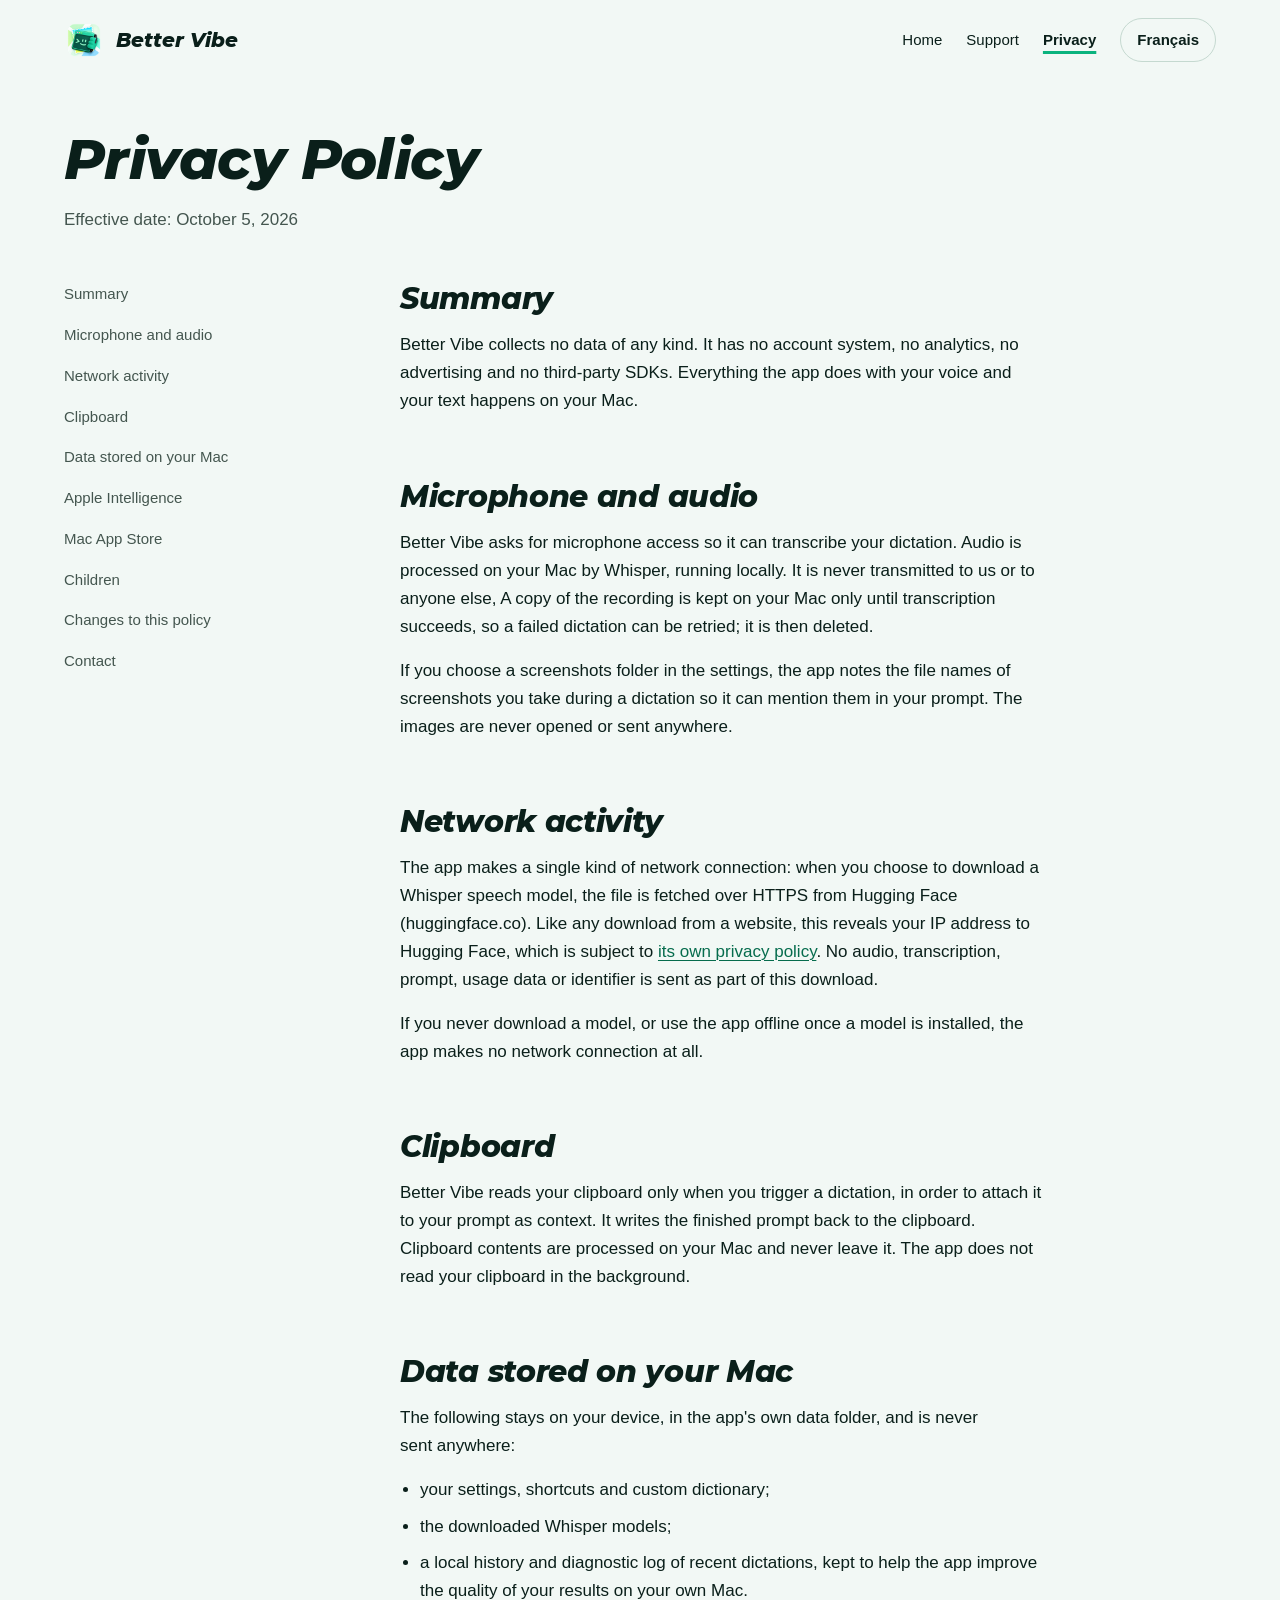
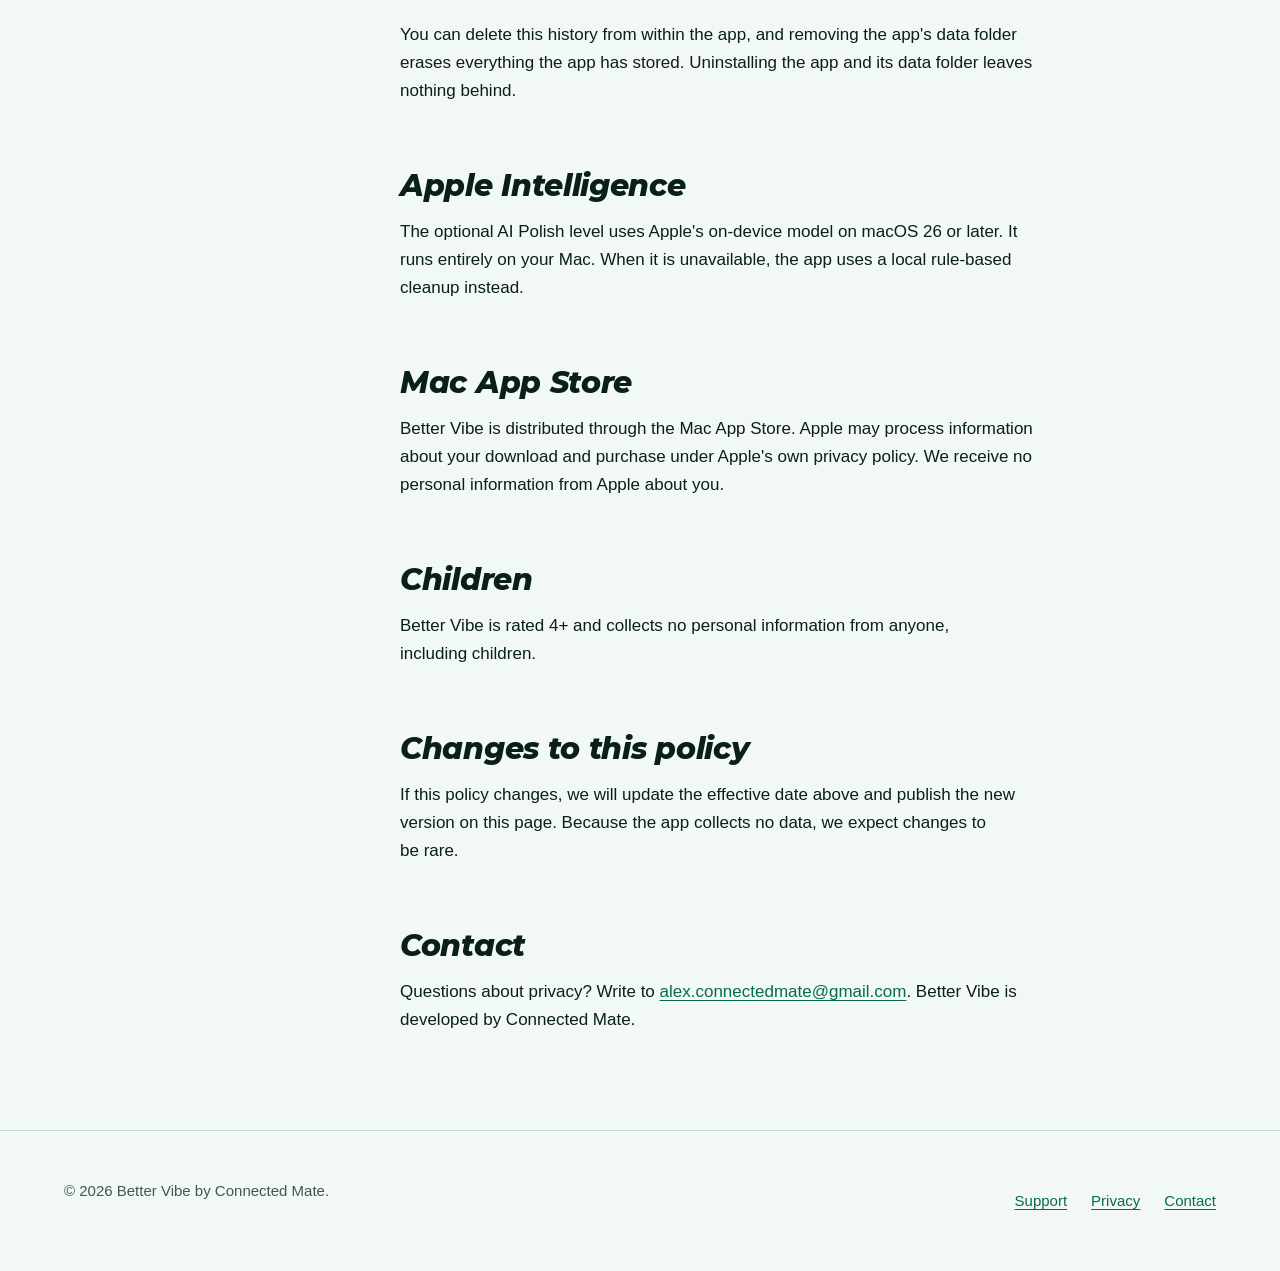
<file: privacy.html>
<!doctype html>
<html lang="en">
<head>
<meta charset="utf-8">
<meta name="viewport" content="width=device-width, initial-scale=1">
<title>Privacy Policy — Better Vibe</title>
<meta name="description" content="Better Vibe collects no data. Your voice is processed on your Mac and never transmitted. Read the full privacy policy.">
<meta name="theme-color" content="#f2f8f5" media="(prefers-color-scheme: light)">
<meta name="theme-color" content="#08201b" media="(prefers-color-scheme: dark)">
<link rel="canonical" href="https://connected-mate.github.io/better-vibe-site/privacy.html">
<link rel="alternate" hreflang="en" href="https://connected-mate.github.io/better-vibe-site/privacy.html">
<link rel="alternate" hreflang="fr" href="https://connected-mate.github.io/better-vibe-site/fr/privacy.html">
<link rel="alternate" hreflang="x-default" href="https://connected-mate.github.io/better-vibe-site/privacy.html">
<link rel="icon" type="image/png" sizes="32x32" href="assets/favicon-32.png">
<link rel="icon" type="image/png" sizes="64x64" href="assets/favicon-64.png">
<link rel="apple-touch-icon" href="assets/brand/apple-touch-icon.png">
<meta property="og:type" content="website">
<meta property="og:site_name" content="Better Vibe">
<meta property="og:title" content="Privacy Policy — Better Vibe">
<meta property="og:description" content="Better Vibe collects no data. Your voice is processed on your Mac and never transmitted. Read the full privacy policy.">
<meta property="og:url" content="https://connected-mate.github.io/better-vibe-site/privacy.html">
<meta property="og:image" content="https://connected-mate.github.io/better-vibe-site/assets/icon-512.png">
<meta property="og:locale" content="en_US">
<meta property="og:locale:alternate" content="fr_FR">
<meta name="twitter:card" content="summary">
<meta name="twitter:title" content="Privacy Policy — Better Vibe">
<meta name="twitter:description" content="Better Vibe collects no data. Your voice is processed on your Mac and never transmitted. Read the full privacy policy.">
<meta name="twitter:image" content="https://connected-mate.github.io/better-vibe-site/assets/icon-512.png">
<link rel="preload" href="assets/fonts/montserrat-extrabold-italic.woff2" as="font" type="font/woff2" crossorigin>
<link rel="stylesheet" href="assets/style.css">
</head>
<body>
<a class="skip" href="#main">Skip to content</a>
<header class="wrap site-head">
  <a class="brand" href="./" aria-label="Better Vibe, Home"><img src="assets/icon-128.png" alt="" width="40" height="40">Better Vibe</a>
  <nav class="nav" aria-label="Main">
    <a href="./">Home</a>
    <a href="support.html">Support</a>
    <a href="privacy.html" aria-current="page">Privacy</a>
    <a class="lang" href="fr/privacy.html" hreflang="fr" lang="fr" aria-label="Français">Français</a>
  </nav>
</header>
<main id="main" class="wrap doc">
  <h1>Privacy Policy</h1>
  <p class="meta">Effective date: October 5, 2026</p>
  <div class="doc-grid">
    <nav class="toc" aria-label="On this page"><ul><li><a href="#summary">Summary</a></li><li><a href="#audio">Microphone and audio</a></li><li><a href="#network">Network activity</a></li><li><a href="#clipboard">Clipboard</a></li><li><a href="#local">Data stored on your Mac</a></li><li><a href="#ai">Apple Intelligence</a></li><li><a href="#store">Mac App Store</a></li><li><a href="#children">Children</a></li><li><a href="#changes">Changes to this policy</a></li><li><a href="#contact">Contact</a></li></ul></nav>
    <article><h2 id="summary" style="margin-top:0">Summary</h2><p>Better Vibe collects no data of any kind. It has no account system, no analytics, no advertising and no third-party SDKs. Everything the app does with your voice and your text happens on your Mac.</p><h2 id="audio">Microphone and audio</h2><p>Better Vibe asks for microphone access so it can transcribe your dictation. Audio is processed on your Mac by Whisper, running locally. It is never transmitted to us or to anyone else, A copy of the recording is kept on your Mac only until transcription succeeds, so a failed dictation can be retried; it is then deleted.</p><p>If you choose a screenshots folder in the settings, the app notes the file names of screenshots you take during a dictation so it can mention them in your prompt. The images are never opened or sent anywhere.</p><h2 id="network">Network activity</h2><p>The app makes a single kind of network connection: when you choose to download a Whisper speech model, the file is fetched over HTTPS from Hugging Face (huggingface.co). Like any download from a website, this reveals your IP address to Hugging Face, which is subject to <a href="https://huggingface.co/privacy" rel="noopener">its own privacy policy</a>. No audio, transcription, prompt, usage data or identifier is sent as part of this download.</p><p>If you never download a model, or use the app offline once a model is installed, the app makes no network connection at all.</p><h2 id="clipboard">Clipboard</h2><p>Better Vibe reads your clipboard only when you trigger a dictation, in order to attach it to your prompt as context. It writes the finished prompt back to the clipboard. Clipboard contents are processed on your Mac and never leave it. The app does not read your clipboard in the background.</p><h2 id="local">Data stored on your Mac</h2><p>The following stays on your device, in the app's own data folder, and is never sent anywhere:</p><ul><li>your settings, shortcuts and custom dictionary;</li><li>the downloaded Whisper models;</li><li>a local history and diagnostic log of recent dictations, kept to help the app improve the quality of your results on your own Mac.</li></ul><p>You can delete this history from within the app, and removing the app's data folder erases everything the app has stored. Uninstalling the app and its data folder leaves nothing behind.</p><h2 id="ai">Apple Intelligence</h2><p>The optional AI Polish level uses Apple's on-device model on macOS 26 or later. It runs entirely on your Mac. When it is unavailable, the app uses a local rule-based cleanup instead.</p><h2 id="store">Mac App Store</h2><p>Better Vibe is distributed through the Mac App Store. Apple may process information about your download and purchase under Apple's own privacy policy. We receive no personal information from Apple about you.</p><h2 id="children">Children</h2><p>Better Vibe is rated 4+ and collects no personal information from anyone, including children.</p><h2 id="changes">Changes to this policy</h2><p>If this policy changes, we will update the effective date above and publish the new version on this page. Because the app collects no data, we expect changes to be rare.</p><h2 id="contact">Contact</h2><p>Questions about privacy? Write to <a href="mailto:alex.connectedmate@gmail.com">alex.connectedmate@gmail.com</a>. Better Vibe is developed by Connected Mate.</p></article>
  </div>
</main>
<footer>
  <div class="wrap">
    <p>© 2026 Better Vibe by Connected Mate.</p>
    <nav aria-label="Footer">
      <a href="support.html">Support</a>
      <a href="privacy.html">Privacy</a>
      <a href="mailto:alex.connectedmate@gmail.com">Contact</a>
    </nav>
  </div>
</footer>
</body>
</html>
</file>
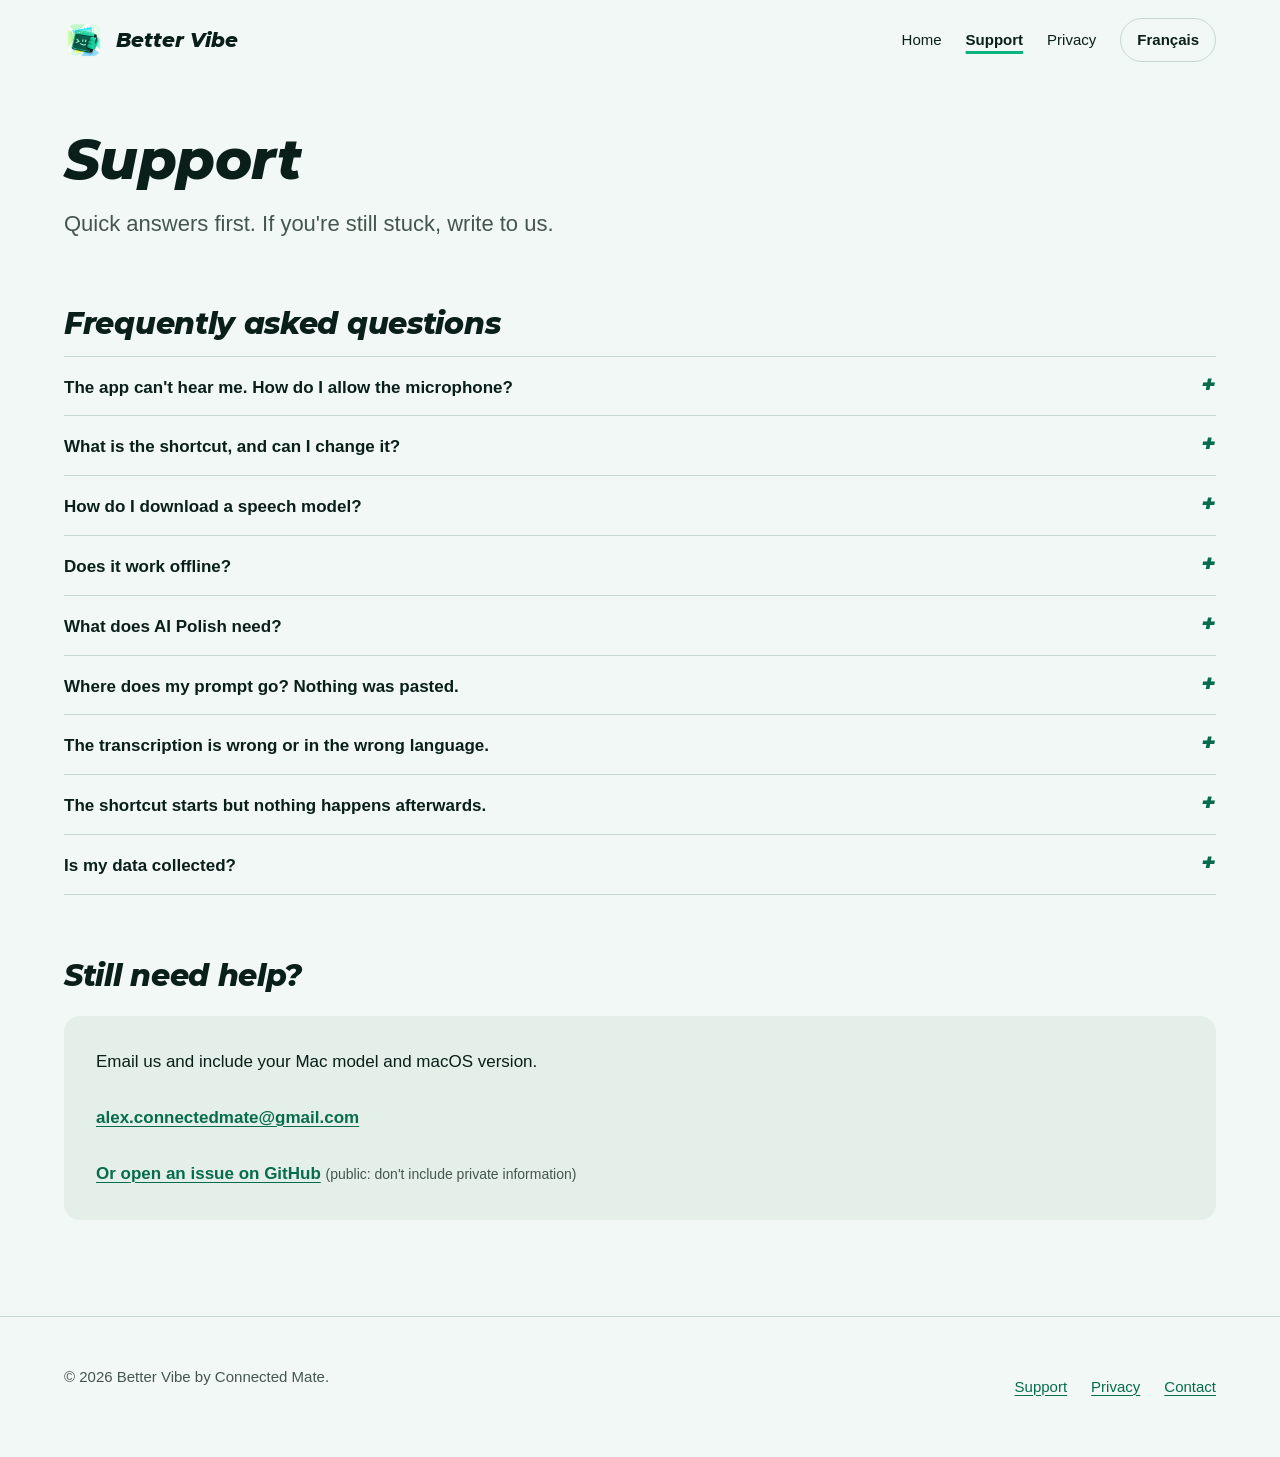
<file: support.html>
<!doctype html>
<html lang="en">
<head>
<meta charset="utf-8">
<meta name="viewport" content="width=device-width, initial-scale=1">
<title>Support — Better Vibe</title>
<meta name="description" content="Help for Better Vibe: microphone permission, shortcuts, model download, offline use, Apple Intelligence, troubleshooting, and how to contact us.">
<meta name="theme-color" content="#f2f8f5" media="(prefers-color-scheme: light)">
<meta name="theme-color" content="#08201b" media="(prefers-color-scheme: dark)">
<link rel="canonical" href="https://connected-mate.github.io/better-vibe-site/support.html">
<link rel="alternate" hreflang="en" href="https://connected-mate.github.io/better-vibe-site/support.html">
<link rel="alternate" hreflang="fr" href="https://connected-mate.github.io/better-vibe-site/fr/support.html">
<link rel="alternate" hreflang="x-default" href="https://connected-mate.github.io/better-vibe-site/support.html">
<link rel="icon" type="image/png" sizes="32x32" href="assets/favicon-32.png">
<link rel="icon" type="image/png" sizes="64x64" href="assets/favicon-64.png">
<link rel="apple-touch-icon" href="assets/brand/apple-touch-icon.png">
<meta property="og:type" content="website">
<meta property="og:site_name" content="Better Vibe">
<meta property="og:title" content="Support — Better Vibe">
<meta property="og:description" content="Help for Better Vibe: microphone permission, shortcuts, model download, offline use, Apple Intelligence, troubleshooting, and how to contact us.">
<meta property="og:url" content="https://connected-mate.github.io/better-vibe-site/support.html">
<meta property="og:image" content="https://connected-mate.github.io/better-vibe-site/assets/icon-512.png">
<meta property="og:locale" content="en_US">
<meta property="og:locale:alternate" content="fr_FR">
<meta name="twitter:card" content="summary">
<meta name="twitter:title" content="Support — Better Vibe">
<meta name="twitter:description" content="Help for Better Vibe: microphone permission, shortcuts, model download, offline use, Apple Intelligence, troubleshooting, and how to contact us.">
<meta name="twitter:image" content="https://connected-mate.github.io/better-vibe-site/assets/icon-512.png">
<link rel="preload" href="assets/fonts/montserrat-extrabold-italic.woff2" as="font" type="font/woff2" crossorigin>
<link rel="stylesheet" href="assets/style.css">
</head>
<body>
<a class="skip" href="#main">Skip to content</a>
<header class="wrap site-head">
  <a class="brand" href="./" aria-label="Better Vibe, Home"><img src="assets/icon-128.png" alt="" width="40" height="40">Better Vibe</a>
  <nav class="nav" aria-label="Main">
    <a href="./">Home</a>
    <a href="support.html" aria-current="page">Support</a>
    <a href="privacy.html">Privacy</a>
    <a class="lang" href="fr/support.html" hreflang="fr" lang="fr" aria-label="Français">Français</a>
  </nav>
</header>
<main id="main" class="wrap doc">
  <h1>Support</h1>
  <p class="lede">Quick answers first. If you're still stuck, write to us.</p>
  <h2>Frequently asked questions</h2>
  <div class="faq"><details><summary>The app can't hear me. How do I allow the microphone?</summary><p>Open <strong>System Settings → Privacy &amp; Security → Microphone</strong> and switch Better Vibe on. If it isn't listed, quit and reopen the app and start a dictation again so macOS asks. Also check that the right input is selected in <strong>System Settings → Sound → Input</strong>.</p></details><details><summary>What is the shortcut, and can I change it?</summary><p>By default <kbd>⌘⇧D</kbd> starts and stops a prompt dictation, <kbd>⌘⇧C</kbd> dictates straight to the clipboard, and <kbd>⌘⇧N</kbd> cycles your languages. All shortcuts can be changed in the app's Settings. If a shortcut does nothing, another app may be using the same combination: pick a different one.</p></details><details><summary>How do I download a speech model?</summary><p>On first launch, the onboarding lets you pick a Whisper model, and Better Vibe recommends one for your Mac. You can download others later in Settings. Models are fetched from Hugging Face over HTTPS, so you need an internet connection for that step only. Larger models are more accurate but take more space and time.</p></details><details><summary>Does it work offline?</summary><p>Yes. Once a model is downloaded, transcription, cleanup and prompt assembly work with no internet connection at all.</p></details><details><summary>What does AI Polish need?</summary><p>AI Polish is optional and requires macOS 26 or later on a Mac with Apple Intelligence enabled (<strong>System Settings → Apple Intelligence &amp; Siri</strong>). If it isn't available, Better Vibe automatically uses its local cleanup instead, so you always get a result.</p></details><details><summary>Where does my prompt go? Nothing was pasted.</summary><p>Better Vibe never pastes for you. The prompt is placed on your clipboard and shown in a result window: press <kbd>⌘V</kbd> in your assistant, editor or terminal.</p></details><details><summary>The transcription is wrong or in the wrong language.</summary><p>Try a larger Whisper model, check your selected languages in Settings, speak a little closer to the microphone, and add unusual names or terms to the custom dictionary.</p></details><details><summary>The shortcut starts but nothing happens afterwards.</summary><p>Press the shortcut a second time to stop the recording: it works as start/stop. Also check that a model is installed and the microphone permission is on.</p></details><details><summary>Is my data collected?</summary><p>No. See the <a href="privacy.html">privacy policy</a>.</p></details></div>
  <h2>Still need help?</h2>
  <div class="contact-box">
    <p>Email us and include your Mac model and macOS version.</p>
    <p><a href="mailto:alex.connectedmate@gmail.com">alex.connectedmate@gmail.com</a></p>
    <p><a href="https://github.com/Connected-Mate/better-vibe-site/issues" rel="noopener">Or open an issue on GitHub</a> <span class="fine">(public: don't include private information)</span></p>
  </div>
</main>
<footer>
  <div class="wrap">
    <p>© 2026 Better Vibe by Connected Mate.</p>
    <nav aria-label="Footer">
      <a href="support.html">Support</a>
      <a href="privacy.html">Privacy</a>
      <a href="mailto:alex.connectedmate@gmail.com">Contact</a>
    </nav>
  </div>
</footer>
</body>
</html>
</file>
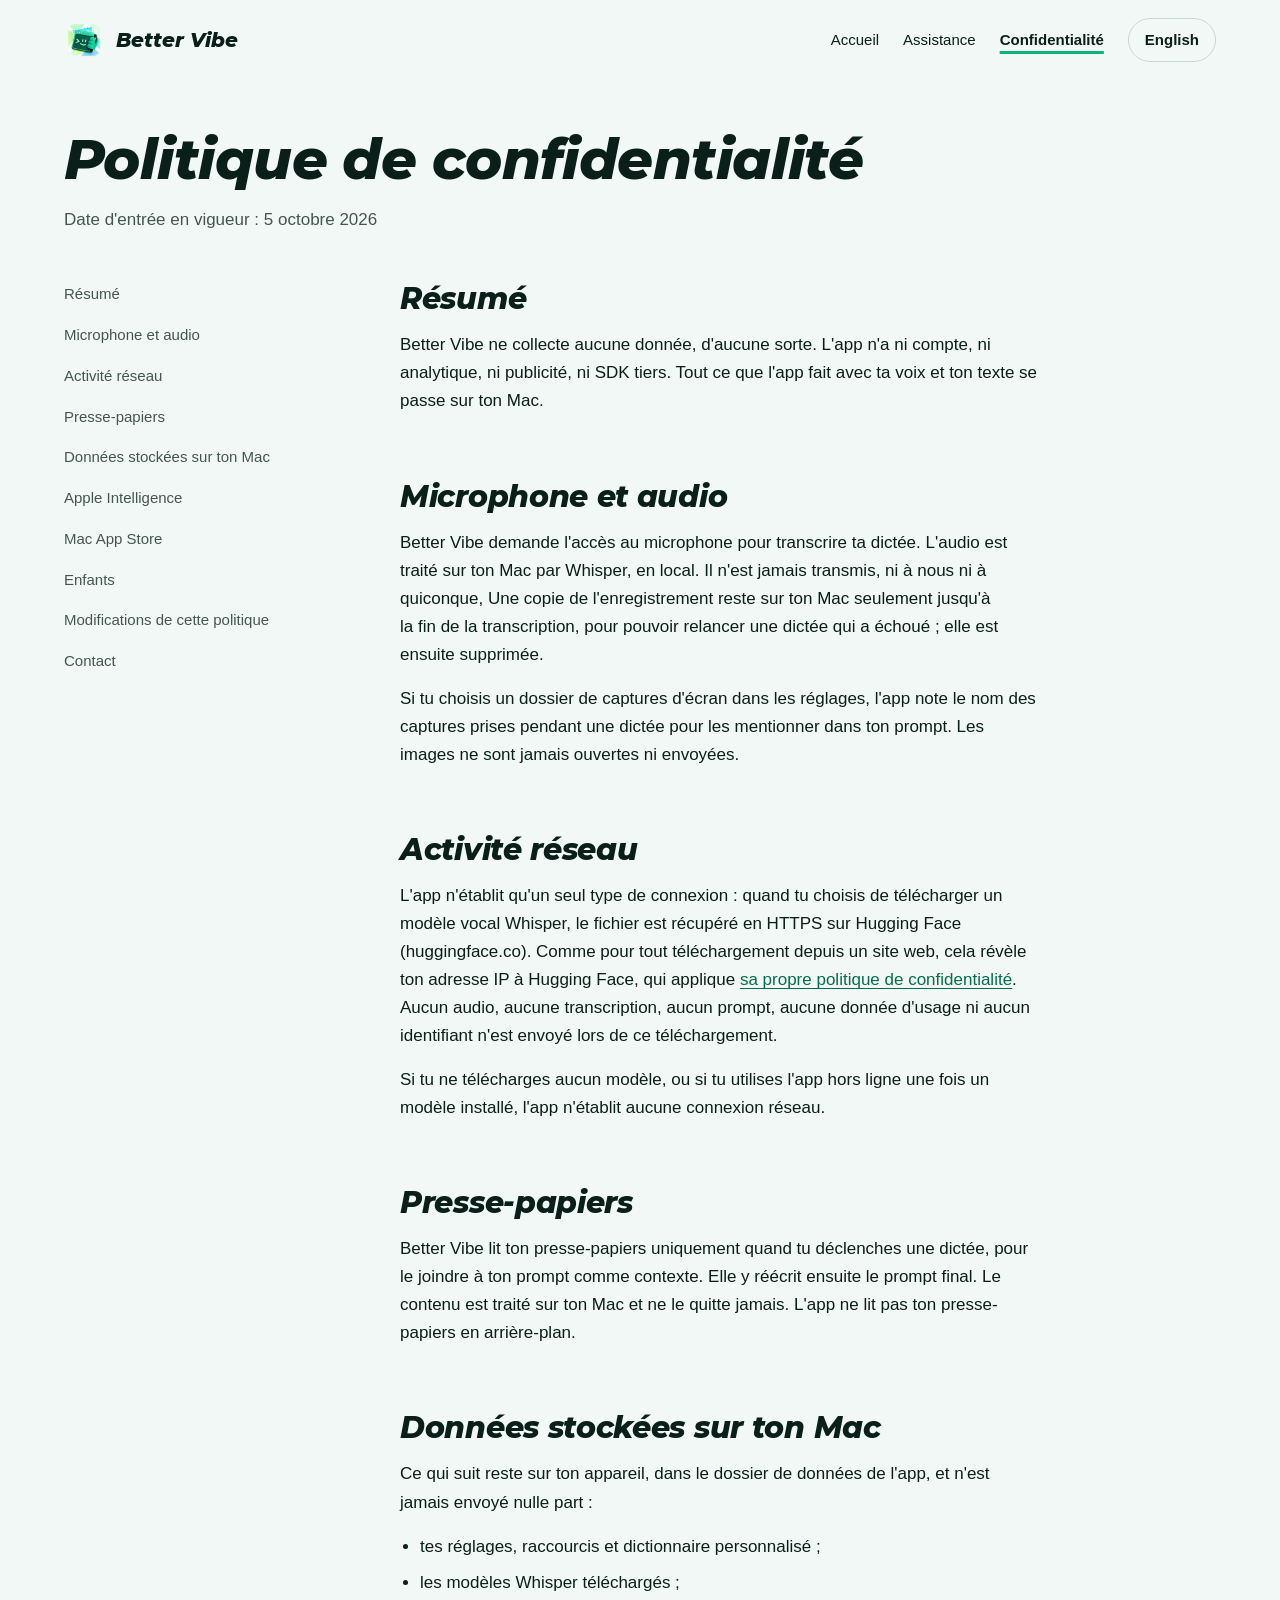
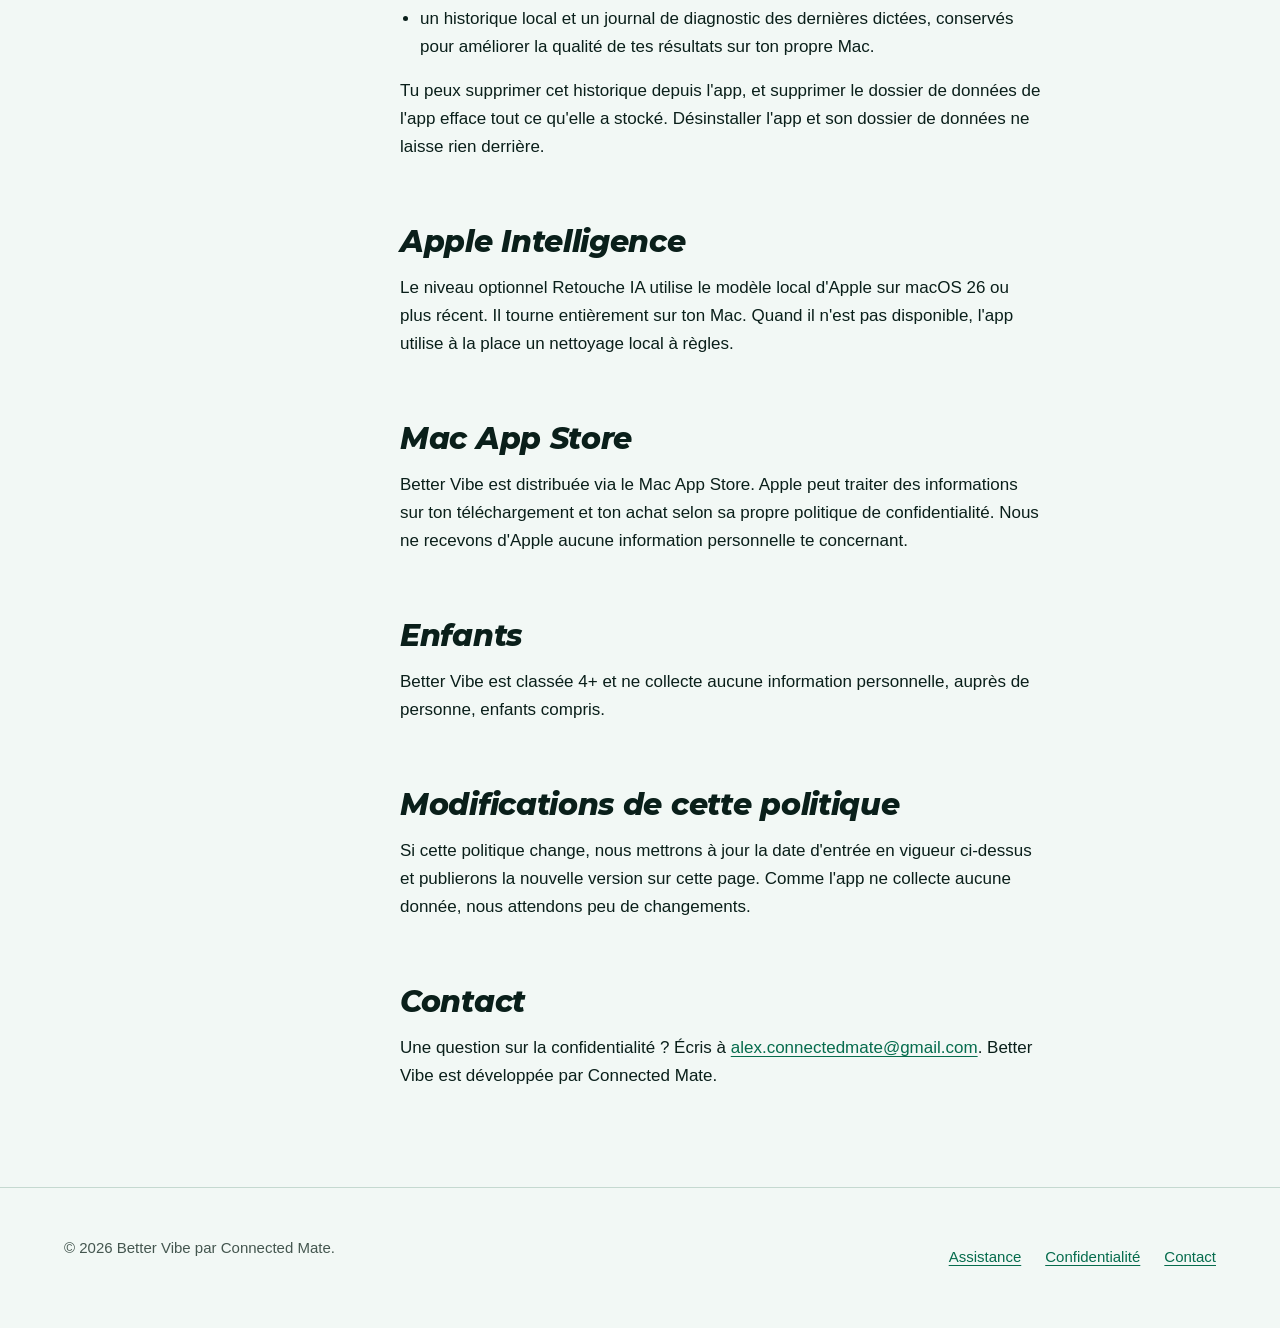
<file: fr/privacy.html>
<!doctype html>
<html lang="fr">
<head>
<meta charset="utf-8">
<meta name="viewport" content="width=device-width, initial-scale=1">
<title>Politique de confidentialité — Better Vibe</title>
<meta name="description" content="Better Vibe ne collecte aucune donnée. Ta voix est traitée sur ton Mac et jamais transmise. Lis la politique de confidentialité complète.">
<meta name="theme-color" content="#f2f8f5" media="(prefers-color-scheme: light)">
<meta name="theme-color" content="#08201b" media="(prefers-color-scheme: dark)">
<link rel="canonical" href="https://connected-mate.github.io/better-vibe-site/fr/privacy.html">
<link rel="alternate" hreflang="en" href="https://connected-mate.github.io/better-vibe-site/privacy.html">
<link rel="alternate" hreflang="fr" href="https://connected-mate.github.io/better-vibe-site/fr/privacy.html">
<link rel="alternate" hreflang="x-default" href="https://connected-mate.github.io/better-vibe-site/privacy.html">
<link rel="icon" type="image/png" sizes="32x32" href="../assets/favicon-32.png">
<link rel="icon" type="image/png" sizes="64x64" href="../assets/favicon-64.png">
<link rel="apple-touch-icon" href="../assets/brand/apple-touch-icon.png">
<meta property="og:type" content="website">
<meta property="og:site_name" content="Better Vibe">
<meta property="og:title" content="Politique de confidentialité — Better Vibe">
<meta property="og:description" content="Better Vibe ne collecte aucune donnée. Ta voix est traitée sur ton Mac et jamais transmise. Lis la politique de confidentialité complète.">
<meta property="og:url" content="https://connected-mate.github.io/better-vibe-site/fr/privacy.html">
<meta property="og:image" content="https://connected-mate.github.io/better-vibe-site/assets/icon-512.png">
<meta property="og:locale" content="fr_FR">
<meta property="og:locale:alternate" content="en_US">
<meta name="twitter:card" content="summary">
<meta name="twitter:title" content="Politique de confidentialité — Better Vibe">
<meta name="twitter:description" content="Better Vibe ne collecte aucune donnée. Ta voix est traitée sur ton Mac et jamais transmise. Lis la politique de confidentialité complète.">
<meta name="twitter:image" content="https://connected-mate.github.io/better-vibe-site/assets/icon-512.png">
<link rel="preload" href="../assets/fonts/montserrat-extrabold-italic.woff2" as="font" type="font/woff2" crossorigin>
<link rel="stylesheet" href="../assets/style.css">
</head>
<body>
<a class="skip" href="#main">Aller au contenu</a>
<header class="wrap site-head">
  <a class="brand" href="./" aria-label="Better Vibe, Accueil"><img src="../assets/icon-128.png" alt="" width="40" height="40">Better Vibe</a>
  <nav class="nav" aria-label="Main">
    <a href="./">Accueil</a>
    <a href="support.html">Assistance</a>
    <a href="privacy.html" aria-current="page">Confidentialité</a>
    <a class="lang" href="../privacy.html" hreflang="en" lang="en" aria-label="English">English</a>
  </nav>
</header>
<main id="main" class="wrap doc">
  <h1>Politique de confidentialité</h1>
  <p class="meta">Date d'entrée en vigueur : 5 octobre 2026</p>
  <div class="doc-grid">
    <nav class="toc" aria-label="Sur cette page"><ul><li><a href="#summary">Résumé</a></li><li><a href="#audio">Microphone et audio</a></li><li><a href="#network">Activité réseau</a></li><li><a href="#clipboard">Presse-papiers</a></li><li><a href="#local">Données stockées sur ton Mac</a></li><li><a href="#ai">Apple Intelligence</a></li><li><a href="#store">Mac App Store</a></li><li><a href="#children">Enfants</a></li><li><a href="#changes">Modifications de cette politique</a></li><li><a href="#contact">Contact</a></li></ul></nav>
    <article><h2 id="summary" style="margin-top:0">Résumé</h2><p>Better Vibe ne collecte aucune donnée, d'aucune sorte. L'app n'a ni compte, ni analytique, ni publicité, ni SDK tiers. Tout ce que l'app fait avec ta voix et ton texte se passe sur ton Mac.</p><h2 id="audio">Microphone et audio</h2><p>Better Vibe demande l'accès au microphone pour transcrire ta dictée. L'audio est traité sur ton Mac par Whisper, en local. Il n'est jamais transmis, ni à nous ni à quiconque, Une copie de l'enregistrement reste sur ton Mac seulement jusqu'à la fin de la transcription, pour pouvoir relancer une dictée qui a échoué ; elle est ensuite supprimée.</p><p>Si tu choisis un dossier de captures d'écran dans les réglages, l'app note le nom des captures prises pendant une dictée pour les mentionner dans ton prompt. Les images ne sont jamais ouvertes ni envoyées.</p><h2 id="network">Activité réseau</h2><p>L'app n'établit qu'un seul type de connexion : quand tu choisis de télécharger un modèle vocal Whisper, le fichier est récupéré en HTTPS sur Hugging Face (huggingface.co). Comme pour tout téléchargement depuis un site web, cela révèle ton adresse IP à Hugging Face, qui applique <a href="https://huggingface.co/privacy" rel="noopener">sa propre politique de confidentialité</a>. Aucun audio, aucune transcription, aucun prompt, aucune donnée d'usage ni aucun identifiant n'est envoyé lors de ce téléchargement.</p><p>Si tu ne télécharges aucun modèle, ou si tu utilises l'app hors ligne une fois un modèle installé, l'app n'établit aucune connexion réseau.</p><h2 id="clipboard">Presse-papiers</h2><p>Better Vibe lit ton presse-papiers uniquement quand tu déclenches une dictée, pour le joindre à ton prompt comme contexte. Elle y réécrit ensuite le prompt final. Le contenu est traité sur ton Mac et ne le quitte jamais. L'app ne lit pas ton presse-papiers en arrière-plan.</p><h2 id="local">Données stockées sur ton Mac</h2><p>Ce qui suit reste sur ton appareil, dans le dossier de données de l'app, et n'est jamais envoyé nulle part :</p><ul><li>tes réglages, raccourcis et dictionnaire personnalisé ;</li><li>les modèles Whisper téléchargés ;</li><li>un historique local et un journal de diagnostic des dernières dictées, conservés pour améliorer la qualité de tes résultats sur ton propre Mac.</li></ul><p>Tu peux supprimer cet historique depuis l'app, et supprimer le dossier de données de l'app efface tout ce qu'elle a stocké. Désinstaller l'app et son dossier de données ne laisse rien derrière.</p><h2 id="ai">Apple Intelligence</h2><p>Le niveau optionnel Retouche IA utilise le modèle local d'Apple sur macOS 26 ou plus récent. Il tourne entièrement sur ton Mac. Quand il n'est pas disponible, l'app utilise à la place un nettoyage local à règles.</p><h2 id="store">Mac App Store</h2><p>Better Vibe est distribuée via le Mac App Store. Apple peut traiter des informations sur ton téléchargement et ton achat selon sa propre politique de confidentialité. Nous ne recevons d'Apple aucune information personnelle te concernant.</p><h2 id="children">Enfants</h2><p>Better Vibe est classée 4+ et ne collecte aucune information personnelle, auprès de personne, enfants compris.</p><h2 id="changes">Modifications de cette politique</h2><p>Si cette politique change, nous mettrons à jour la date d'entrée en vigueur ci-dessus et publierons la nouvelle version sur cette page. Comme l'app ne collecte aucune donnée, nous attendons peu de changements.</p><h2 id="contact">Contact</h2><p>Une question sur la confidentialité ? Écris à <a href="mailto:alex.connectedmate@gmail.com">alex.connectedmate@gmail.com</a>. Better Vibe est développée par Connected Mate.</p></article>
  </div>
</main>
<footer>
  <div class="wrap">
    <p>© 2026 Better Vibe par Connected Mate.</p>
    <nav aria-label="Footer">
      <a href="support.html">Assistance</a>
      <a href="privacy.html">Confidentialité</a>
      <a href="mailto:alex.connectedmate@gmail.com">Contact</a>
    </nav>
  </div>
</footer>
</body>
</html>
</file>
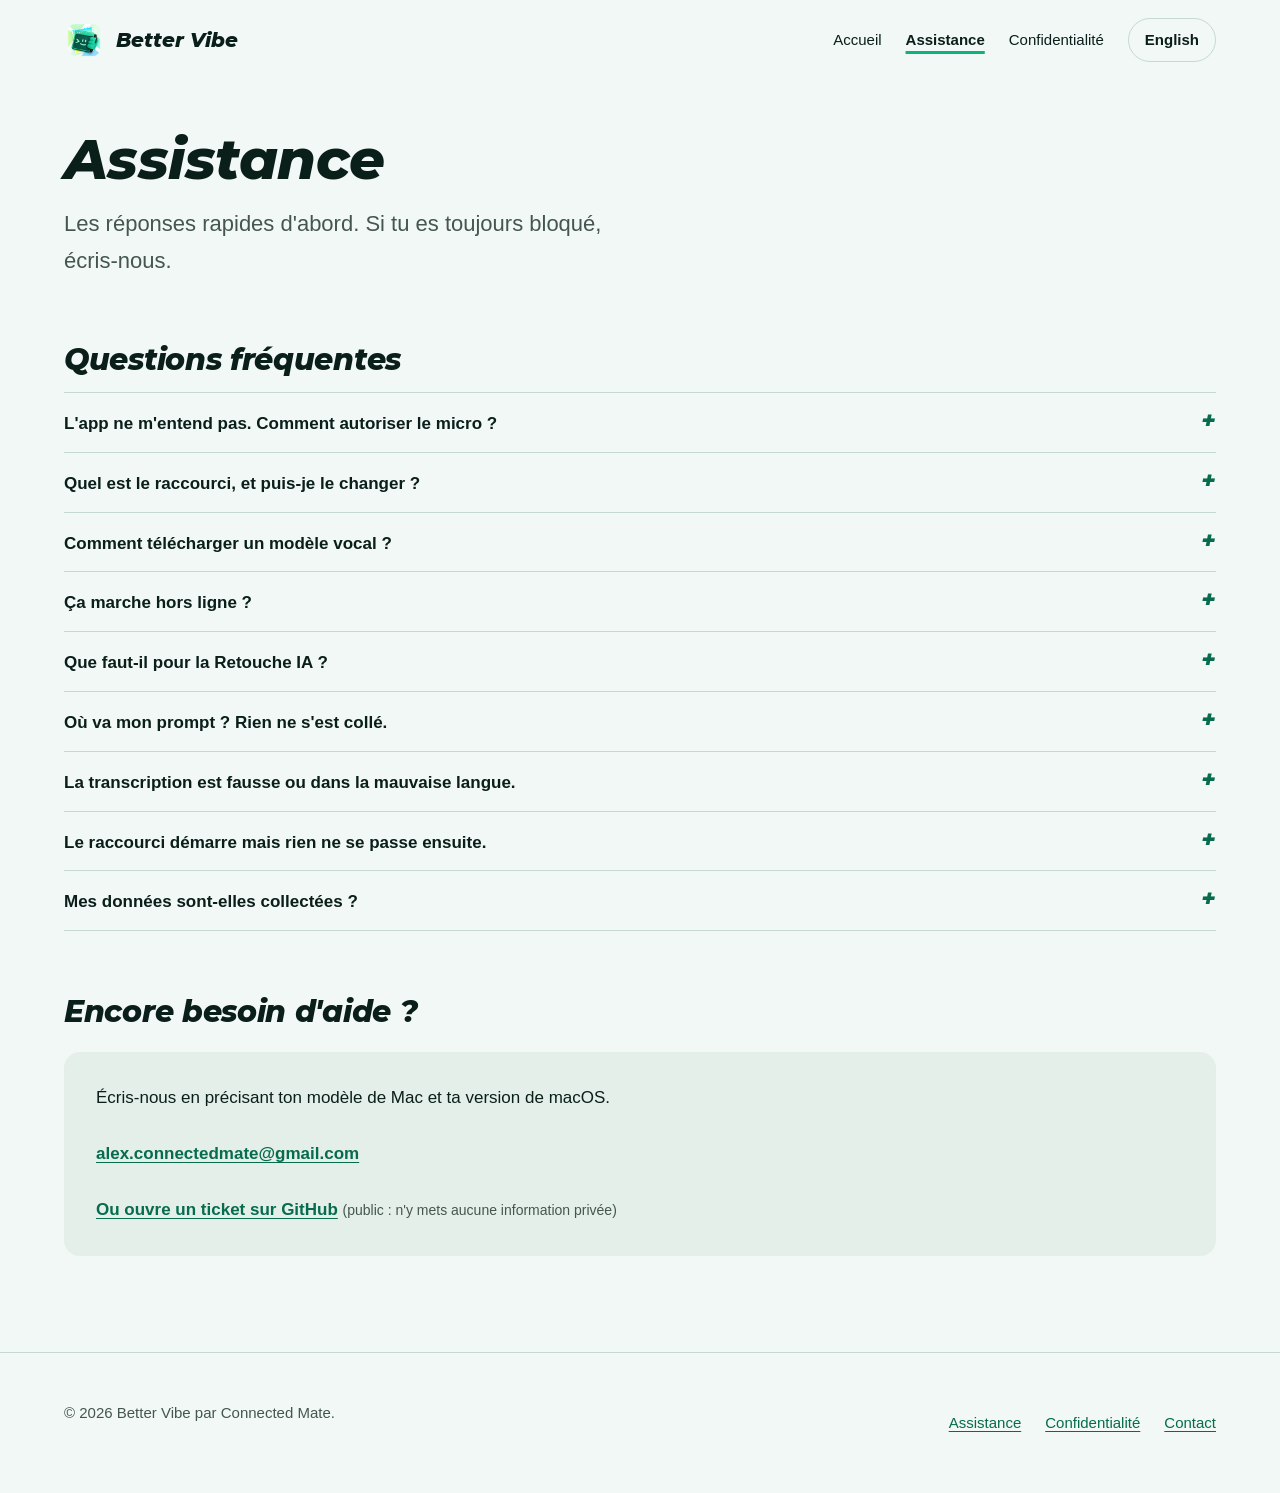
<file: fr/support.html>
<!doctype html>
<html lang="fr">
<head>
<meta charset="utf-8">
<meta name="viewport" content="width=device-width, initial-scale=1">
<title>Assistance — Better Vibe</title>
<meta name="description" content="Aide pour Better Vibe : autorisation du micro, raccourcis, téléchargement du modèle, usage hors ligne, Apple Intelligence, dépannage et contact.">
<meta name="theme-color" content="#f2f8f5" media="(prefers-color-scheme: light)">
<meta name="theme-color" content="#08201b" media="(prefers-color-scheme: dark)">
<link rel="canonical" href="https://connected-mate.github.io/better-vibe-site/fr/support.html">
<link rel="alternate" hreflang="en" href="https://connected-mate.github.io/better-vibe-site/support.html">
<link rel="alternate" hreflang="fr" href="https://connected-mate.github.io/better-vibe-site/fr/support.html">
<link rel="alternate" hreflang="x-default" href="https://connected-mate.github.io/better-vibe-site/support.html">
<link rel="icon" type="image/png" sizes="32x32" href="../assets/favicon-32.png">
<link rel="icon" type="image/png" sizes="64x64" href="../assets/favicon-64.png">
<link rel="apple-touch-icon" href="../assets/brand/apple-touch-icon.png">
<meta property="og:type" content="website">
<meta property="og:site_name" content="Better Vibe">
<meta property="og:title" content="Assistance — Better Vibe">
<meta property="og:description" content="Aide pour Better Vibe : autorisation du micro, raccourcis, téléchargement du modèle, usage hors ligne, Apple Intelligence, dépannage et contact.">
<meta property="og:url" content="https://connected-mate.github.io/better-vibe-site/fr/support.html">
<meta property="og:image" content="https://connected-mate.github.io/better-vibe-site/assets/icon-512.png">
<meta property="og:locale" content="fr_FR">
<meta property="og:locale:alternate" content="en_US">
<meta name="twitter:card" content="summary">
<meta name="twitter:title" content="Assistance — Better Vibe">
<meta name="twitter:description" content="Aide pour Better Vibe : autorisation du micro, raccourcis, téléchargement du modèle, usage hors ligne, Apple Intelligence, dépannage et contact.">
<meta name="twitter:image" content="https://connected-mate.github.io/better-vibe-site/assets/icon-512.png">
<link rel="preload" href="../assets/fonts/montserrat-extrabold-italic.woff2" as="font" type="font/woff2" crossorigin>
<link rel="stylesheet" href="../assets/style.css">
</head>
<body>
<a class="skip" href="#main">Aller au contenu</a>
<header class="wrap site-head">
  <a class="brand" href="./" aria-label="Better Vibe, Accueil"><img src="../assets/icon-128.png" alt="" width="40" height="40">Better Vibe</a>
  <nav class="nav" aria-label="Main">
    <a href="./">Accueil</a>
    <a href="support.html" aria-current="page">Assistance</a>
    <a href="privacy.html">Confidentialité</a>
    <a class="lang" href="../support.html" hreflang="en" lang="en" aria-label="English">English</a>
  </nav>
</header>
<main id="main" class="wrap doc">
  <h1>Assistance</h1>
  <p class="lede">Les réponses rapides d'abord. Si tu es toujours bloqué, écris-nous.</p>
  <h2>Questions fréquentes</h2>
  <div class="faq"><details><summary>L'app ne m'entend pas. Comment autoriser le micro ?</summary><p>Ouvre <strong>Réglages Système → Confidentialité et sécurité → Microphone</strong> et active Better Vibe. Si elle n'apparaît pas, quitte puis rouvre l'app et relance une dictée pour que macOS pose la question. Vérifie aussi l'entrée choisie dans <strong>Réglages Système → Son → Entrée</strong>.</p></details><details><summary>Quel est le raccourci, et puis-je le changer ?</summary><p>Par défaut, <kbd>⌘⇧D</kbd> démarre et arrête une dictée de prompt, <kbd>⌘⇧C</kbd> dicte directement vers le presse-papiers et <kbd>⌘⇧N</kbd> fait défiler tes langues. Tous les raccourcis se changent dans les Réglages de l'app. Si un raccourci ne fait rien, une autre app utilise peut-être la même combinaison : choisis-en une autre.</p></details><details><summary>Comment télécharger un modèle vocal ?</summary><p>Au premier lancement, l'accueil te propose un modèle Whisper, et Better Vibe en recommande un pour ton Mac. Tu peux en télécharger d'autres plus tard dans les Réglages. Les modèles viennent de Hugging Face en HTTPS : il te faut donc Internet pour cette étape seulement. Les gros modèles sont plus précis mais prennent plus de place et de temps.</p></details><details><summary>Ça marche hors ligne ?</summary><p>Oui. Une fois un modèle téléchargé, transcription, nettoyage et assemblage du prompt fonctionnent sans aucune connexion Internet.</p></details><details><summary>Que faut-il pour la Retouche IA ?</summary><p>La Retouche IA est optionnelle et demande macOS 26 ou plus récent sur un Mac avec Apple Intelligence activée (<strong>Réglages Système → Apple Intelligence et Siri</strong>). Si elle n'est pas disponible, Better Vibe utilise automatiquement son nettoyage local : tu as toujours un résultat.</p></details><details><summary>Où va mon prompt ? Rien ne s'est collé.</summary><p>Better Vibe ne colle jamais à ta place. Le prompt est placé dans ton presse-papiers et affiché dans une fenêtre de résultat : appuie sur <kbd>⌘V</kbd> dans ton assistant, ton éditeur ou ton terminal.</p></details><details><summary>La transcription est fausse ou dans la mauvaise langue.</summary><p>Essaie un modèle Whisper plus grand, vérifie les langues choisies dans les Réglages, rapproche-toi du micro, et ajoute les noms ou termes inhabituels au dictionnaire personnalisé.</p></details><details><summary>Le raccourci démarre mais rien ne se passe ensuite.</summary><p>Appuie une seconde fois sur le raccourci pour arrêter l'enregistrement : il fonctionne en démarrage/arrêt. Vérifie aussi qu'un modèle est installé et que l'accès au micro est activé.</p></details><details><summary>Mes données sont-elles collectées ?</summary><p>Non. Voir la <a href="privacy.html">politique de confidentialité</a>.</p></details></div>
  <h2>Encore besoin d'aide ?</h2>
  <div class="contact-box">
    <p>Écris-nous en précisant ton modèle de Mac et ta version de macOS.</p>
    <p><a href="mailto:alex.connectedmate@gmail.com">alex.connectedmate@gmail.com</a></p>
    <p><a href="https://github.com/Connected-Mate/better-vibe-site/issues" rel="noopener">Ou ouvre un ticket sur GitHub</a> <span class="fine">(public : n'y mets aucune information privée)</span></p>
  </div>
</main>
<footer>
  <div class="wrap">
    <p>© 2026 Better Vibe par Connected Mate.</p>
    <nav aria-label="Footer">
      <a href="support.html">Assistance</a>
      <a href="privacy.html">Confidentialité</a>
      <a href="mailto:alex.connectedmate@gmail.com">Contact</a>
    </nav>
  </div>
</footer>
</body>
</html>
</file>
<file: assets/home.css>
/* Better Vibe — landing. Tokens come from the app (VibeCore/Views/VibeTheme.swift). */
@font-face{font-family:"Montserrat";font-style:italic;font-weight:700;font-display:swap;src:url("fonts/montserrat-bold-italic.woff2") format("woff2")}
@font-face{font-family:"Montserrat";font-style:italic;font-weight:800;font-display:swap;src:url("fonts/montserrat-extrabold-italic.woff2") format("woff2")}

:root{
  --forest-900:#062a21;   /* VB.onBrand (dark) */
  --forest-800:#0a3d33;   /* VB.forest */
  --forest-700:#0e4a3e;
  --emerald:#0bb37e;      /* VB.brandPrimary (dark) */
  --emerald-2:#02d49d;    /* VB.brandSecondary (dark) */
  --emerald-ink:#04724f;  /* VB.brandPrimary (light) — AA text on light */
  --mint:#57e6b4;         /* VB.brandTint1 */
  --mint-2:#95fbd0;       /* VB.mint */
  --mint-pale:#a9f2d9;    /* VB.brandTint2 (light) */
  --paper:#eaf7f1;
  --paper-2:#f4f6f8;      /* VB.surfaceMuted (light) */
  --card:#fcfefd;
  --ink:#0c151d;          /* VB.textPrimary (light) */
  --ink-2:#4b5a55;
  --on-dark:#eef2f4;      /* VB.textPrimary (dark) */
  --on-dark-2:#a9d8c6;
  --app-dark:#1c2228;     /* VB.surface (dark) */
  --pink:#fd9fec;--yellow:#f6e93d;--lime:#9df94b;   /* icon traffic lights */
  --danger:#b42318;--danger-soft:#ff7a7e;
  --line-dark:color-mix(in oklab,var(--mint) 18%,transparent);
  --line-light:color-mix(in oklab,var(--forest-800) 14%,transparent);
  --font-display:"Montserrat","Avenir Next",system-ui,sans-serif;
  --font-body:ui-sans-serif,-apple-system,BlinkMacSystemFont,"Segoe UI",Roboto,"Helvetica Neue",Arial,sans-serif;
  --font-mono:ui-monospace,SFMono-Regular,Menlo,Consolas,monospace;
  --space-xs:4px;--space-sm:8px;--space-md:12px;--space-base:16px;--space-lg:24px;--space-xl:32px;--space-2xl:48px;--space-3xl:64px;--space-4xl:96px;
  --gutter:clamp(16px,4vw,48px);
  --ease-out:cubic-bezier(.23,1,.32,1);
  --ease-in-out:cubic-bezier(.77,0,.175,1);
  --radius-card:28px;
  --header-h:64px;
}

*,*::before,*::after{box-sizing:border-box}
html{-webkit-text-size-adjust:100%;scroll-padding-top:calc(var(--header-h) + 8px)}
body{margin:0;background:var(--forest-900);color:var(--on-dark);font:400 1.0625rem/1.6 var(--font-body);overflow-x:clip;-webkit-font-smoothing:antialiased;text-rendering:optimizeLegibility}
img,video{display:block;max-width:100%;height:auto}
a{color:inherit}
button{font:inherit;color:inherit}
p{margin:0;text-wrap:pretty}
h1,h2,h3{margin:0;text-wrap:balance}
ul,ol{margin:0;padding:0;list-style:none}
:focus-visible{outline:3px solid var(--mint);outline-offset:3px;border-radius:6px}
.ch-clean :focus-visible,.gate :focus-visible{outline-color:var(--emerald-ink)}
.vh{position:absolute!important;width:1px;height:1px;overflow:hidden;clip:rect(0 0 0 0);white-space:nowrap}
.skip{position:fixed;left:16px;top:-80px;z-index:100;background:var(--mint);color:var(--forest-900);padding:10px 16px;border-radius:10px;font-weight:700;text-decoration:none}
.skip:focus{top:12px}
.wrap{width:min(100% - 2*var(--gutter),76rem);margin-inline:auto}

/* type */
.display,.display-2,.big-num,.brand,.kicker,.btn,.lane-l,.step-n,.tier span,.wordmark,.f-col h2,.li-h,.result-title,.pill span{font-family:var(--font-display);font-style:italic}
.display{font-weight:800;font-size:clamp(3rem,6.4vw,6.75rem);line-height:.9;letter-spacing:-.025em}
.display-2{font-weight:800;font-size:clamp(2.1rem,5vw,4.5rem);line-height:.98;letter-spacing:-.02em;max-width:16ch}
.kicker{font-weight:700;font-size:.8125rem;letter-spacing:.08em;text-transform:uppercase;color:var(--mint);margin-bottom:var(--space-lg)}
.sub{font-size:clamp(1.0625rem,.6vw + .95rem,1.3125rem);line-height:1.55;color:var(--on-dark-2);max-width:52ch;margin-top:var(--space-lg)}
.lede{font-size:clamp(1.125rem,.8vw + .95rem,1.375rem);line-height:1.5;color:var(--on-dark-2);max-width:44ch}

/* buttons */
.btn{display:inline-flex;align-items:center;justify-content:center;gap:10px;min-height:52px;padding:14px 24px;border-radius:999px;font-weight:800;font-size:1.0625rem;line-height:1.1;text-decoration:none;border:0;cursor:pointer;transition:transform .2s var(--ease-out),box-shadow .2s var(--ease-out),background-color .2s var(--ease-out);-webkit-tap-highlight-color:transparent}
.btn svg{width:20px;height:20px;flex:none}
.btn:active{transform:scale(.97)}
.btn-primary{background:var(--mint);color:var(--forest-900);box-shadow:0 6px 0 -1px var(--emerald),0 18px 40px -16px color-mix(in oklab,var(--mint) 70%,transparent)}
.btn-primary svg{transition:transform .25s var(--ease-out)}
.btn-ghost{color:var(--on-dark);box-shadow:inset 0 0 0 1.5px color-mix(in oklab,var(--mint) 45%,transparent)}
.btn-sm{min-height:44px;padding:10px 18px;font-size:.9375rem;background:var(--mint);color:var(--forest-900)}
.btn-sm svg{display:none}
@media (hover:hover) and (pointer:fine){
  .btn-primary:hover{transform:translateY(-2px);box-shadow:0 8px 0 -1px var(--emerald),0 24px 48px -16px color-mix(in oklab,var(--mint) 80%,transparent)}
  .btn-primary:hover svg{transform:translateY(2px)}
  .btn-ghost:hover{box-shadow:inset 0 0 0 1.5px var(--mint)}
  .btn-sm:hover{background:var(--mint-2)}
}

/* banner + progress + header */
.lang-banner{position:relative;z-index:60;background:var(--mint);color:var(--forest-900);font-weight:600;font-size:.9375rem;display:flex;align-items:center;justify-content:center;gap:var(--space-md);padding:8px 52px 8px 16px;text-align:center}
.lang-banner a{font-weight:800}
.lang-banner-x{position:absolute;right:6px;top:50%;translate:0 -50%;width:44px;height:44px;border:0;background:none;cursor:pointer;display:grid;place-items:center;color:var(--forest-900)}
.lang-banner-x svg{width:18px;height:18px}
.progress{position:fixed;inset:0 0 auto;height:3px;z-index:70;pointer-events:none}
.progress span{display:block;height:100%;background:linear-gradient(90deg,var(--emerald),var(--mint),var(--lime));transform-origin:0 50%;transform:scaleX(var(--sp,0))}
.top{position:sticky;top:0;z-index:50;height:var(--header-h);display:flex;align-items:center;gap:var(--space-lg);padding-inline:var(--gutter);transition:background-color .3s var(--ease-out),box-shadow .3s var(--ease-out)}
.top.solid{background:color-mix(in oklab,var(--forest-900) 94%,transparent);-webkit-backdrop-filter:blur(14px) saturate(1.4);backdrop-filter:blur(14px) saturate(1.4);box-shadow:0 1px 0 var(--line-dark)}
.brand{white-space:nowrap;display:inline-flex;align-items:center;gap:10px;font-weight:800;font-size:1.1875rem;text-decoration:none;color:var(--on-dark);min-height:44px}
.brand img{width:36px;height:36px;border-radius:9px}
.top-nav{display:none;gap:var(--space-xs);margin-left:auto}
.top-nav a{text-decoration:none;font-weight:600;font-size:.9375rem;padding:10px 14px;border-radius:999px;color:var(--on-dark-2);transition:color .2s,background-color .2s}
.top-nav a:hover{color:var(--on-dark);background:color-mix(in oklab,var(--mint) 10%,transparent)}
.top-actions{display:flex;align-items:center;gap:var(--space-sm);margin-left:auto}
.lang{display:inline-grid;place-items:center;min-width:44px;min-height:44px;border-radius:999px;font-weight:700;font-size:.875rem;text-decoration:none;color:var(--on-dark-2)}
.lang:hover{color:var(--on-dark)}
@media (min-width:62rem){.top-nav{display:flex}.top-nav+.top-actions{margin-left:var(--space-sm)}}
@media (max-width:23.5rem){.top .brand span{display:none}}

/* hero */
.hero{position:relative;min-height:calc(100svh - var(--header-h));display:grid;align-items:center;gap:var(--space-2xl);padding:var(--space-2xl) var(--gutter) var(--space-4xl);margin-top:calc(-1 * var(--header-h));padding-top:calc(var(--header-h) + var(--space-2xl));overflow:clip;isolation:isolate}
@media (min-width:60rem){.hero{grid-template-columns:minmax(0,1.1fr) minmax(0,.9fr);padding-inline:max(var(--gutter),calc((100% - 76rem)/2))}}
.hero-glow{position:absolute;inset:-20% -10%;z-index:-1;background:
  radial-gradient(38% 42% at 72% 38%,color-mix(in oklab,var(--emerald) 38%,transparent),transparent 70%),
  radial-gradient(30% 30% at 18% 78%,color-mix(in oklab,var(--mint) 16%,transparent),transparent 70%),
  radial-gradient(60% 60% at 50% 0%,var(--forest-800),transparent 70%)}
.hero::after{content:"";position:absolute;inset:auto 0 0;height:30%;z-index:-1;background:linear-gradient(transparent,var(--forest-900));pointer-events:none}
.hero-glow::after{content:"";position:absolute;inset:0;opacity:.07;background-image:url("data:image/svg+xml,%3Csvg xmlns='http://www.w3.org/2000/svg' width='160' height='160'%3E%3Cfilter id='n'%3E%3CfeTurbulence type='fractalNoise' baseFrequency='.85' numOctaves='3' stitchTiles='stitch'/%3E%3C/filter%3E%3Crect width='100%25' height='100%25' filter='url(%23n)'/%3E%3C/svg%3E")}
.hero-copy{display:grid;gap:var(--space-lg);align-content:center;max-width:42rem}
.hero .kicker{margin:0}
.display .line{display:block;white-space:nowrap;overflow:clip;padding:.04em .1em .08em 0;margin-bottom:-.06em}
.display .line-in{display:block}
.display .line:nth-child(3) .line-in{color:var(--mint)}
.cta-row{display:flex;flex-wrap:wrap;gap:var(--space-md) var(--space-base);align-items:center}
.hero-meta{display:flex;flex-wrap:wrap;gap:var(--space-sm) var(--space-lg);font-size:.875rem;color:var(--on-dark-2)}
.hero-meta li{display:flex;align-items:center;gap:8px}
.hero-meta li::before{content:"";width:6px;height:6px;border-radius:50%;background:var(--mint)}
.soon{display:inline-flex;align-items:center;gap:10px;font-size:.875rem;font-weight:600;color:var(--mint-2)}
.soon-dot{width:8px;height:8px;border-radius:50%;background:var(--yellow);box-shadow:0 0 0 0 color-mix(in oklab,var(--yellow) 60%,transparent);animation:ping 2.4s var(--ease-out) infinite}
@keyframes ping{70%{box-shadow:0 0 0 10px transparent}100%{box-shadow:0 0 0 0 transparent}}

.hero-stage{position:relative;display:grid;place-items:center;min-height:clamp(340px,52vw,600px);perspective:1200px}
.stage-icon{width:min(78%,440px);aspect-ratio:1;transform:rotateX(var(--rx,6deg)) rotateY(var(--ry,-10deg)) rotate(-4deg);transform-style:preserve-3d;transition:transform .6s var(--ease-out);filter:drop-shadow(0 40px 60px rgb(0 0 0 / .45))}
.stage-icon img{width:100%;border-radius:22.5%;animation:bob 6s ease-in-out infinite}
@keyframes bob{50%{translate:0 -14px}}
.stage-ui{position:absolute;left:50%;bottom:0;translate:-50% 0;width:min(100%,460px);display:grid;justify-items:center;gap:10px;font-family:var(--font-body)}
.pill-text{background:var(--app-dark);color:#f4f6f8;border-radius:16px;padding:12px 18px;font-size:.875rem;line-height:1.45;font-weight:600;text-align:center;box-shadow:0 20px 40px -12px rgb(0 0 0 / .5);max-width:100%;transition:opacity .4s var(--ease-out),translate .4s var(--ease-out)}
.pill-text span{opacity:.18;transition:opacity .25s,color .25s}
.pill-text span.on{opacity:1}
.pill-text span.fresh{color:var(--mint)}
.pill{display:inline-flex;align-items:center;gap:8px;background:var(--app-dark);border-radius:999px;padding:9px 18px;box-shadow:0 10px 30px -10px rgb(0 0 0 / .6);transition:opacity .3s,scale .3s var(--ease-out)}
.pill i{width:9px;height:9px;border-radius:50%;background:var(--emerald-2);animation:rec 1.2s ease-in-out infinite}
.pill span,.pill b{color:var(--emerald-2);font-weight:800;font-size:.9375rem}
.pill b{font-family:var(--font-display);font-style:italic;animation:dots 1.2s infinite}
.pill b+b{animation-delay:.2s}
.pill b{margin-left:-7px}
@keyframes rec{50%{opacity:.35;scale:.8}}
@keyframes dots{50%{opacity:.2}}
.result{position:absolute;left:0;right:0;bottom:0;background:var(--app-dark);border-radius:18px;padding:14px 18px 16px;box-shadow:0 30px 60px -16px rgb(0 0 0 / .6);opacity:0;translate:0 16px;scale:.96;transition:opacity .45s var(--ease-out),translate .45s var(--ease-out),scale .45s var(--ease-out);pointer-events:none}
.result-top{display:flex;justify-content:space-between;align-items:center;gap:12px;margin-bottom:8px}
.result-title{display:inline-flex;gap:6px;align-items:center;color:var(--emerald-2);font-weight:800;font-size:.9375rem}
.result-title svg{width:15px;height:15px}
.result-copied{display:inline-flex;align-items:center;gap:4px;font-size:.75rem;font-weight:700;color:var(--mint);background:color-mix(in oklab,var(--emerald) 22%,transparent);padding:3px 9px;border-radius:999px}
.result-copied svg{width:12px;height:12px}
.result p{color:#f4f6f8;font-size:.9375rem;line-height:1.45;font-weight:600}
.stage-ui.done .pill-text,.stage-ui.done .pill{opacity:0;translate:0 8px}
.stage-ui.done .result{opacity:1;translate:0 0;scale:1}
.scroll-cue{position:absolute;left:50%;bottom:var(--space-lg);translate:-50% 0;display:grid;justify-items:center;gap:8px;font-size:.75rem;font-weight:700;letter-spacing:.12em;text-transform:uppercase;color:var(--on-dark-2);text-decoration:none;padding:8px}
.scroll-cue i{width:2px;height:36px;border-radius:2px;background:linear-gradient(var(--mint),transparent);transform-origin:top;animation:cue 2s var(--ease-in-out) infinite}
@keyframes cue{0%{scale:1 0}50%{scale:1 1}100%{scale:1 1;opacity:0}}
@media (max-width:59.99rem){.scroll-cue{display:none}.hero{padding-bottom:var(--space-3xl)}}

/* intro motion */
.js .hero-in{opacity:0;translate:0 18px;animation:rise .8s var(--ease-out) forwards;animation-delay:calc(.15s + var(--i) * .09s)}
.js .display .line-in{translate:0 105%;animation:lineup .9s var(--ease-out) forwards;animation-delay:calc(.12s + var(--i) * .09s)}
.js .stage-icon{animation:pop 1.1s var(--ease-out) .25s both}
@keyframes rise{to{opacity:1;translate:0 0}}
@keyframes lineup{to{translate:0 0}}
@keyframes pop{from{opacity:0;scale:.82;filter:blur(8px) drop-shadow(0 40px 60px rgb(0 0 0 / .45))}}

/* chapters */
.ch{position:relative;padding-block:clamp(72px,12vw,160px)}
.pin{padding-block:0}
.js .pin{height:var(--pin-h,240vh)}
.sticky{min-height:100svh;display:grid;align-content:center;padding-block:calc(var(--header-h) + 24px) 48px}
.js .pin .sticky{position:sticky;top:0;height:100svh;overflow:clip}
.js .pin.no-pin{height:auto}
.js .pin.no-pin .sticky{position:static;height:auto;min-height:0;overflow:visible;padding-block:clamp(72px,12vw,160px)}

/* 01 speed */
.ch-speed{--pin-h:230vh;background:var(--forest-900)}
.race{margin-top:clamp(32px,6vw,64px);display:grid;gap:var(--space-lg);max-width:64rem}
.lane{display:grid;gap:var(--space-sm);position:relative}
@media (min-width:48rem){.lane{grid-template-columns:9rem minmax(0,1fr);align-items:start;gap:var(--space-lg)}}
.lane-l{font-weight:800;font-size:1.0625rem;color:var(--on-dark-2);padding-top:.35em}
.lane-voice .lane-l{color:var(--mint)}
.lane-track{position:relative;border-radius:18px;padding:18px 22px;background:color-mix(in oklab,var(--forest-800) 70%,transparent);box-shadow:inset 0 0 0 1px var(--line-dark)}
.lane-voice .lane-track{background:color-mix(in oklab,var(--emerald) 16%,var(--forest-900));box-shadow:inset 0 0 0 1px color-mix(in oklab,var(--mint) 40%,transparent)}
.lane-text{font-size:clamp(1.0625rem,1.6vw,1.5rem);font-weight:600;line-height:1.4;color:var(--on-dark)}
.lane-text .rest{color:transparent}
.js .lane-text .typed{position:relative}
.js .lane-text .typed::after{content:"";display:inline-block;width:2px;height:1.1em;vertical-align:-.15em;margin-left:2px;background:var(--mint);animation:blink 1s steps(1) infinite}
@keyframes blink{50%{opacity:0}}
.lane-kb .lane-text{color:color-mix(in oklab,var(--on-dark) 80%,transparent)}
.caret{display:none}
.x3{position:absolute;right:-6px;top:-26px;font-family:var(--font-display);font-style:italic;font-weight:800;font-size:clamp(2.5rem,5vw,4rem);color:var(--lime);rotate:-8deg;opacity:var(--x3,1);scale:calc(.6 + var(--x3,1) * .4);transition:opacity .3s,scale .4s var(--ease-out)}
.src{margin-top:var(--space-lg);font-size:.8125rem}
.src a{color:var(--on-dark-2);text-underline-offset:3px}
.src a:hover{color:var(--mint)}

/* 02 clean */
.ch-clean{--pin-h:320vh;background:var(--paper);color:var(--ink)}
.ch-clean .kicker{color:var(--emerald-ink)}
.ch-clean .display-2{max-width:20ch;font-size:clamp(1.9rem,4.2vw,3.75rem)}
.lab{margin-top:clamp(24px,4vw,48px);background:color-mix(in oklab,var(--mint-pale) 45%,var(--paper-2));border-radius:var(--radius-card);padding:clamp(16px,2.5vw,28px);box-shadow:0 1px 0 #fff inset,0 30px 60px -30px color-mix(in oklab,var(--forest-800) 35%,transparent)}
.lab-meter{display:flex;flex-wrap:wrap;align-items:baseline;gap:6px 16px;font-size:.875rem;color:var(--ink-2);margin-bottom:var(--space-base)}
.lab-meter b{font-family:var(--font-display);font-style:italic;font-weight:800;font-size:1.75rem;color:var(--ink);font-variant-numeric:tabular-nums}
.tok-delta{font-family:var(--font-display);font-style:italic;font-weight:800;font-size:.8125rem;color:var(--forest-800);background:color-mix(in oklab,var(--emerald) 22%,#fff);padding:4px 10px;border-radius:999px;opacity:var(--done,1);transition:opacity .3s}
.lab-cols{display:grid;gap:var(--space-base)}
@media (min-width:50rem){.lab-cols{grid-template-columns:1.1fr 1fr}}
.lab-said,.lab-sent{background:var(--card);border-radius:20px;padding:18px 20px}
.lab h3{font-family:var(--font-display);font-style:italic;font-weight:800;font-size:.9375rem;margin-bottom:10px;color:var(--ink)}
.lab-said p,.lab-sent p{font-size:clamp(.9375rem,1.1vw,1.0625rem);line-height:1.75}
.w s{text-decoration:none;border-radius:5px;padding:1px 3px;margin:0 -1px;background:linear-gradient(currentColor,currentColor) 0 55%/0 2px no-repeat;transition:background-size .35s var(--ease-out),color .3s,background-color .3s}
.w.on s{background-size:100% 2px;color:var(--danger);background-color:color-mix(in oklab,var(--danger) 11%,transparent)}
.lab-sent mark{background:color-mix(in oklab,var(--emerald) 22%,transparent);color:var(--forest-800);border-radius:5px;padding:0 3px}
.js .lab-sent{opacity:var(--sent,1);translate:0 calc((1 - var(--sent,1)) * 14px);transition:opacity .35s,translate .35s var(--ease-out)}
.lab-why{margin-top:var(--space-base)}
.lab-why h3{font-size:.875rem}
.lab-why ul{display:flex;flex-wrap:wrap;gap:8px}
.lab-why li{display:inline-flex;align-items:center;gap:8px;font-size:.8125rem;font-weight:600;color:var(--danger);background:color-mix(in oklab,var(--danger) 9%,#fff);padding:6px 12px;border-radius:999px;transition:opacity .3s,scale .3s var(--ease-out)}
.lab-why .dot{width:7px;height:7px;border-radius:50%;background:currentColor}
.js .lab-why li:not(.on){opacity:.28;scale:.96}
.note{margin-top:var(--space-base);font-size:.8125rem;color:var(--ink-2)}

/* 03 tokens */
.ch-tokens{background:var(--forest-800);overflow:clip}
.tokens-grid{display:grid;gap:var(--space-xl);align-items:end}
@media (min-width:60rem){.tokens-grid{grid-template-columns:1.1fr 1fr;gap:var(--space-3xl)}}
.big-num{font-weight:800;font-size:clamp(6rem,21vw,17rem);line-height:.82;letter-spacing:-.04em;color:var(--mint);display:flex;align-items:flex-start;font-variant-numeric:tabular-nums}
.big-num .pct{font-size:.45em;margin-top:.12em;color:var(--lime)}
.big-sub{font-family:var(--font-display);font-style:italic;font-weight:800;font-size:clamp(1.25rem,2.4vw,2rem);margin-top:var(--space-base)}
.big-sub em{color:var(--on-dark-2)}
.facts{margin-top:var(--space-xl);display:grid;gap:0}
.facts li{font-family:var(--font-display);font-style:italic;font-weight:700;font-size:clamp(1.125rem,1.6vw,1.375rem);padding-block:14px;border-top:1px solid var(--line-dark)}
.facts li:last-child{border-bottom:1px solid var(--line-dark)}
.ticker{margin-top:clamp(56px,8vw,96px);overflow:clip;mask-image:linear-gradient(90deg,transparent,#000 12%,#000 88%,transparent)}
.ticker-in{display:flex;gap:clamp(24px,4vw,56px);width:max-content;animation:tick 28s linear infinite}
.ticker span{font-family:var(--font-display);font-style:italic;font-weight:800;font-size:clamp(2rem,5vw,4rem);color:color-mix(in oklab,var(--on-dark) 22%,transparent);text-decoration:line-through;text-decoration-color:var(--danger-soft);text-decoration-thickness:.08em;white-space:nowrap}
@keyframes tick{to{transform:translateX(-50%)}}

/* 04 product */
.ch-product{background:linear-gradient(var(--forest-800),var(--forest-900) 40%)}
.tour{margin-top:clamp(32px,5vw,64px);padding-inline:var(--gutter);perspective:1600px}
.mac{width:min(100%,1100px);margin-inline:auto;border-radius:clamp(14px,2vw,26px);padding:clamp(6px,1vw,12px);background:linear-gradient(160deg,#1f2a27,#0b1311);box-shadow:0 0 0 1px rgb(255 255 255 / .06) inset,0 60px 120px -40px rgb(0 0 0 / .7),0 0 0 1px var(--line-dark);transform-origin:50% 0;transform:rotateX(calc((1 - var(--p,1)) * 22deg)) scale(calc(.84 + var(--p,1) * .16));will-change:transform}
.mac-screen{border-radius:clamp(9px,1.4vw,18px);overflow:clip;background:#dfeee8;aspect-ratio:1040/700}
.mac-screen video{width:100%;height:100%;object-fit:cover}
.clips{margin-top:clamp(48px,7vw,96px);display:grid;gap:var(--space-xl)}
@media (min-width:56rem){.clips{grid-template-columns:1fr 1fr 1.2fr;align-items:end}}
.clip-frame{border-radius:20px;overflow:clip;background:#eef2f6;box-shadow:0 0 0 1px var(--line-dark),0 30px 60px -30px rgb(0 0 0 / .6)}
.clip-frame video{width:100%}
.clip figcaption{margin-top:var(--space-md);font-family:var(--font-display);font-style:italic;font-weight:700;font-size:1.0625rem}
.clip{margin:0}

/* 05 how */
.ch-how{background:var(--forest-900)}
.how-grid{display:grid;gap:var(--space-2xl)}
@media (min-width:60rem){.how-grid{grid-template-columns:1fr 1fr;gap:var(--space-4xl);align-items:start}}
.steps{margin-top:var(--space-2xl);display:grid;gap:0;counter-reset:s}
.step{display:grid;grid-template-columns:auto 1fr;gap:var(--space-lg);padding-block:clamp(20px,5vh,44px);border-top:1px solid var(--line-dark);transition:opacity .35s}
.step:last-child{border-bottom:1px solid var(--line-dark)}
.js .step:not(.on){opacity:.42}
.step-n{font-weight:800;font-size:clamp(2.5rem,5vw,3.75rem);line-height:.85;color:var(--mint);min-width:1.2ch}
.step h3{font-family:var(--font-display);font-style:italic;font-weight:800;font-size:clamp(1.375rem,2.2vw,1.875rem);line-height:1.1;margin-bottom:6px}
.step p{color:var(--on-dark-2)}
.how-stage{position:sticky;top:calc(var(--header-h) + 24px);display:grid;place-items:center;min-height:min(70svh,560px);border-radius:var(--radius-card);background:radial-gradient(70% 70% at 50% 40%,color-mix(in oklab,var(--emerald) 26%,transparent),transparent 70%),var(--forest-800);box-shadow:inset 0 0 0 1px var(--line-dark);overflow:clip;padding:var(--space-xl)}
.how-view{grid-area:1/1;width:100%;display:grid;place-items:center;transition:opacity .45s var(--ease-out),translate .45s var(--ease-out),scale .45s var(--ease-out)}
.js .how-view{opacity:0;translate:0 24px;scale:.97;pointer-events:none}
.js .how-view.on{opacity:1;translate:0 0;scale:1}
.how-view img{width:min(100%,300px);border-radius:16px;box-shadow:0 30px 60px -20px rgb(0 0 0 / .6)}
.how-view .clip-frame{width:min(100%,460px)}
.paste{width:min(100%,440px);background:var(--card);color:var(--ink);border-radius:18px;overflow:clip;box-shadow:0 30px 60px -20px rgb(0 0 0 / .6)}
.paste-bar{display:flex;align-items:center;gap:6px;padding:10px 14px;background:var(--paper-2);font-size:.75rem;font-weight:700;color:var(--ink-2)}
.paste-bar i{width:10px;height:10px;border-radius:50%;background:var(--pink)}
.paste-bar i:nth-child(2){background:var(--yellow)}.paste-bar i:nth-child(3){background:var(--lime)}
.paste-bar span{margin-left:8px}
.paste-body{padding:18px 18px 8px;min-height:150px}
.paste-text{font-size:.9375rem;line-height:1.6}
.paste-text mark{background:color-mix(in oklab,var(--emerald) 22%,transparent);border-radius:4px;padding:0 2px;color:inherit}
.js .how-view.on .paste-text{animation:pasted .5s var(--ease-out) .35s both}
@keyframes pasted{from{opacity:0;clip-path:inset(0 0 100% 0)}to{opacity:1;clip-path:inset(0)}}
.paste-keys{display:flex;gap:6px;justify-content:flex-end;padding:0 14px 14px}
kbd{font:700 .9375rem/1 var(--font-body);min-width:36px;height:36px;display:inline-grid;place-items:center;padding:0 10px;border-radius:9px;background:#fff;color:var(--ink);box-shadow:0 3px 0 rgb(0 0 0 / .18),inset 0 0 0 1px rgb(0 0 0 / .08)}
.js .how-view.on kbd{animation:keypress .5s var(--ease-out) .1s both}
.js .how-view.on kbd+kbd{animation-delay:.2s}
@keyframes keypress{40%{translate:0 3px;box-shadow:0 0 0 rgb(0 0 0 / .18),inset 0 0 0 1px rgb(0 0 0 / .08)}}
@media (max-width:59.99rem){
  .how-stage{top:calc(var(--header-h) + 8px);min-height:auto;height:min(42svh,360px);padding:var(--space-base);z-index:1}
  .how-grid{gap:var(--space-lg)}
  .how-copy{display:contents}
  .how-copy>.kicker,.how-copy>.display-2{order:-2}
  .how-stage{order:-1}
  .steps{margin-top:0}
  .step{min-height:46svh;align-content:start}
  .how-view img{max-height:calc(min(42svh,360px) - 32px);width:auto}
}

/* 06 private */
.ch-private{background:radial-gradient(60% 80% at 20% 50%,color-mix(in oklab,var(--emerald) 14%,transparent),transparent 70%),#04190f;background:radial-gradient(60% 80% at 20% 50%,color-mix(in oklab,var(--emerald) 14%,transparent),transparent 70%),color-mix(in oklab,var(--forest-900) 80%,#000)}
.private-grid{display:grid;gap:var(--space-2xl);align-items:center}
@media (min-width:60rem){.private-grid{grid-template-columns:.9fr 1.1fr;gap:var(--space-4xl)}}
.vault{position:relative;aspect-ratio:1;width:min(100%,440px);margin-inline:auto;display:grid;place-items:center}
.vault-ring{position:absolute;inset:0;border-radius:50%;border:1.5px solid color-mix(in oklab,var(--mint) 40%,transparent)}
.vault-ring.r2{inset:14%;border-color:color-mix(in oklab,var(--mint) 28%,transparent)}
.vault-ring.r3{inset:28%;border-style:dashed;border-color:color-mix(in oklab,var(--mint) 22%,transparent);animation:spin 40s linear infinite}
.vault-ring.r1{animation:breathe 5s ease-in-out infinite}
@keyframes spin{to{rotate:360deg}}
@keyframes breathe{50%{scale:1.03;opacity:.6}}
.vault-core{width:30%;aspect-ratio:1;border-radius:30%;background:linear-gradient(150deg,var(--emerald),var(--forest-800));display:grid;place-items:center;color:var(--on-dark);box-shadow:0 20px 50px -10px color-mix(in oklab,var(--emerald) 60%,transparent),inset 0 1px 0 rgb(255 255 255 / .25)}
.vault-core svg{width:42%}
.vault-wave{position:absolute;bottom:18%;display:flex;gap:5px;align-items:center;height:36px}
.vault-wave i{width:4px;height:100%;border-radius:4px;background:var(--mint);animation:wave 1.1s ease-in-out infinite;animation-delay:calc(var(--i) * -.13s);transform-origin:center}
@keyframes wave{0%,100%{scale:1 .25}50%{scale:1 1}}
.proof{margin-top:var(--space-2xl);display:grid;gap:var(--space-lg)}
@media (min-width:40rem){.proof{grid-template-columns:repeat(3,1fr)}}
.proof li{border-top:2px solid var(--mint);padding-top:var(--space-base)}
.proof h3{font-family:var(--font-display);font-style:italic;font-weight:800;font-size:1.125rem;line-height:1.2;margin-bottom:8px}
.proof p{color:var(--on-dark-2);font-size:.9375rem}
.proof a{color:var(--mint);text-underline-offset:3px}

/* 07 levels */
.ch-levels{--pin-h:260vh;background:var(--forest-900)}
.ch-levels .sticky{grid-template-columns:minmax(0,1fr);align-content:center;gap:clamp(24px,5vh,56px)}
.tiers{display:flex;gap:clamp(20px,4vw,56px);padding-inline:max(var(--gutter),calc((100vw - 76rem)/2));width:max-content;transform:translate3d(calc(var(--p,0) * var(--shift,0px) * -1),0,0);will-change:transform}
.tier{flex:none;width:clamp(160px,22vw,280px);display:grid;justify-items:center;gap:var(--space-md);text-align:center}
.tier img{width:100%;filter:drop-shadow(0 30px 40px rgb(0 0 0 / .45));transition:transform .5s var(--ease-out)}
.tier:hover img{transform:scale(1.05)}
.tier span{font-weight:800;font-size:clamp(1.125rem,1.8vw,1.5rem)}
.tier:nth-child(2) span{color:#f0a96b}.tier:nth-child(3) span{color:#d6dde6}.tier:nth-child(4) span{color:var(--yellow)}.tier:nth-child(5) span{color:#7fe8ff}.tier:first-child span{color:var(--mint)}
.no-pin .tiers{width:auto;overflow-x:auto;scroll-snap-type:x mandatory;transform:none;padding-bottom:var(--space-base);scrollbar-width:none}
.no-pin .tier{scroll-snap-align:center}

/* end */
.ch-end{background:radial-gradient(50% 60% at 50% 30%,color-mix(in oklab,var(--emerald) 34%,transparent),transparent 70%),var(--forest-900);text-align:center;overflow:clip}
.end-in{display:grid;justify-items:center;gap:var(--space-lg);position:relative}
.end-in .display-2{max-width:none;font-size:clamp(2.6rem,8vw,6.5rem)}
.end-in .sub{margin-top:0}
.end-mascot{width:clamp(140px,18vw,200px);filter:drop-shadow(0 20px 30px rgb(0 0 0 / .4))}
.js .end-mascot{opacity:0;translate:0 30px;scale:.8;transition:opacity .6s var(--ease-out),translate .6s var(--ease-out),scale .6s var(--ease-out)}
.js .ch-end.in .end-mascot{opacity:1;translate:0 0;scale:1}
.req{font-size:.875rem;color:var(--on-dark-2)}
.confetti{position:absolute;inset:0;pointer-events:none}
.confetti i{position:absolute;top:-6%;left:calc(2% + var(--i) * 3.2%);width:10px;height:18px;border-radius:5px;background:var(--pink);opacity:.85;animation:fall calc(7s + var(--i) * .37s) linear infinite;animation-delay:calc(var(--i) * -.83s)}
.confetti i:nth-child(n+8){left:calc(54% + var(--i) * 3.2%)}
.confetti i:nth-child(3n){background:var(--yellow);width:14px;height:14px;border-radius:50%}
.confetti i:nth-child(3n+1){background:var(--lime);height:10px;width:22px}
.confetti i:nth-child(4n){background:var(--mint)}
@keyframes fall{to{transform:translateY(110vh) rotate(540deg)}}
.js .confetti{opacity:0;transition:opacity 1s}
.js .ch-end.in .confetti{opacity:.7}

/* reveal */
.js [data-reveal]{opacity:0;translate:0 22px;transition:opacity .7s var(--ease-out),translate .7s var(--ease-out);transition-delay:calc(var(--d,0) * 90ms)}
.js [data-reveal].in{opacity:1;translate:0 0}

/* guide — mascot fixed bottom-right; bubble floats above it (out of flow, never widens the guide) */
.guide{--g:88px;position:fixed;right:max(12px,env(safe-area-inset-right));bottom:max(12px,env(safe-area-inset-bottom));z-index:40;width:var(--g);height:var(--g);pointer-events:none;transition:opacity .35s var(--ease-out),translate .35s var(--ease-out)}
.guide-img{width:100%;height:100%;pointer-events:auto;cursor:pointer;filter:drop-shadow(0 10px 18px rgb(0 0 0 / .4));transform-origin:50% 100%}
.guide-img.hop{animation:hop .5s var(--ease-out)}
@keyframes hop{0%{translate:0 0;scale:1}35%{translate:0 -12px;scale:1.04 .97}100%{translate:0 0;scale:1}}
.guide-bubble{position:absolute;right:calc(var(--g) * .55);bottom:calc(var(--g) * .82);width:max-content;max-width:min(290px,calc(100vw - var(--g) * .55 - 28px));pointer-events:auto;background:var(--paper);color:var(--forest-900);border-radius:18px 18px 6px 18px;padding:12px 16px;font-size:.9375rem;line-height:1.4;font-weight:600;box-shadow:0 0 0 1px color-mix(in oklab,var(--mint) 55%,transparent),0 18px 40px -14px rgb(0 0 0 / .55);transition:opacity .3s var(--ease-out),translate .3s var(--ease-out),scale .3s var(--ease-out);transform-origin:100% 100%}
.guide-bubble::after{content:"";position:absolute;right:-5px;bottom:-5px;width:14px;height:14px;background:var(--paper);border-radius:0 0 4px 0;transform:rotate(-45deg) skew(10deg,10deg);box-shadow:1px 1px 0 color-mix(in oklab,var(--mint) 55%,transparent)}
.guide-say{position:relative;margin:0}
.guide-say .full{color:transparent}
.guide-say .typed{position:absolute;inset:0}
.guide-bubble.swap{opacity:0;translate:0 6px;scale:.97;visibility:hidden}
.guide-x{position:absolute;right:calc(var(--g) - 16px);top:-14px;pointer-events:auto;width:32px;height:32px;border-radius:50%;border:0;background:var(--forest-800);color:var(--on-dark);cursor:pointer;display:grid;place-items:center;box-shadow:0 0 0 1px var(--line-dark),0 6px 14px -6px rgb(0 0 0 / .6);opacity:0;transition:opacity .2s}
.guide-x::before{content:"";position:absolute;inset:-6px}
.guide-x svg{width:12px;height:12px}
.guide:hover .guide-x,.guide-x:focus-visible{opacity:1}
@media (hover:none){.guide-x{opacity:1}}
.guide.quiet .guide-bubble,.guide.min .guide-bubble{opacity:0;scale:.9;pointer-events:none;visibility:hidden;transition:opacity .3s var(--ease-out),scale .3s var(--ease-out),visibility 0s .3s}
.guide.min{--g:56px}
.guide.min .guide-x{display:none}
.guide.away{opacity:0;translate:0 20px;pointer-events:none}
.guide.away *{pointer-events:none}
@media (max-width:40rem){
  .guide{--g:60px}
  .guide-bubble{font-size:.875rem;padding:10px 13px}
}

/* footer */
.foot{position:relative;background:var(--forest-800);padding-top:clamp(64px,9vw,112px);overflow:clip}
.foot-grid{display:grid;gap:var(--space-2xl)}
@media (min-width:44rem){.foot-grid{grid-template-columns:1fr 1fr}}
@media (min-width:68rem){.foot-grid{grid-template-columns:1.4fr .7fr .7fr 1.3fr}}
.foot-brand{display:grid;gap:var(--space-base);justify-items:start}
.foot-brand p{font-family:var(--font-display);font-style:italic;font-weight:700;font-size:1.25rem;color:var(--on-dark-2)}
.f-col h2{font-weight:800;font-size:.8125rem;letter-spacing:.08em;text-transform:uppercase;color:var(--mint);margin-bottom:var(--space-md)}
.f-col a{display:inline-flex;align-items:center;min-height:40px;text-decoration:none;color:var(--on-dark);font-weight:500}
.f-col a:hover{color:var(--mint);text-decoration:underline;text-underline-offset:4px}
.li-card{display:grid;gap:8px;align-content:start;padding:var(--space-lg);border-radius:22px;text-decoration:none;background:color-mix(in oklab,var(--forest-900) 55%,transparent);box-shadow:inset 0 0 0 1px var(--line-dark);transition:box-shadow .25s,transform .25s var(--ease-out)}
.li-card:hover{box-shadow:inset 0 0 0 1.5px var(--mint);transform:translateY(-3px)}
.li-k{font-size:.75rem;font-weight:700;letter-spacing:.08em;text-transform:uppercase;color:var(--on-dark-2)}
.li-h{display:flex;align-items:center;gap:10px;font-weight:800;font-size:1.375rem;line-height:1.15;color:var(--on-dark)}
.li-h svg{width:24px;height:24px;flex:none;color:var(--mint)}
.li-p{color:var(--on-dark-2);font-size:.9375rem}
.wordmark{position:relative;margin-top:clamp(96px,12vw,160px);text-align:center;line-height:.8;user-select:none}
.wordmark span{display:block;font-weight:800;font-size:clamp(4.2rem,17.5vw,17rem);letter-spacing:-.045em;white-space:nowrap;color:color-mix(in oklab,var(--mint) 16%,var(--forest-800));padding-inline:.06em;translate:0 .14em}
.wordmark-mascot{position:absolute;width:clamp(64px,10vw,150px);right:max(4%,calc(50% - 44vw));top:0;translate:0 -78%;rotate:8deg;filter:drop-shadow(0 12px 20px rgb(0 0 0 / .35))}
.js .wordmark span{clip-path:inset(100% 0 0 0);transition:clip-path 1.1s var(--ease-out)}
.js .wordmark.in span{clip-path:inset(0 0 0 0)}
.js .wordmark-mascot{opacity:0;translate:0 -40%;transition:opacity .6s var(--ease-out) .6s,translate .6s var(--ease-out) .6s}
.js .wordmark.in .wordmark-mascot{opacity:1;translate:0 -78%}
.foot-bottom{position:relative;display:flex;flex-wrap:wrap;justify-content:space-between;gap:var(--space-sm) var(--space-lg);padding-block:var(--space-lg) max(var(--space-lg),env(safe-area-inset-bottom));font-size:.875rem;color:var(--on-dark-2);border-top:1px solid var(--line-dark);background:var(--forest-800)}
.foot-links{display:flex;gap:var(--space-lg)}
.foot-links a{color:var(--on-dark-2);text-decoration:none;min-height:44px;display:inline-flex;align-items:center}
.foot-links a:hover{color:var(--mint)}

/* gate */
.gate{width:min(100% - 32px,460px);max-height:calc(100svh - 32px);border:0;padding:72px 28px 28px;border-radius:var(--radius-card);background:var(--paper);color:var(--ink);text-align:center;overflow:visible;box-shadow:0 40px 100px -20px rgb(0 0 0 / .6)}
.gate::backdrop{background:color-mix(in oklab,var(--forest-900) 72%,transparent);-webkit-backdrop-filter:blur(6px);backdrop-filter:blur(6px)}
.gate[open]{animation:gatein .4s var(--ease-out)}
.gate[open]::backdrop{animation:fade .3s ease-out}
@keyframes gatein{from{opacity:0;translate:0 16px;scale:.96}}
@keyframes fade{from{opacity:0}}
.gate-mascot{width:132px;height:132px;position:absolute;left:50%;top:0;translate:-50% -52%;filter:drop-shadow(0 14px 24px rgb(0 0 0 / .3))}
.gate-step:not([hidden]) .gate-mascot{animation:gatehop .6s var(--ease-out) .15s}
@keyframes gatehop{0%,100%{translate:-50% -52%}35%{translate:-50% -60%}}
.gate h2{font-family:var(--font-display);font-style:italic;font-weight:800;font-size:clamp(1.6rem,5vw,2rem);line-height:1.05;margin-bottom:var(--space-md);outline:none}
.gate p{color:var(--ink-2);font-size:1rem;line-height:1.55}
.gate-actions{display:grid;gap:var(--space-md);margin-top:var(--space-lg)}
.gate .btn{width:100%}
.btn-li{background:var(--forest-800);color:var(--on-dark);box-shadow:0 6px 0 -1px var(--forest-900)}
.btn-li:hover{background:var(--forest-700)}
.btn-ghost-dark{color:var(--forest-800);box-shadow:inset 0 0 0 1.5px color-mix(in oklab,var(--forest-800) 35%,transparent)}
.btn-ghost-dark:hover{box-shadow:inset 0 0 0 1.5px var(--forest-800)}
.gate .btn-primary{background:var(--forest-800);color:var(--on-dark);box-shadow:0 6px 0 -1px var(--forest-900)}
.gate-skip{border:0;background:none;cursor:pointer;min-height:44px;font-weight:600;font-size:.9375rem;color:var(--emerald-ink);text-decoration:underline;text-underline-offset:4px}
.gate-skip:hover{color:var(--forest-900)}
.gate-x{position:absolute;right:8px;top:8px;width:44px;height:44px;border:0;border-radius:50%;background:none;cursor:pointer;display:grid;place-items:center;color:var(--ink-2)}
.gate-x svg{width:18px;height:18px}
.gate-x:hover{background:color-mix(in oklab,var(--forest-800) 8%,transparent);color:var(--ink)}
.gate .thanks{display:none}
.gate.followed .thanks{display:block;font-size:.6em;color:var(--emerald-ink);margin-bottom:6px}
.gate.followed .nothanks{display:none}

/* video */
.vid{background:#eef2f6}

/* reduced motion: calm version, final states, no pinning, no loops */
@media (prefers-reduced-motion:reduce){
  *,*::before,*::after{animation-duration:.01ms!important;animation-iteration-count:1!important;transition-duration:.01ms!important;scroll-behavior:auto!important}
}
.rm *,.rm *::before,.rm *::after{animation-duration:.01ms!important;animation-iteration-count:1!important;transition-duration:.01ms!important}
.rm .pin{height:auto!important}
.rm .pin .sticky{position:static!important;height:auto!important;min-height:0;padding-block:clamp(72px,12vw,160px)}
.rm .ticker-in{animation:none}
.rm .tiers{transform:none}
.rm .confetti{display:none}
.rm .mac{transform:none}
.rm .stage-icon img{animation:none}

@media (forced-colors:active){.btn{border:1px solid ButtonText}.guide-bubble,.gate{border:1px solid CanvasText}}
@media print{.top,.guide,.progress,.gate,.ticker,.confetti,.scroll-cue{display:none!important}body{background:#fff;color:#000}.js .pin{height:auto}.js .pin .sticky{position:static;height:auto}}
</file>
<file: assets/style.css>
@font-face{font-family:"Montserrat";font-style:italic;font-weight:700;font-display:swap;src:url("fonts/montserrat-bold-italic.woff2") format("woff2")}
@font-face{font-family:"Montserrat";font-style:italic;font-weight:800;font-display:swap;src:url("fonts/montserrat-extrabold-italic.woff2") format("woff2")}

:root{
  color-scheme:light dark;
  --bg:#f2f8f5;
  --bg-alt:#e4efe9;
  --ink:#0a1f1a;
  --ink-2:#44564f;
  --line:#c5d9d0;
  --accent:#066c4d;      /* text-safe emerald on light */
  --accent-bright:#0bb37e;
  --btn-bg:#0a3d33;
  --btn-ink:#f2f8f5;
  --band-bg:#0a3d33;
  --band-ink:#eaf7f1;
  --band-ink-2:#a9d8c6;
  --band-accent:#57e6b4;
  --win-bg:#ffffff;
  --win-ink:#0c151d;
  --win-bar:#e9eeec;
  --focus:#066c4d;
  --font-display:"Montserrat","Avenir Next","Segoe UI",system-ui,sans-serif;
  --font-body:ui-sans-serif,-apple-system,BlinkMacSystemFont,"Segoe UI",Roboto,"Helvetica Neue",Arial,sans-serif;
  --font-mono:ui-monospace,SFMono-Regular,Menlo,Consolas,monospace;
  --s1:4px;--s2:8px;--s3:12px;--s4:16px;--s5:24px;--s6:32px;--s7:48px;--s8:64px;--s9:96px;
}
@media (prefers-color-scheme:dark){
  :root{
    --bg:#08201b;--bg-alt:#0c2b24;--ink:#e8f5ef;--ink-2:#9fbdb1;--line:#1f4a3f;
    --accent:#57e6b4;--btn-bg:#57e6b4;--btn-ink:#06241d;
    --band-bg:#04140f;--band-ink:#e8f5ef;--band-ink-2:#9fc9b8;--band-accent:#57e6b4;
    --win-bg:#0e2e27;--win-ink:#e8f5ef;--win-bar:#143a31;--focus:#57e6b4;
  }
}

*,*::before,*::after{box-sizing:border-box}
html{-webkit-text-size-adjust:100%;scroll-behavior:smooth}
body{overflow-x:clip;margin:0;background:var(--bg);color:var(--ink);font:400 1.0625rem/1.65 var(--font-body);overflow-wrap:break-word}
img,video{max-width:100%;height:auto;display:block}
a{color:var(--accent);text-underline-offset:.18em;text-decoration-thickness:1px}
a:hover{text-decoration-thickness:2px}
:focus-visible{outline:3px solid var(--focus);outline-offset:3px;border-radius:4px}
.band :focus-visible{outline-color:var(--band-accent)}
.skip{position:absolute;left:var(--s4);top:-100px;background:var(--btn-bg);color:var(--btn-ink);padding:var(--s2) var(--s4);border-radius:6px;z-index:10}
.skip:focus{top:var(--s2)}

.wrap{width:min(100% - 2*var(--s4),72rem);margin-inline:auto}
@media (min-width:640px){.wrap{width:min(100% - 2*var(--s6),72rem)}}

/* header */
.site-head{display:flex;flex-wrap:wrap;align-items:center;justify-content:space-between;gap:var(--s3) var(--s5);padding-block:var(--s4)}
.brand{display:flex;align-items:center;gap:var(--s3);color:var(--ink);text-decoration:none;font:800 1.25rem/1 var(--font-display);font-style:italic}
.brand img{width:40px;height:40px;border-radius:10px}
.nav{display:flex;flex-wrap:wrap;align-items:center;gap:var(--s2) var(--s5);font-size:.9375rem}
.nav a{color:var(--ink);text-decoration:none;padding:var(--s3) 0;min-height:44px;display:inline-flex;align-items:center}
.nav a:hover{color:var(--accent);text-decoration:underline}
.nav a[aria-current="page"]{font-weight:700;text-decoration:underline;text-decoration-color:var(--accent-bright);text-decoration-thickness:3px;text-underline-offset:6px}
.nav .lang{border:1px solid var(--line);border-radius:999px;padding:var(--s2) var(--s4);min-height:44px;font-weight:600}

/* type */
h1,h2,h3{font-family:var(--font-display);font-style:italic;font-weight:800;line-height:1.1;letter-spacing:-.01em;margin:0;text-wrap:balance}
h1{font-size:clamp(2.25rem,6.2vw + .5rem,4.75rem)}
h2{font-size:clamp(1.75rem,3.2vw + .75rem,2.875rem)}
h3{font-size:1.25rem;font-weight:700}
p{margin:0;max-width:68ch;text-wrap:pretty}
.eyebrow{font:700 .8125rem/1 var(--font-body);letter-spacing:.12em;text-transform:uppercase;color:var(--accent);margin-bottom:var(--s4)}
.lede{font-size:clamp(1.125rem,1vw + 1rem,1.375rem);color:var(--ink-2);max-width:46ch}

/* hero */
.hero{display:grid;gap:var(--s7) var(--s8);padding-block:var(--s7) var(--s9);align-items:center}
@media (min-width:60rem){.hero{grid-template-columns:1.05fr .95fr;padding-block:var(--s8) 112px}}
.hero h1{margin-bottom:var(--s5)}
.hero .lede{margin-bottom:var(--s6)}
.cta-row{display:flex;flex-wrap:wrap;align-items:center;gap:var(--s4) var(--s5)}
.btn{display:inline-flex;align-items:center;gap:var(--s3);background:var(--btn-bg);color:var(--btn-ink);text-decoration:none;font:700 1.0625rem/1.2 var(--font-body);padding:var(--s4) var(--s6);border-radius:14px;min-height:52px;transition:transform .18s cubic-bezier(.22,1,.36,1),box-shadow .18s}
.btn:hover{transform:translateY(-2px);box-shadow:0 8px 0 -2px color-mix(in oklch,var(--btn-bg) 35%,transparent);text-decoration:none}
.btn:active{transform:translateY(0)}
.btn svg{width:22px;height:22px;flex:none}
.fine{font-size:.875rem;color:var(--ink-2)}

/* signature mock */
.mock{background:var(--win-bg);color:var(--win-ink);border:1px solid var(--line);border-radius:18px;overflow:hidden;box-shadow:10px 10px 0 var(--accent-bright);transform:rotate(-1.2deg);margin:var(--s2) 10px var(--s3) var(--s2)}
.mock-bar{display:flex;align-items:center;gap:6px;background:var(--win-bar);padding:10px 14px;font:600 .75rem/1 var(--font-body)}
.mock-bar i{width:10px;height:10px;border-radius:50%;background:#e04549;display:block}
.mock-bar i:nth-child(2){background:#f6b93d}.mock-bar i:nth-child(3){background:#22c55e}
.mock-bar span{margin-left:auto;opacity:.75}
.mock-body{padding:var(--s5);display:grid;gap:var(--s4)}
.mock-label{font:700 .6875rem/1 var(--font-body);letter-spacing:.1em;text-transform:uppercase;color:var(--accent);margin-bottom:var(--s2)}
.mock-said{font-style:italic;opacity:.85;font-size:.9375rem;line-height:1.5}
.mock-out{font:.8125rem/1.55 var(--font-mono);background:var(--bg-alt);border-radius:10px;padding:var(--s4);white-space:pre-wrap;overflow-wrap:anywhere}
.mock-out b{color:var(--accent)}
.levels{display:flex;flex-wrap:wrap;gap:var(--s2);font:700 .75rem/1 var(--font-body)}
.levels span{border:1px solid var(--line);border-radius:999px;padding:6px 12px}
.levels span.on{background:var(--btn-bg);color:var(--btn-ink);border-color:var(--btn-bg)}

/* video */
.video-slot{padding-bottom:var(--s9)}
.video-slot[hidden]{display:none}
.video-slot video{width:100%;border-radius:18px;border:1px solid var(--line);background:#000;aspect-ratio:16/9}

/* sections */
section{padding-block:var(--s8)}
.sec-head{margin-bottom:var(--s7);display:grid;gap:var(--s4)}
.steps{list-style:none;margin:0;padding:0;display:grid;gap:var(--s6);counter-reset:step}
@media (min-width:48rem){.steps{grid-template-columns:repeat(2,1fr);gap:var(--s7) var(--s8)}}
.steps li{counter-increment:step;display:grid;grid-template-columns:auto 1fr;gap:0 var(--s5);align-items:baseline}
.steps li::before{content:counter(step);font:800 clamp(3rem,6vw,4.5rem)/.9 var(--font-display);font-style:italic;color:var(--accent-bright);grid-row:span 2}
.steps h3{margin-bottom:var(--s2)}
.steps p{color:var(--ink-2)}
kbd{font:600 .875em var(--font-mono);border:1px solid var(--line);border-bottom-width:2px;border-radius:6px;padding:1px 6px;background:var(--bg-alt);color:var(--ink);white-space:nowrap}

.band{background:var(--band-bg);color:var(--band-ink)}
.band .eyebrow{color:var(--band-accent)}
.band p{color:var(--band-ink-2)}
.band a{color:var(--band-accent)}
.proof{display:grid;gap:var(--s6);margin-top:var(--s6)}
@media (min-width:48rem){.proof{grid-template-columns:repeat(3,1fr)}}
.proof div{border-top:2px solid var(--band-accent);padding-top:var(--s4)}
.proof h3{font-size:1.125rem;margin-bottom:var(--s2);color:var(--band-ink)}

.features{display:grid;margin:0;gap:0}
.features div{display:grid;gap:var(--s2) var(--s7);padding-block:var(--s5);border-top:1px solid var(--line)}
.features div:last-child{border-bottom:1px solid var(--line)}
@media (min-width:48rem){.features div{grid-template-columns:minmax(0,.8fr) minmax(0,1.6fr)}}
.features dt{font:800 1.25rem/1.25 var(--font-display);font-style:italic}
.features dd{margin:0;color:var(--ink-2);max-width:62ch}

.reqs{list-style:none;margin:0;padding:0;display:grid;gap:var(--s4);max-width:46rem}
.reqs li{padding-left:var(--s6);position:relative}
.reqs li::before{content:"";position:absolute;left:0;top:.7em;width:14px;height:3px;background:var(--accent-bright);border-radius:2px}
.alt{background:var(--bg-alt)}

footer{border-top:1px solid var(--line);padding-block:var(--s7);font-size:.9375rem;color:var(--ink-2)}
footer .wrap{display:flex;flex-wrap:wrap;gap:var(--s4) var(--s6);justify-content:space-between}
footer nav a{display:inline-flex;align-items:center;min-height:44px}
footer nav{display:flex;flex-wrap:wrap;gap:var(--s2) var(--s5)}

/* doc pages */
.doc{padding-block:var(--s7) var(--s9)}
.doc h1{font-size:clamp(2rem,4.5vw + .5rem,3.5rem);margin-bottom:var(--s4)}
.doc .meta{color:var(--ink-2);margin-bottom:var(--s7)}
.doc h2{font-size:clamp(1.375rem,2vw + .8rem,1.875rem);margin:var(--s8) 0 var(--s4)}
.doc h3{margin:var(--s6) 0 var(--s2)}
.doc p+p,.doc p+ul,.doc ul+p{margin-top:var(--s4)}
.doc ul{max-width:68ch;padding-left:1.25rem;margin:var(--s4) 0}
.doc li+li{margin-top:var(--s2)}
.doc-grid{display:grid;gap:var(--s7)}
@media (min-width:60rem){.doc-grid{grid-template-columns:15rem minmax(0,1fr);gap:var(--s9)}}
.toc{font-size:.9375rem}
@media (min-width:60rem){.toc{position:sticky;top:var(--s5);align-self:start}}
.toc ul{list-style:none;margin:0;padding:0;display:grid;gap:var(--s2)}
.toc a{color:var(--ink-2);text-decoration:none}
.toc a:hover{color:var(--accent);text-decoration:underline}
details{border-top:1px solid var(--line);padding-block:var(--s4)}
details:last-of-type{border-bottom:1px solid var(--line)}
summary{cursor:pointer;min-height:44px;align-items:center;font:700 1.0625rem/1.4 var(--font-body);list-style:none;display:flex;justify-content:space-between;gap:var(--s4);align-items:baseline;min-height:24px}
summary::-webkit-details-marker{display:none}
summary::after{content:"+";font:800 1.5rem/1 var(--font-display);color:var(--accent);flex:none}
details[open] summary::after{content:"\2212"}
details > :not(summary){margin-top:var(--s3);color:var(--ink-2)}
details p+p,details p+ul{margin-top:var(--s3)}
.contact-box{background:var(--bg-alt);border-radius:16px;padding:var(--s6);margin-top:var(--s5);display:grid;gap:var(--s3)}
.contact-box a{font-weight:700}

@media (prefers-reduced-motion:no-preference){
  .hero>*{animation:rise .7s cubic-bezier(.22,1,.36,1) both}
  .hero>*:nth-child(2){animation-delay:.12s}
  @keyframes rise{from{opacity:0;transform:translateY(14px)}to{opacity:1;transform:none}}
}
@media (prefers-reduced-motion:reduce){html{scroll-behavior:auto}.btn,.btn:hover{transition:none;transform:none}}
@media (forced-colors:active){.btn,.mock{border:1px solid ButtonText}}
@media print{.nav,.skip,.video-slot{display:none}body{background:#fff;color:#000}}
</file>
